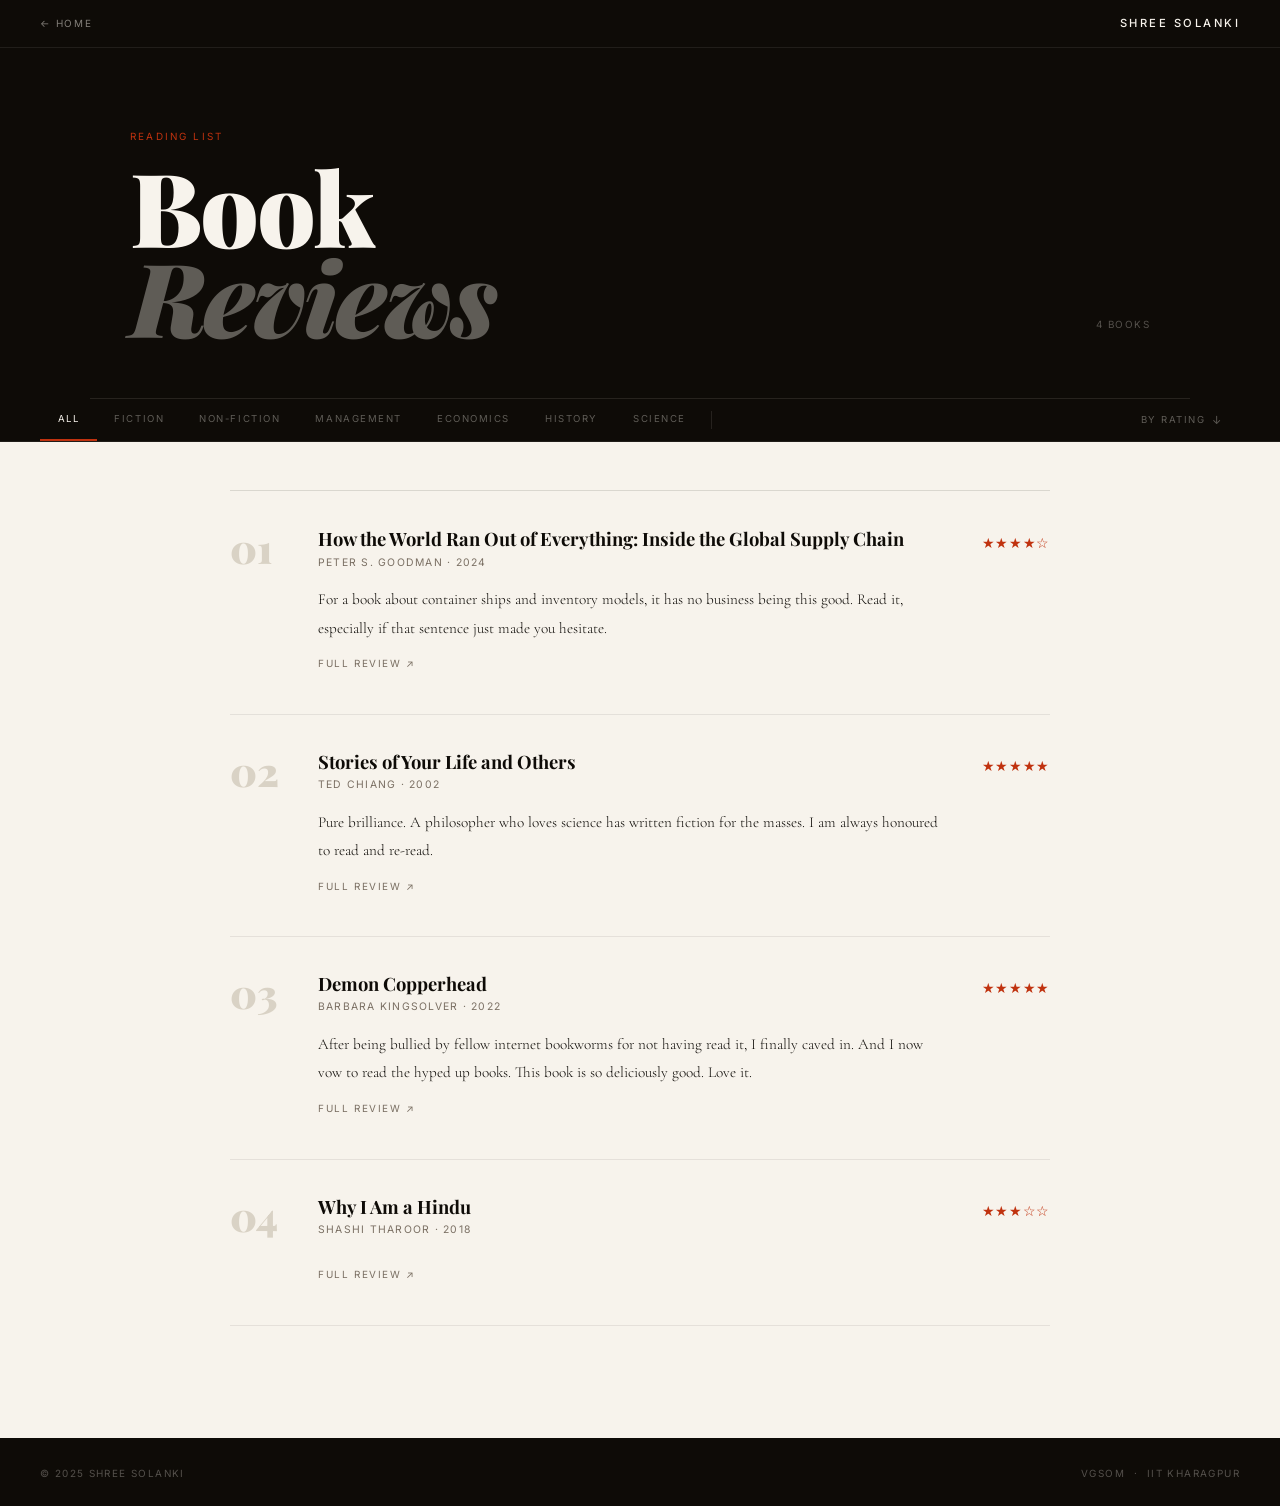
<file: books.html>
<!DOCTYPE html>
<html lang="en">
<head>
<meta charset="UTF-8">
<meta name="viewport" content="width=device-width, initial-scale=1.0">
<title>Book Reviews — Shree Solanki</title>
<link rel="stylesheet" href="style.css">
<style>
a { color: inherit; text-decoration: none; }
.arc-nav { position: fixed; top: 0; left: 0; right: 0; z-index: 500; height: 48px; display: flex; align-items: center; justify-content: space-between; padding: 0 2.5rem; background: var(--ink); border-bottom: 1px solid rgba(255,255,255,0.08); }
.arc-nav-back { font-family: var(--sans); font-size: 0.62rem; letter-spacing: 0.18em; text-transform: uppercase; color: rgba(247,243,236,0.5); text-decoration: none; transition: color 0.2s; }
.arc-nav-back:hover { color: var(--paper); }
.arc-nav-logo { font-family: var(--sans); font-size: 0.7rem; font-weight: 500; letter-spacing: 0.22em; text-transform: uppercase; color: var(--paper); text-decoration: none; }
.arc-header { padding-top: 48px; background: var(--ink); color: var(--paper); }
.arc-header-inner { max-width: 1100px; margin: 0 auto; padding: 5rem 2.5rem 3.5rem; border-bottom: 1px solid rgba(247,243,236,0.1); display: flex; align-items: flex-end; justify-content: space-between; gap: 2rem; }
.arc-kicker { font-family: var(--sans); font-size: 0.62rem; letter-spacing: 0.22em; text-transform: uppercase; color: var(--red); margin-bottom: 1rem; }
.arc-title { font-family: var(--disp); font-weight: 900; font-size: clamp(3.5rem, 8vw, 7rem); line-height: 0.88; letter-spacing: -0.02em; color: var(--paper); }
.arc-title em { font-style: italic; color: rgba(247,243,236,0.35); display: block; }
.arc-count { font-family: var(--sans); font-size: 0.62rem; letter-spacing: 0.14em; text-transform: uppercase; color: rgba(247,243,236,0.3); white-space: nowrap; padding-bottom: 0.5rem; }
.filter-bar { background: var(--ink); border-bottom: 1px solid rgba(247,243,236,0.08); padding: 0 2.5rem; display: flex; align-items: center; gap: 0; overflow-x: auto; -webkit-overflow-scrolling: touch; }
.filter-bar::-webkit-scrollbar { display: none; }
.filter-btn { font-family: var(--sans); font-size: 0.6rem; letter-spacing: 0.16em; text-transform: uppercase; color: rgba(247,243,236,0.35); background: transparent; border: none; border-bottom: 2px solid transparent; padding: 0.9rem 1.1rem; cursor: pointer; white-space: nowrap; transition: color 0.15s, border-color 0.15s; }
.filter-btn:hover { color: rgba(247,243,236,0.7); }
.filter-btn.active { color: var(--paper); border-bottom-color: var(--red); }
.filter-divider { width: 1px; height: 18px; background: rgba(247,243,236,0.1); margin: 0 0.5rem; flex-shrink: 0; }
.sort-btn { font-family: var(--sans); font-size: 0.6rem; letter-spacing: 0.16em; text-transform: uppercase; color: rgba(247,243,236,0.35); background: transparent; border: none; padding: 0.9rem 1.1rem; cursor: pointer; white-space: nowrap; transition: color 0.15s; display: flex; align-items: center; gap: 0.4rem; margin-left: auto; }
.sort-btn:hover, .sort-btn.active { color: var(--paper); }
.sort-arrow { font-size: 0.7rem; }
.arc-body { max-width: 900px; margin: 0 auto; padding: 3rem 2.5rem 7rem; }
.books-list { border-top: 1px solid rgba(14,11,7,0.12); }
.book-item { display: grid; grid-template-columns: 3.5rem 1fr auto; gap: 2rem; align-items: start; padding: 2.25rem 0; border-bottom: 1px solid rgba(14,11,7,0.08); }
.book-num { font-family: var(--disp); font-size: 2.5rem; line-height: 1; color: var(--faint); font-weight: 900; }
.book-title { font-family: var(--disp); font-size: 1.15rem; font-weight: 700; margin-bottom: 0.2rem; line-height: 1.2; color: var(--ink); }
.book-title a { transition: color 0.2s; }
.book-title a:hover { color: var(--red); }
.book-author { font-family: var(--sans); font-size: 0.65rem; letter-spacing: 0.12em; text-transform: uppercase; color: var(--muted); margin-bottom: 0.85rem; }
.book-review { font-family: var(--serif); font-size: 0.95rem; font-weight: 300; line-height: 1.85; color: var(--ink); }
.book-read-more { display: inline-block; margin-top: 0.85rem; font-family: var(--sans); font-size: 0.62rem; letter-spacing: 0.16em; text-transform: uppercase; color: var(--muted); text-decoration: none; transition: color 0.2s; }
.book-read-more:hover { color: var(--red); }
.book-rating { font-size: 0.85rem; color: var(--red); white-space: nowrap; padding-top: 0.25rem; letter-spacing: 0.05em; }
.book-genre { display: inline-block; margin-bottom: 0.6rem; font-family: var(--sans); font-size: 0.56rem; letter-spacing: 0.14em; text-transform: uppercase; color: var(--red); border: 1px solid var(--faint); padding: 0.15rem 0.5rem; }
.arc-empty { padding: 5rem 0; text-align: center; font-family: var(--serif); font-style: italic; color: var(--muted); font-size: 1.1rem; }
@media (max-width: 860px) { .arc-header-inner { flex-direction: column; align-items: flex-start; padding: 3rem 1.5rem 2rem; } .filter-bar { padding: 0 1.5rem; } .arc-body { padding: 2rem 1.5rem 5rem; } .book-item { grid-template-columns: 2.5rem 1fr; } .book-rating { grid-column: 2; } }
</style>
</head>
<body>
<nav class="arc-nav">
  <a href="index.html" class="arc-nav-back">← Home</a>
  <a href="index.html" class="arc-nav-logo">Shree Solanki</a>
</nav>
<header class="arc-header">
  <div class="arc-header-inner">
    <div>
      <p class="arc-kicker">Reading List</p>
      <h1 class="arc-title">Book<br><em>Reviews</em></h1>
    </div>
    <span class="arc-count" id="book-count">0 books</span>
  </div>
</header>
<div class="filter-bar">
  <button class="filter-btn active" data-filter="all">All</button>
  <button class="filter-btn" data-filter="Fiction">Fiction</button>
  <button class="filter-btn" data-filter="Non-Fiction">Non-Fiction</button>
  <button class="filter-btn" data-filter="Management">Management</button>
  <button class="filter-btn" data-filter="Economics">Economics</button>
  <button class="filter-btn" data-filter="History">History</button>
  <button class="filter-btn" data-filter="Science">Science</button>
  <div class="filter-divider"></div>
  <button class="sort-btn" id="sort-rating-btn">By rating <span class="sort-arrow">↓</span></button>
</div>
<div class="arc-body">
  <div class="books-list" id="book-list"><p class="arc-empty">Loading...</p></div>
</div>
<footer style="border-top:3px solid var(--ink);padding:1.5rem 2.5rem;display:flex;justify-content:space-between;align-items:center;background:var(--ink);">
  <p style="font-family:var(--sans);font-size:0.62rem;letter-spacing:0.14em;text-transform:uppercase;color:rgba(247,243,236,0.3);">&copy; 2025 Shree Solanki</p>
  <p style="font-family:var(--sans);font-size:0.62rem;letter-spacing:0.14em;text-transform:uppercase;color:rgba(247,243,236,0.3);">VGSOM &nbsp;&middot;&nbsp; IIT Kharagpur</p>
</footer>
<!-- BOOKS_DATA_START -->
<script>window.BOOKS = [{"title": "How the World Ran Out of Everything: Inside the Global Supply Chain", "author": "Peter S. Goodman \u00b7 2024", "rating": 4, "review": "For a book about container ships and inventory models, it has no business being this good. Read it, especially if that sentence just made you hesitate.", "slug": "How-the-World-Ran-Out-of-Everything", "genre": "", "hasReview": true}, {"title": "Stories of Your Life and Others", "author": "Ted Chiang \u00b7 2002", "rating": 5, "review": "Pure brilliance. A philosopher who loves science has written fiction for the masses. I am always honoured to read and re-read.", "slug": "stories-of-your-life-and-others", "genre": "", "hasReview": true}, {"title": "Demon Copperhead", "author": "Barbara Kingsolver \u00b7 2022", "rating": 5, "review": "After being bullied by fellow internet bookworms for not having read it, I finally caved in. And I now vow to read the hyped up books. This book is so deliciously good. Love it.", "slug": "demon-copperhead", "genre": "", "hasReview": true}, {"title": "Why I Am a Hindu", "author": "Shashi Tharoor \u00b7 2018", "rating": 3, "review": "", "slug": "why-i-am-a-hindu", "genre": "", "hasReview": true}];</script>
<!-- BOOKS_DATA_END -->
<script>
var books = window.BOOKS || [];
var activeFilter = 'all';
var sortByRating = false;
function stars(n) { return '★'.repeat(n||0) + '☆'.repeat(5-(n||0)); }
function render() {
  var list = document.getElementById('book-list');
  var filtered = books.filter(function(b) { return activeFilter === 'all' || b.genre === activeFilter; });
  if (sortByRating) { filtered = filtered.slice().sort(function(a,b) { return (b.rating||0)-(a.rating||0); }); }
  document.getElementById('book-count').textContent = filtered.length + ' book' + (filtered.length !== 1 ? 's' : '');
  if (!filtered.length) { list.innerHTML = '<p class="arc-empty">No books in this category yet.</p>'; return; }
  list.innerHTML = filtered.map(function(b, i) {
    var num = String(i+1).padStart(2,'0');
    var hasReview = b.hasReview && b.slug;
    var titleEl = hasReview ? '<a href="reviews/'+b.slug+'.html">'+b.title+'</a>' : (b.title||'Book Title');
    var readMore = hasReview ? '<a href="reviews/'+b.slug+'.html" class="book-read-more">Full review &#8599;</a>' : '';
    var genreTag = b.genre ? '<span class="book-genre">'+b.genre+'</span><br>' : '';
    return '<div class="book-item"><span class="book-num">'+num+'</span><div>'+genreTag+'<h3 class="book-title">'+titleEl+'</h3><p class="book-author">'+(b.author||'')+'</p><p class="book-review">'+(b.review||'')+'</p>'+readMore+'</div><div class="book-rating">'+stars(b.rating)+'</div></div>';
  }).join('');
}
document.querySelectorAll('.filter-btn').forEach(function(btn) {
  btn.addEventListener('click', function() {
    document.querySelectorAll('.filter-btn').forEach(function(b) { b.classList.remove('active'); });
    btn.classList.add('active');
    activeFilter = btn.dataset.filter;
    render();
  });
});
document.getElementById('sort-rating-btn').addEventListener('click', function() {
  sortByRating = !sortByRating;
  document.getElementById('sort-rating-btn').classList.toggle('active', sortByRating);
  render();
});
render();
</script>
</body>
</html>
</file>
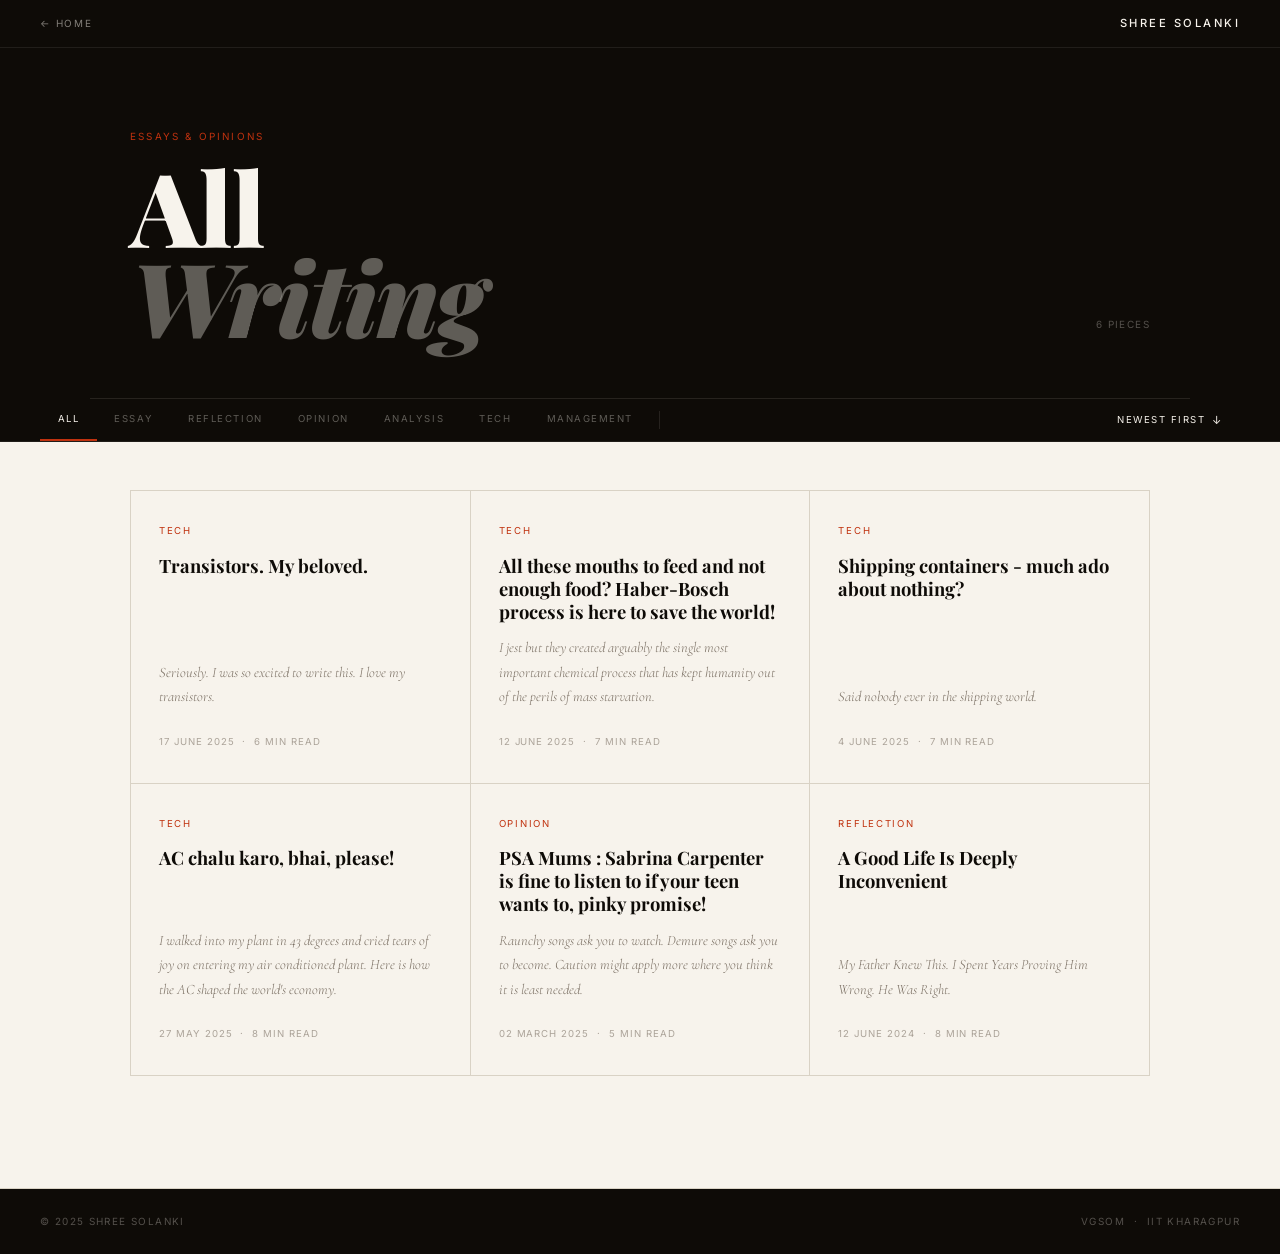
<file: writing.html>
<!DOCTYPE html>
<html lang="en">
<head>
<meta charset="UTF-8">
<meta name="viewport" content="width=device-width, initial-scale=1.0">
<title>Writing — Shree Solanki</title>
<link rel="stylesheet" href="style.css">
<style>
a { color: inherit; text-decoration: none; }
.arc-nav { position: fixed; top: 0; left: 0; right: 0; z-index: 500; height: 48px; display: flex; align-items: center; justify-content: space-between; padding: 0 2.5rem; background: var(--ink); border-bottom: 1px solid rgba(255,255,255,0.08); }
.arc-nav-back { font-family: var(--sans); font-size: 0.62rem; letter-spacing: 0.18em; text-transform: uppercase; color: rgba(247,243,236,0.5); text-decoration: none; transition: color 0.2s; }
.arc-nav-back:hover { color: var(--paper); }
.arc-nav-logo { font-family: var(--sans); font-size: 0.7rem; font-weight: 500; letter-spacing: 0.22em; text-transform: uppercase; color: var(--paper); text-decoration: none; }
.arc-header { padding-top: 48px; background: var(--ink); color: var(--paper); }
.arc-header-inner { max-width: 1100px; margin: 0 auto; padding: 5rem 2.5rem 3.5rem; border-bottom: 1px solid rgba(247,243,236,0.1); display: flex; align-items: flex-end; justify-content: space-between; gap: 2rem; }
.arc-kicker { font-family: var(--sans); font-size: 0.62rem; letter-spacing: 0.22em; text-transform: uppercase; color: var(--red); margin-bottom: 1rem; }
.arc-title { font-family: var(--disp); font-weight: 900; font-size: clamp(3.5rem, 8vw, 7rem); line-height: 0.88; letter-spacing: -0.02em; color: var(--paper); }
.arc-title em { font-style: italic; color: rgba(247,243,236,0.35); display: block; }
.arc-count { font-family: var(--sans); font-size: 0.62rem; letter-spacing: 0.14em; text-transform: uppercase; color: rgba(247,243,236,0.3); white-space: nowrap; padding-bottom: 0.5rem; }
.filter-bar { background: var(--ink); border-bottom: 1px solid rgba(247,243,236,0.08); padding: 0 2.5rem; display: flex; align-items: center; gap: 0; overflow-x: auto; -webkit-overflow-scrolling: touch; }
.filter-bar::-webkit-scrollbar { display: none; }
.filter-btn { font-family: var(--sans); font-size: 0.6rem; letter-spacing: 0.16em; text-transform: uppercase; color: rgba(247,243,236,0.35); background: transparent; border: none; border-bottom: 2px solid transparent; padding: 0.9rem 1.1rem; cursor: pointer; white-space: nowrap; transition: color 0.15s, border-color 0.15s; }
.filter-btn:hover { color: rgba(247,243,236,0.7); }
.filter-btn.active { color: var(--paper); border-bottom-color: var(--red); }
.filter-divider { width: 1px; height: 18px; background: rgba(247,243,236,0.1); margin: 0 0.5rem; flex-shrink: 0; }
.sort-btn { font-family: var(--sans); font-size: 0.6rem; letter-spacing: 0.16em; text-transform: uppercase; color: rgba(247,243,236,0.35); background: transparent; border: none; padding: 0.9rem 1.1rem; cursor: pointer; white-space: nowrap; transition: color 0.15s; display: flex; align-items: center; gap: 0.4rem; margin-left: auto; }
.sort-btn:hover, .sort-btn.active { color: var(--paper); }
.sort-arrow { font-size: 0.7rem; }
.arc-body { max-width: 1100px; margin: 0 auto; padding: 3rem 2.5rem 7rem; }
.writing-grid { display: grid; grid-template-columns: repeat(3, 1fr); border-left: 1px solid var(--faint); border-top: 1px solid var(--faint); }
.writing-card { padding: 2rem 1.75rem; border-right: 1px solid var(--faint); border-bottom: 1px solid var(--faint); text-decoration: none; color: var(--ink); display: flex; flex-direction: column; transition: background 0.2s; position: relative; }
.writing-card:hover { background: var(--cream); }
.writing-card:hover .writing-arrow { opacity: 1; }
.writing-arrow { position: absolute; top: 1.5rem; right: 1.5rem; font-size: 1rem; color: var(--red); opacity: 0; transition: opacity 0.2s; }
.writing-tag { font-family: var(--sans); font-size: 0.6rem; letter-spacing: 0.18em; text-transform: uppercase; color: var(--red); margin-bottom: 0.85rem; }
.writing-title { font-family: var(--disp); font-size: 1.15rem; font-weight: 700; line-height: 1.25; margin-bottom: 0.85rem; flex: 1; color: var(--ink); }
.writing-excerpt { font-family: var(--serif); font-style: italic; font-size: 0.9rem; font-weight: 300; color: var(--muted); line-height: 1.7; margin-bottom: 1.5rem; }
.writing-meta { font-family: var(--sans); font-size: 0.6rem; letter-spacing: 0.1em; color: var(--muted); text-transform: uppercase; margin-top: auto; opacity: 0.6; }
.arc-empty { grid-column: 1 / -1; padding: 5rem 2rem; text-align: center; font-family: var(--serif); font-style: italic; color: var(--muted); font-size: 1.1rem; }
@media (max-width: 860px) { .arc-header-inner { flex-direction: column; align-items: flex-start; padding: 3rem 1.5rem 2rem; } .filter-bar { padding: 0 1.5rem; } .arc-body { padding: 2rem 1.5rem 5rem; } .writing-grid { grid-template-columns: 1fr; } }
@media (max-width: 500px) { .arc-title { font-size: 3.5rem; } }
</style>
</head>
<body>
<nav class="arc-nav">
  <a href="index.html" class="arc-nav-back">← Home</a>
  <a href="index.html" class="arc-nav-logo">Shree Solanki</a>
</nav>
<header class="arc-header">
  <div class="arc-header-inner">
    <div>
      <p class="arc-kicker">Essays &amp; Opinions</p>
      <h1 class="arc-title">All<br><em>Writing</em></h1>
    </div>
    <span class="arc-count" id="essay-count">0 pieces</span>
  </div>
</header>
<div class="filter-bar">
  <button class="filter-btn active" data-filter="all">All</button>
  <button class="filter-btn" data-filter="Essay">Essay</button>
  <button class="filter-btn" data-filter="Reflection">Reflection</button>
  <button class="filter-btn" data-filter="Opinion">Opinion</button>
  <button class="filter-btn" data-filter="Analysis">Analysis</button>
  <button class="filter-btn" data-filter="Tech">Tech</button>
  <button class="filter-btn" data-filter="Management">Management</button>
  <div class="filter-divider"></div>
  <button class="sort-btn active" id="sort-btn">Newest first <span class="sort-arrow">↓</span></button>
</div>
<div class="arc-body">
  <div class="writing-grid" id="essay-grid"><p class="arc-empty">Loading...</p></div>
</div>
<footer style="border-top:1px solid var(--faint);padding:1.5rem 2.5rem;display:flex;justify-content:space-between;align-items:center;background:var(--ink);">
  <p style="font-family:var(--sans);font-size:0.62rem;letter-spacing:0.14em;text-transform:uppercase;color:rgba(247,243,236,0.3);">&copy; 2025 Shree Solanki</p>
  <p style="font-family:var(--sans);font-size:0.62rem;letter-spacing:0.14em;text-transform:uppercase;color:rgba(247,243,236,0.3);">VGSOM &nbsp;&middot;&nbsp; IIT Kharagpur</p>
</footer>
<!-- ESSAYS_DATA_START -->
<script>window.ESSAYS = [{"slug":"The-Unglamorous-Revolution-4","title":"Transistors. My beloved.","subtitle":"Seriously. I was so excited to write this. I love my transistors.","tag":"Tech","date":"17 June 2025","mins":6},{"slug":"The-Unglamorous-Revolution-3","title":"All these mouths to feed and not enough food? Haber-Bosch process is here to save the world!","subtitle":"I jest but they created arguably the single most important chemical process that has kept humanity out of the perils of  mass starvation.","tag":"Tech","date":"12 June 2025","mins":7},{"slug":"The-Unglamorous-Revolution-1","title":"AC chalu karo, bhai, please!","subtitle":"I walked into my plant in 43 degrees and cried tears of joy on entering my air conditioned plant. Here is how the AC shaped the world's economy.","tag":"Tech","date":"27 May 2025","mins":8},{"slug":"The-Unglamorous-Revolution-2","title":"Shipping containers - much ado about nothing?","subtitle":"Said nobody ever in the shipping world.","tag":"Tech","date":"4 June 2025","mins":7},{"slug":"sabrina-carpenter-is-fine","title":"PSA Mums : Sabrina Carpenter is fine to listen to if your teen wants to, pinky promise!","subtitle":"Raunchy songs ask you to watch. Demure songs ask you to become. Caution might apply more where you think it is least needed.","tag":"Opinion","date":"02 March 2025","mins":5},{"slug":"a-good-life-is-deeply-inconvenient","title":"A Good Life Is Deeply Inconvenient","subtitle":"My Father Knew This. I Spent Years Proving Him Wrong. He Was Right.","tag":"Reflection","date":"12 June 2024","mins":8}];</script>
<!-- ESSAYS_DATA_END -->
<script>
const essays = window.ESSAYS || [];
let activeFilter = 'all';
let sortOrder = 'desc';
function parseDate(d) {
  if (!d) return 0;
  const parsed = new Date(d); if (!isNaN(parsed)) return parsed.getTime();
  const months = {january:0,february:1,march:2,april:3,may:4,june:5,july:6,august:7,september:8,october:9,november:10,december:11};
  const parts = d.toLowerCase().split(/[\s,]+/);
  const monthIdx = parts.findIndex(p => months[p] !== undefined);
  if (monthIdx !== -1) { const year = parts.find(p => /^\d{4}$/.test(p)); const day = parts.find(p => /^\d{1,2}$/.test(p)); return new Date(+year||2025, months[parts[monthIdx]], +day||1).getTime(); }
  return 0;
}
function render() {
  const grid = document.getElementById('essay-grid');
  let filtered = essays.filter(e => activeFilter === 'all' || e.tag === activeFilter);
  filtered.sort((a,b) => { const da=parseDate(a.date),db=parseDate(b.date); return sortOrder==='desc'?db-da:da-db; });
  document.getElementById('essay-count').textContent = filtered.length + ' piece' + (filtered.length!==1?'s':'');
  if (!filtered.length) { grid.innerHTML = '<p class="arc-empty">No essays in this category yet.</p>'; return; }
  grid.innerHTML = filtered.map(e => `<a href="essays/${e.slug}.html" class="writing-card"><span class="writing-arrow">&#8599;</span><p class="writing-tag">${e.tag}</p><h3 class="writing-title">${e.title}</h3><p class="writing-excerpt">${e.subtitle||''}</p><p class="writing-meta">${e.date} &nbsp;&middot;&nbsp; ${e.mins} min read</p></a>`).join('');
}
document.querySelectorAll('.filter-btn').forEach(btn => btn.addEventListener('click', () => { document.querySelectorAll('.filter-btn').forEach(b=>b.classList.remove('active')); btn.classList.add('active'); activeFilter=btn.dataset.filter; render(); }));
document.getElementById('sort-btn').addEventListener('click', () => { sortOrder=sortOrder==='desc'?'asc':'desc'; const btn=document.getElementById('sort-btn'); btn.querySelector('.sort-arrow').textContent=sortOrder==='desc'?'↓':'↑'; btn.childNodes[0].textContent=sortOrder==='desc'?'Newest first ':'Oldest first '; render(); });
render();
</script>
</body>
</html>
</file>
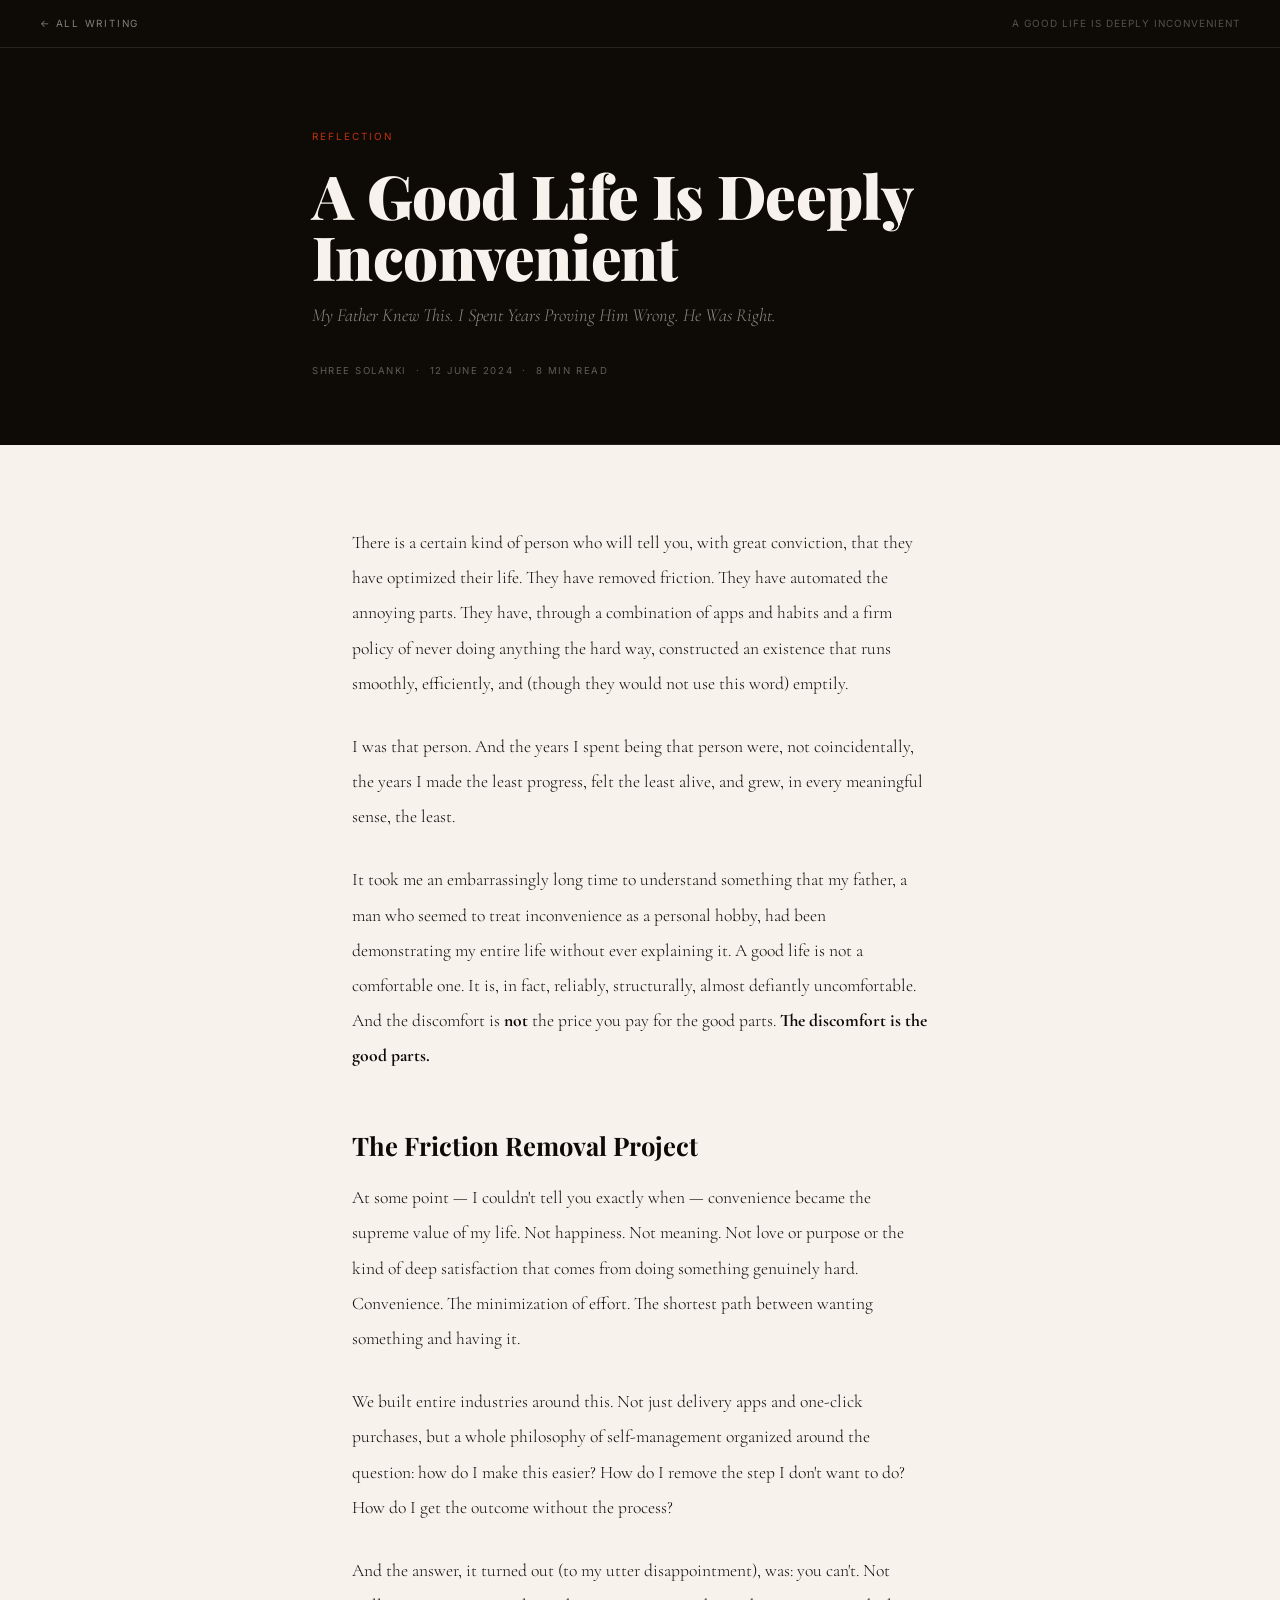
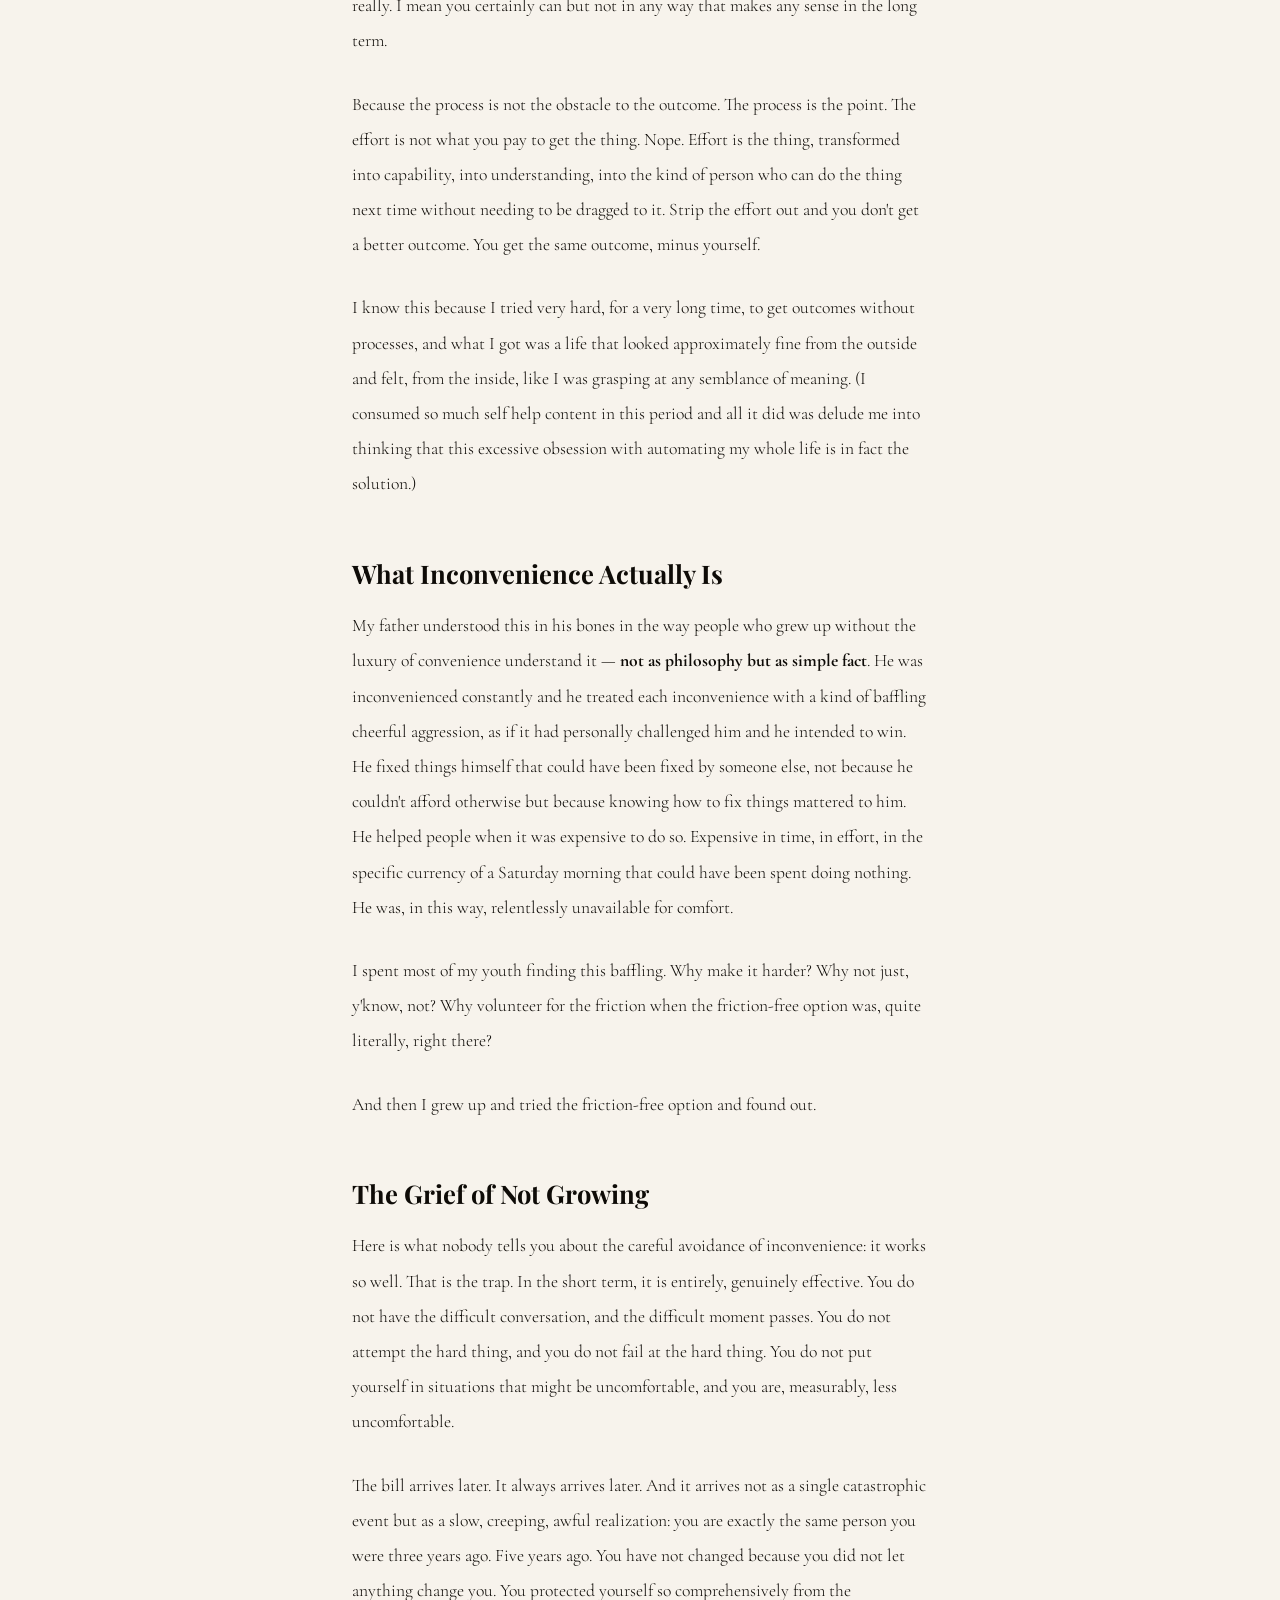
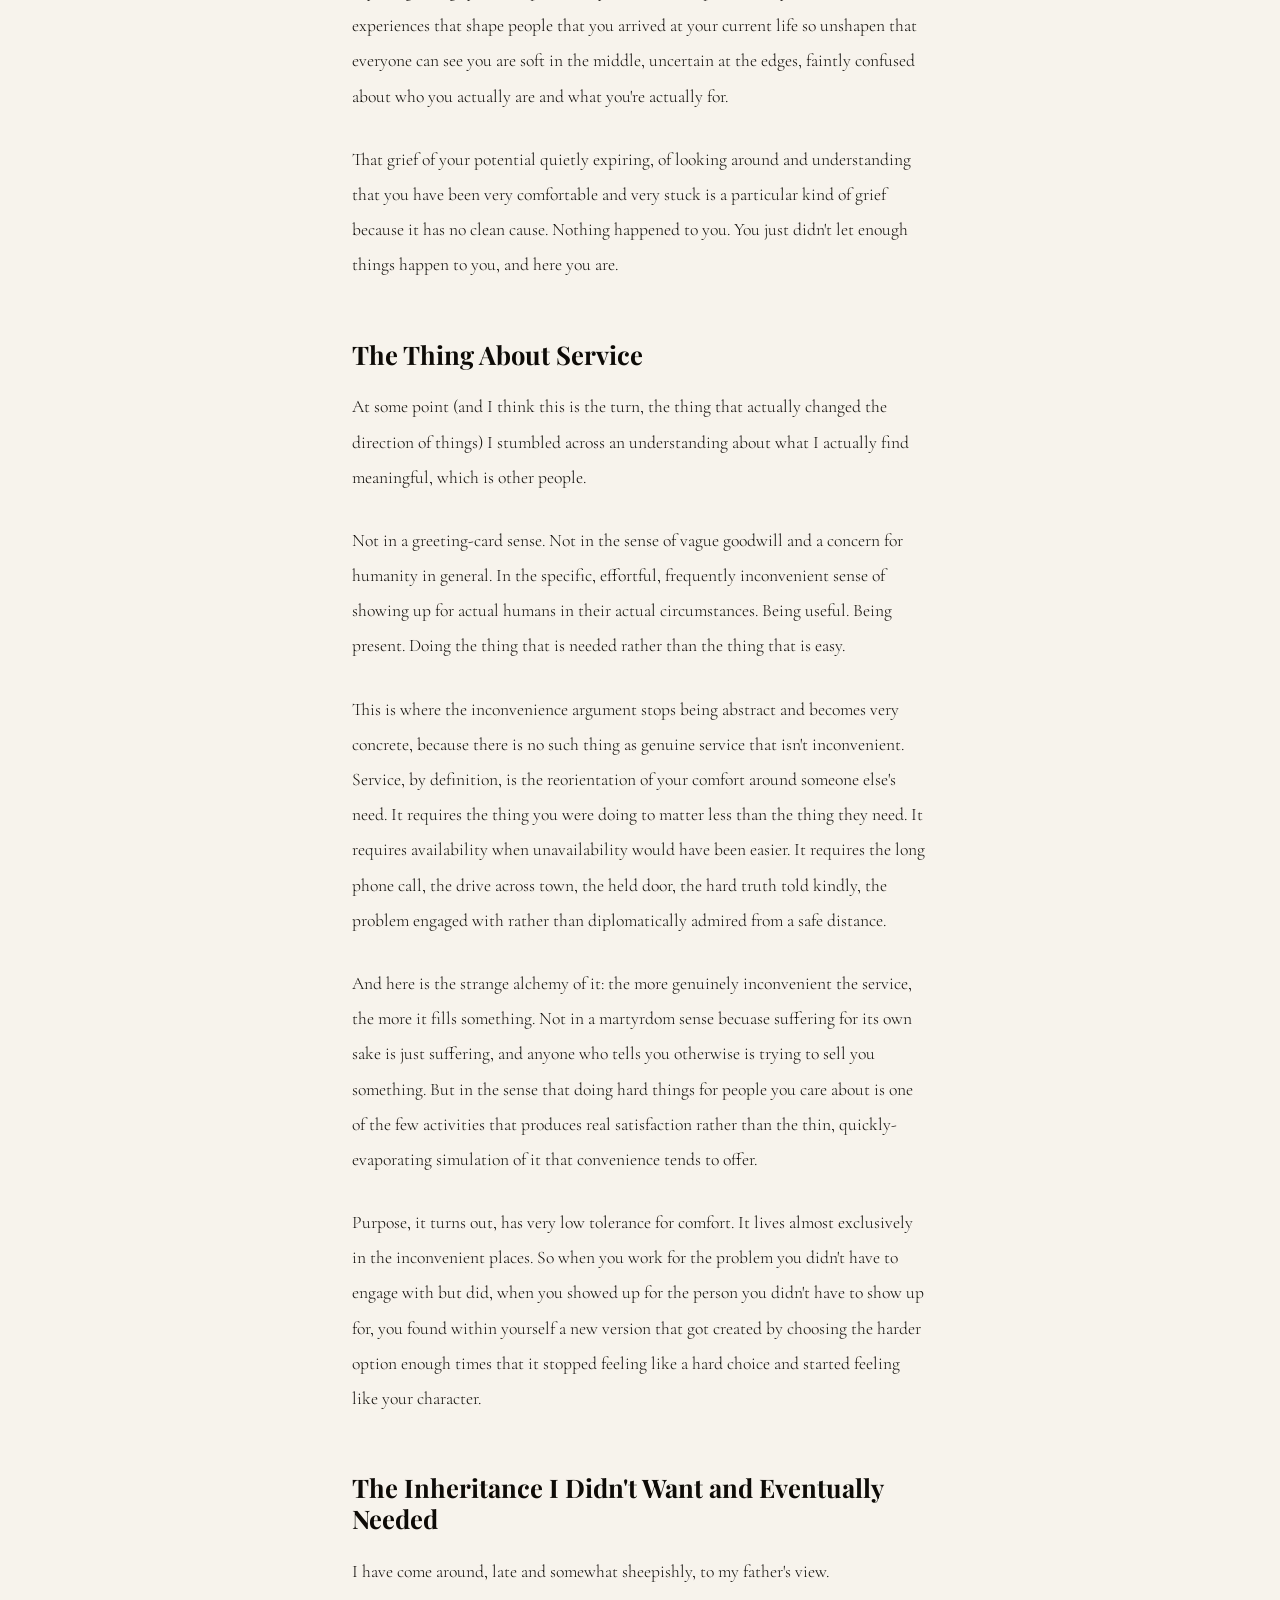
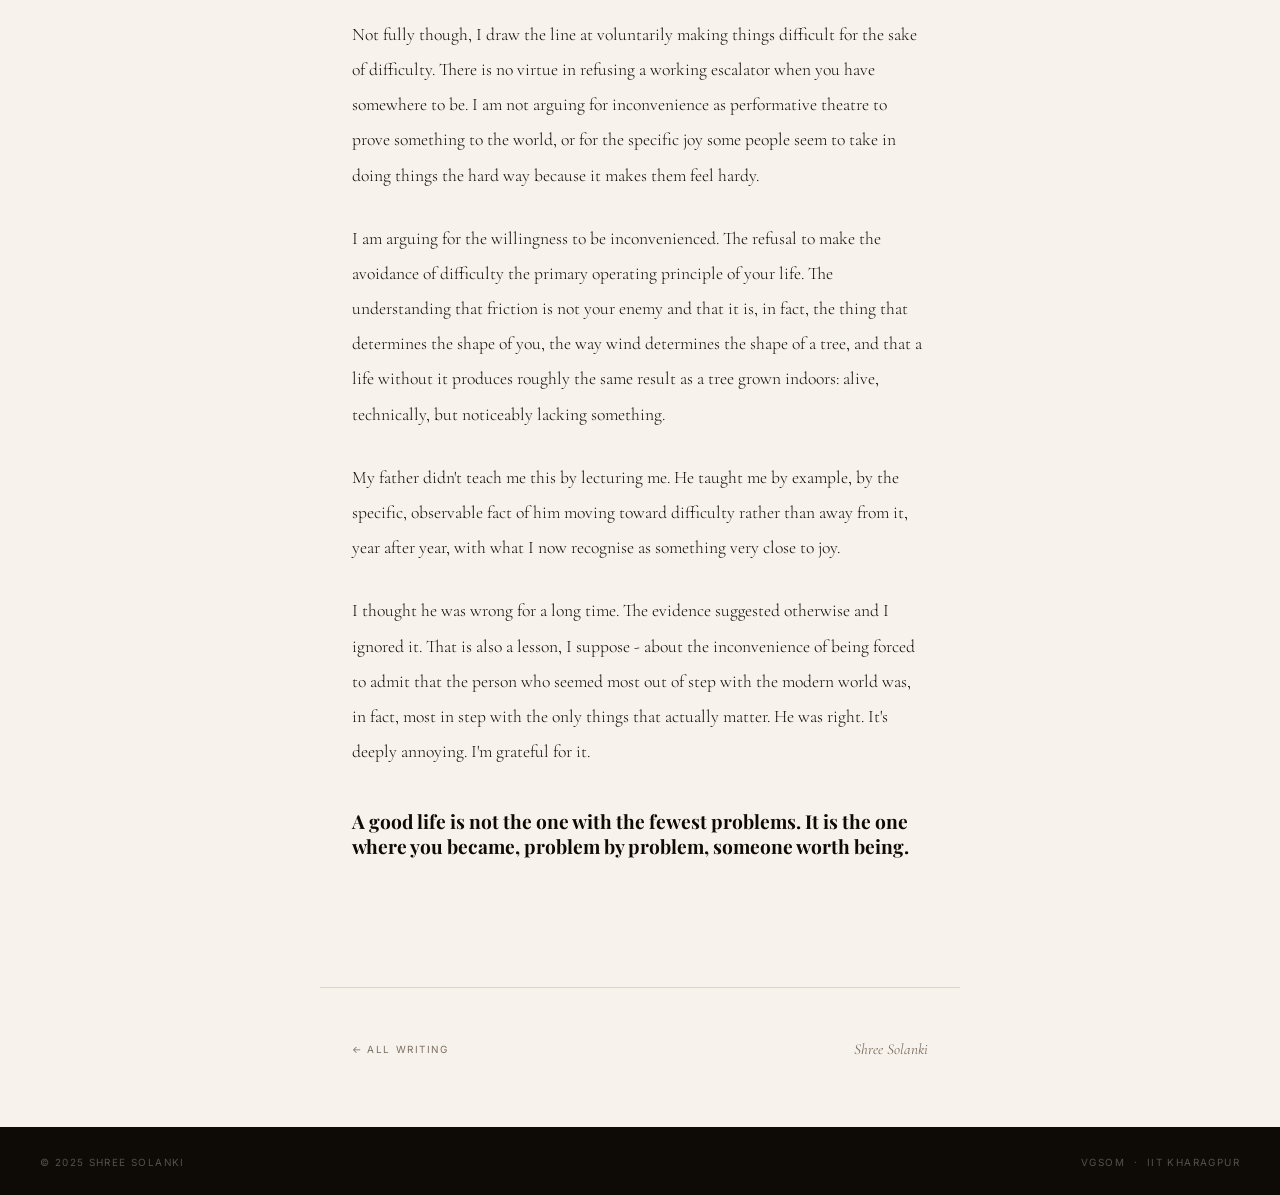
<file: essays/a-good-life-is-deeply-inconvenient.html>
<!DOCTYPE html>
<html lang="en">
<head>
<meta charset="UTF-8"><meta name="viewport" content="width=device-width, initial-scale=1.0">
<title>A Good Life Is Deeply Inconvenient — Shree Solanki</title>
<link rel="stylesheet" href="../style.css">
<style>
a{color:inherit;}
.essay-nav{position:fixed;top:0;left:0;right:0;z-index:500;display:flex;justify-content:space-between;align-items:center;padding:0 2.5rem;height:48px;background:var(--ink);border-bottom:1px solid rgba(247,243,236,0.1);}
.essay-nav-back{font-family:var(--sans);font-size:.62rem;letter-spacing:.18em;text-transform:uppercase;color:rgba(247,243,236,0.5);text-decoration:none;transition:color .2s;}
.essay-nav-back:hover{color:var(--paper);}
.essay-nav-title{font-family:var(--sans);font-size:.62rem;letter-spacing:.1em;text-transform:uppercase;color:rgba(247,243,236,0.3);max-width:40ch;overflow:hidden;text-overflow:ellipsis;white-space:nowrap;}
.essay-header{padding-top:48px;background:var(--ink);color:var(--paper);}
.essay-header-inner{max-width:720px;margin:0 auto;padding:5rem 2rem 4rem;border-bottom:1px solid rgba(247,243,236,0.1);}
.essay-tag{font-family:var(--sans);font-size:.62rem;letter-spacing:.2em;text-transform:uppercase;color:var(--red);margin-bottom:1.25rem;}
.essay-title{font-family:var(--disp);font-weight:900;font-size:clamp(2rem,5vw,3.8rem);line-height:1;letter-spacing:-.01em;margin-bottom:.75rem;}
.essay-subtitle{font-family:var(--serif);font-style:italic;font-weight:300;font-size:1.15rem;color:rgba(247,243,236,0.55);margin-bottom:2rem;}
.essay-meta{font-family:var(--sans);font-size:.6rem;letter-spacing:.16em;text-transform:uppercase;color:rgba(247,243,236,0.35);}
.essay-body{max-width:640px;margin:0 auto;padding:5rem 2rem 7rem;}
.essay-body p{font-family:var(--serif);font-size:1.1rem;font-weight:300;line-height:2;color:var(--ink);margin-bottom:1.75rem;}
.essay-body h2{font-family:var(--disp);font-size:1.6rem;font-weight:700;line-height:1.2;margin:3.5rem 0 1.25rem;}
.essay-body h3{font-family:var(--disp);font-size:1.2rem;font-weight:700;line-height:1.3;margin:2.5rem 0 1rem;}
.essay-body blockquote{margin:3rem 0;padding:0 0 0 2rem;border-left:3px solid var(--red);}
.essay-body blockquote p{font-style:italic;font-size:1.2rem;line-height:1.6;margin:0;}
.essay-body hr{border:none;text-align:center;margin:3.5rem auto;font-size:1.5rem;letter-spacing:.5em;}
.essay-body hr::after{content:'· · ·';}
.essay-footer-nav{max-width:640px;margin:0 auto 4rem;padding:3rem 2rem 0;border-top:1px solid var(--faint);display:flex;justify-content:space-between;align-items:center;}
.efn-back{font-family:var(--sans);font-size:.62rem;letter-spacing:.16em;text-transform:uppercase;color:var(--muted);text-decoration:none;transition:color .2s;}
.efn-back:hover{color:var(--red);}
.efn-label{font-family:var(--serif);font-style:italic;font-size:.95rem;color:var(--muted);}
</style>
</head>
<body>
<nav class="essay-nav">
  <a href="../writing.html" class="essay-nav-back">← All Writing</a>
  <span class="essay-nav-title">A Good Life Is Deeply Inconvenient</span>
</nav>
<header class="essay-header">
  <div class="essay-header-inner">
    <p class="essay-tag">Reflection</p>
    <h1 class="essay-title">A Good Life Is Deeply Inconvenient</h1>
    <p class="essay-subtitle">My Father Knew This. I Spent Years Proving Him Wrong. He Was Right.</p>
    <p class="essay-meta">Shree Solanki &nbsp;·&nbsp; 12 June 2024 &nbsp;·&nbsp; 8 min read</p>
  </div>
</header>
<article class="essay-body"><p>There is a certain kind of person who will tell you, with great conviction, that they have optimized their life. They have removed friction. They have automated the annoying parts. They have, through a combination of apps and habits and a firm policy of never doing anything the hard way, constructed an existence that runs smoothly, efficiently, and (though they would not use this word) emptily.</p>
<p>I was that person. And the years I spent being that person were, not coincidentally, the years I made the least progress, felt the least alive, and grew, in every meaningful sense, the least.</p>
<p>It took me an embarrassingly long time to understand something that my father, a man who seemed to treat inconvenience as a personal hobby, had been demonstrating my entire life without ever explaining it. A good life is not a comfortable one. It is, in fact, reliably, structurally, almost defiantly uncomfortable. And the discomfort is <strong>not </strong> the price you pay for the good parts. <strong>The discomfort is the good parts.</strong></p>
<h2>The Friction Removal Project</h2>
<p>At some point — I couldn't tell you exactly when — convenience became the supreme value of my life. Not happiness. Not meaning. Not love or purpose or the kind of deep satisfaction that comes from doing something genuinely hard. Convenience. The minimization of effort. The shortest path between wanting something and having it.</p>
<p>We built entire industries around this. Not just delivery apps and one-click purchases, but a whole philosophy of self-management organized around the question: how do I make this easier? How do I remove the step I don't want to do? How do I get the outcome without the process?</p>
<p>And the answer, it turned out (to my utter disappointment), was: you can't. Not really. I mean you certainly can but not in any way that makes any sense in the long term.</p>
<p>Because the process is not the obstacle to the outcome. The process is the point. The effort is not what you pay to get the thing. Nope. Effort is the thing, transformed into capability, into understanding, into the kind of person who can do the thing next time without needing to be dragged to it. Strip the effort out and you don't get a better outcome. You get the same outcome, minus yourself.</p>
<p>I know this because I tried very hard, for a very long time, to get outcomes without processes, and what I got was a life that looked approximately fine from the outside and felt, from the inside, like I was grasping at any semblance of meaning. (I consumed so much self help content in this period and all it did was delude me into thinking that this excessive obsession with automating my whole life is in fact the solution.)</p>
<h2>What Inconvenience Actually Is</h2>
<p>My father understood this in his bones in the way people who grew up without the luxury of convenience understand it — <strong>not as philosophy but as simple fact</strong>. He was inconvenienced constantly and he treated each inconvenience with a kind of baffling cheerful aggression, as if it had personally challenged him and he intended to win. He fixed things himself that could have been fixed by someone else, not because he couldn't afford otherwise but because knowing how to fix things mattered to him. He helped people when it was expensive to do so. Expensive in time, in effort, in the specific currency of a Saturday morning that could have been spent doing nothing. He was, in this way, relentlessly unavailable for comfort.</p>
<p>I spent most of my youth finding this baffling. Why make it harder? Why not just, y'know, not? Why volunteer for the friction when the friction-free option was, quite literally, right there?</p>
<p>And then I grew up and tried the friction-free option and found out.</p>
<h2>The Grief of Not Growing</h2>
<p>Here is what nobody tells you about the careful avoidance of inconvenience: it works so well. That is the trap. In the short term, it is entirely, genuinely effective. You do not have the difficult conversation, and the difficult moment passes. You do not attempt the hard thing, and you do not fail at the hard thing. You do not put yourself in situations that might be uncomfortable, and you are, measurably, less uncomfortable.</p>
<p>The bill arrives later. It always arrives later. And it arrives not as a single catastrophic event but as a slow, creeping, awful realization: you are exactly the same person you were three years ago. Five years ago. You have not changed because you did not let anything change you. You protected yourself so comprehensively from the experiences that shape people that you arrived at your current life so unshapen that everyone can see you are soft in the middle, uncertain at the edges, faintly confused about who you actually are and what you're actually for.</p>
<p>That grief of your potential quietly expiring, of looking around and understanding that you have been very comfortable and very stuck is a particular kind of grief because it has no clean cause. Nothing happened to you. You just didn't let enough things happen to you, and here you are.</p>
<h2>The Thing About Service</h2>
<p>At some point (and I think this is the turn, the thing that actually changed the direction of things) I stumbled across an understanding about what I actually find meaningful, which is other people.</p>
<p>Not in a greeting-card sense. Not in the sense of vague goodwill and a concern for humanity in general. In the specific, effortful, frequently inconvenient sense of showing up for actual humans in their actual circumstances. Being useful. Being present. Doing the thing that is needed rather than the thing that is easy.</p>
<p>This is where the inconvenience argument stops being abstract and becomes very concrete, because there is no such thing as genuine service that isn't inconvenient. Service, by definition, is the reorientation of your comfort around someone else's need. It requires the thing you were doing to matter less than the thing they need. It requires availability when unavailability would have been easier. It requires the long phone call, the drive across town, the held door, the hard truth told kindly, the problem engaged with rather than diplomatically admired from a safe distance.</p>
<p>And here is the strange alchemy of it: the more genuinely inconvenient the service, the more it fills something. Not in a martyrdom sense becuase suffering for its own sake is just suffering, and anyone who tells you otherwise is trying to sell you something. But in the sense that doing hard things for people you care about is one of the few activities that produces real satisfaction rather than the thin, quickly-evaporating simulation of it that convenience tends to offer.</p>
<p>Purpose, it turns out, has very low tolerance for comfort. It lives almost exclusively in the inconvenient places. So when you work for the problem you didn't have to engage with but did, when you showed up for the person you didn't have to show up for, you found within yourself a new version that got created by choosing the harder option enough times that it stopped feeling like a hard choice and started feeling like your character.</p>
<h2>The Inheritance I Didn't Want and Eventually Needed</h2>
<p>I have come around, late and somewhat sheepishly, to my father's view.</p>
<p>Not fully though, I draw the line at voluntarily making things difficult for the sake of difficulty. There is no virtue in refusing a working escalator when you have somewhere to be. I am not arguing for inconvenience as performative theatre to prove something to the world, or for the specific joy some people seem to take in doing things the hard way because it makes them feel hardy.</p>
<p>I am arguing for the willingness to be inconvenienced. The refusal to make the avoidance of difficulty the primary operating principle of your life. The understanding that friction is not your enemy and that it is, in fact, the thing that determines the shape of you, the way wind determines the shape of a tree, and that a life without it produces roughly the same result as a tree grown indoors: alive, technically, but noticeably lacking something.</p>
<p>My father didn't teach me this by lecturing me. He taught me by example, by the specific, observable fact of him moving toward difficulty rather than away from it, year after year, with what I now recognise as something very close to joy.</p>
<p>I thought he was wrong for a long time. The evidence suggested otherwise and I ignored it. That is also a lesson, I suppose - about the inconvenience of being forced to admit that the person who seemed most out of step with the modern world was, in fact, most in step with the only things that actually matter. He was right. It's deeply annoying. I'm grateful for it.</p>
<h3>A good life is not the one with the fewest problems. It is the one where you became, problem by problem, someone worth being.</h3>
</article>
<div class="essay-footer-nav">
  <a href="../writing.html" class="efn-back">← All writing</a>
  <span class="efn-label">Shree Solanki</span>
</div>
<footer><p>&copy; 2025 Shree Solanki</p><p>VGSOM &nbsp;·&nbsp; IIT Kharagpur</p></footer>
</body></html>
</file>
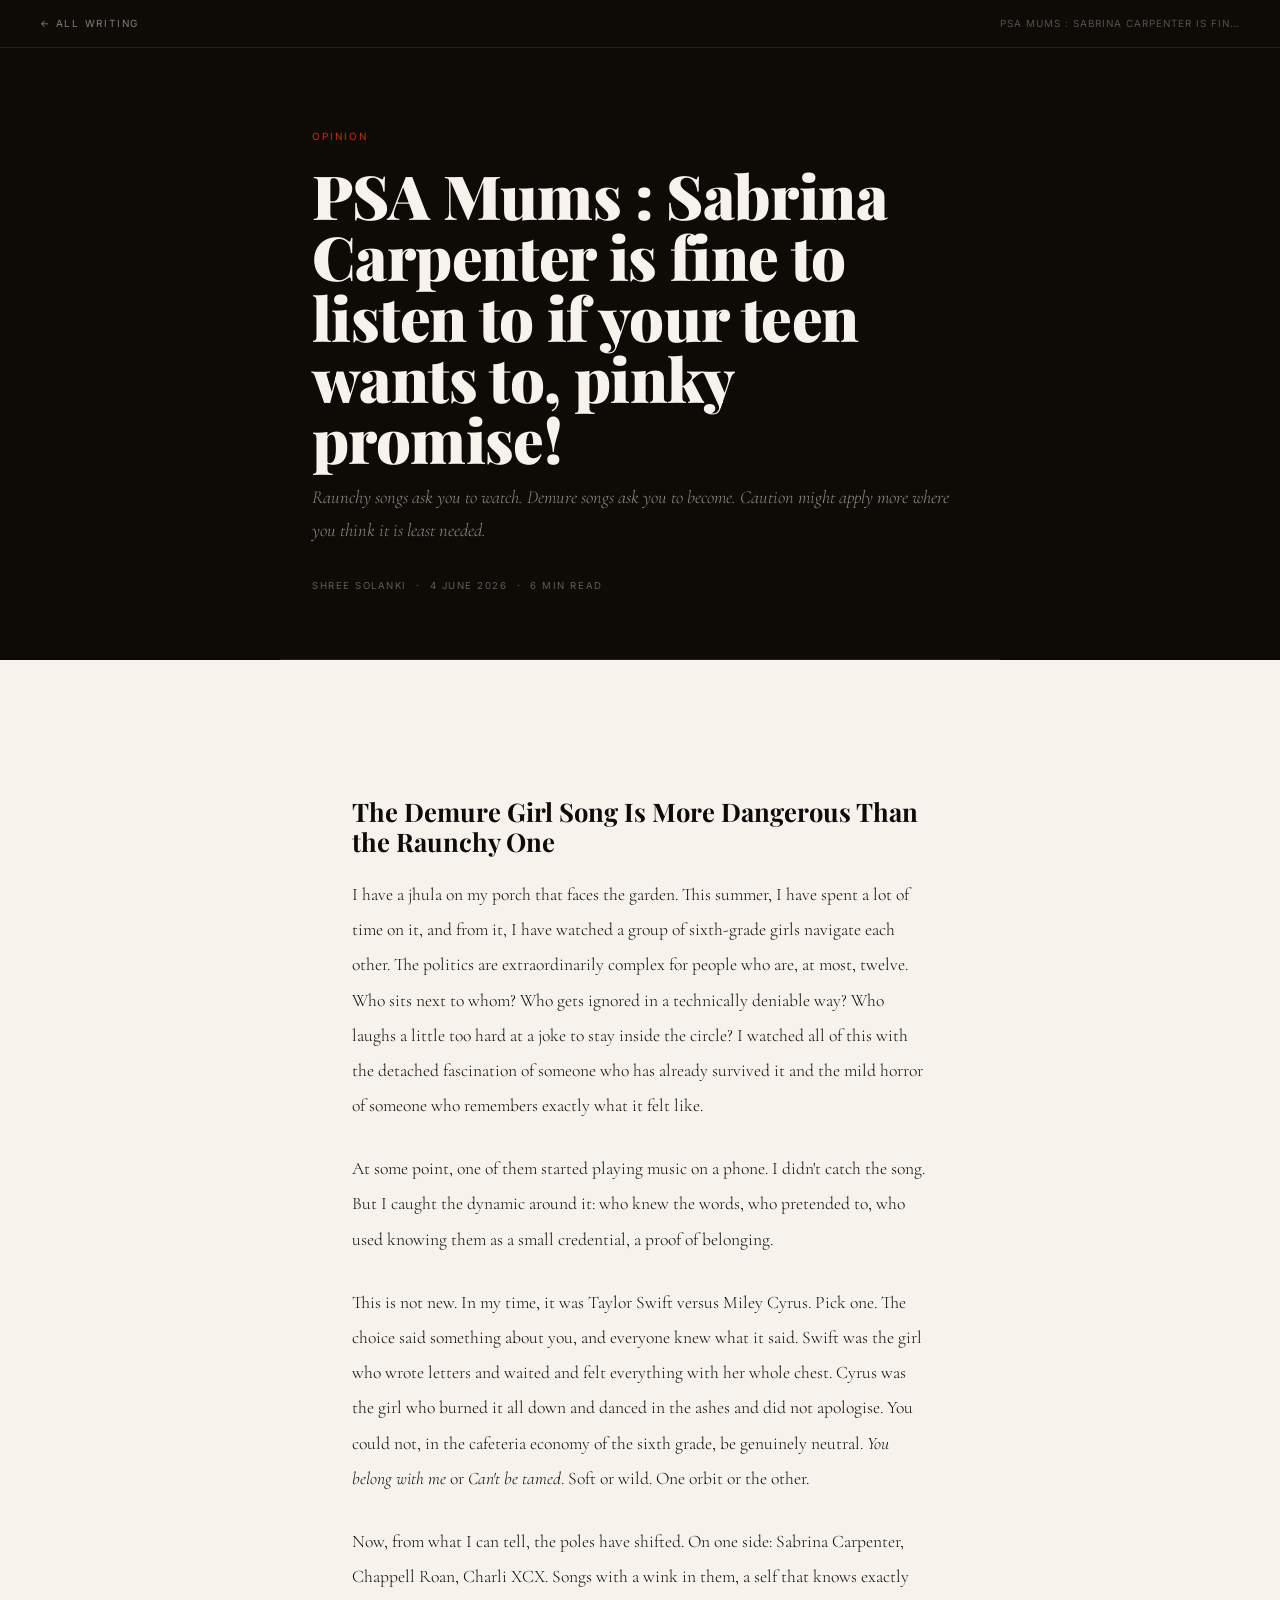
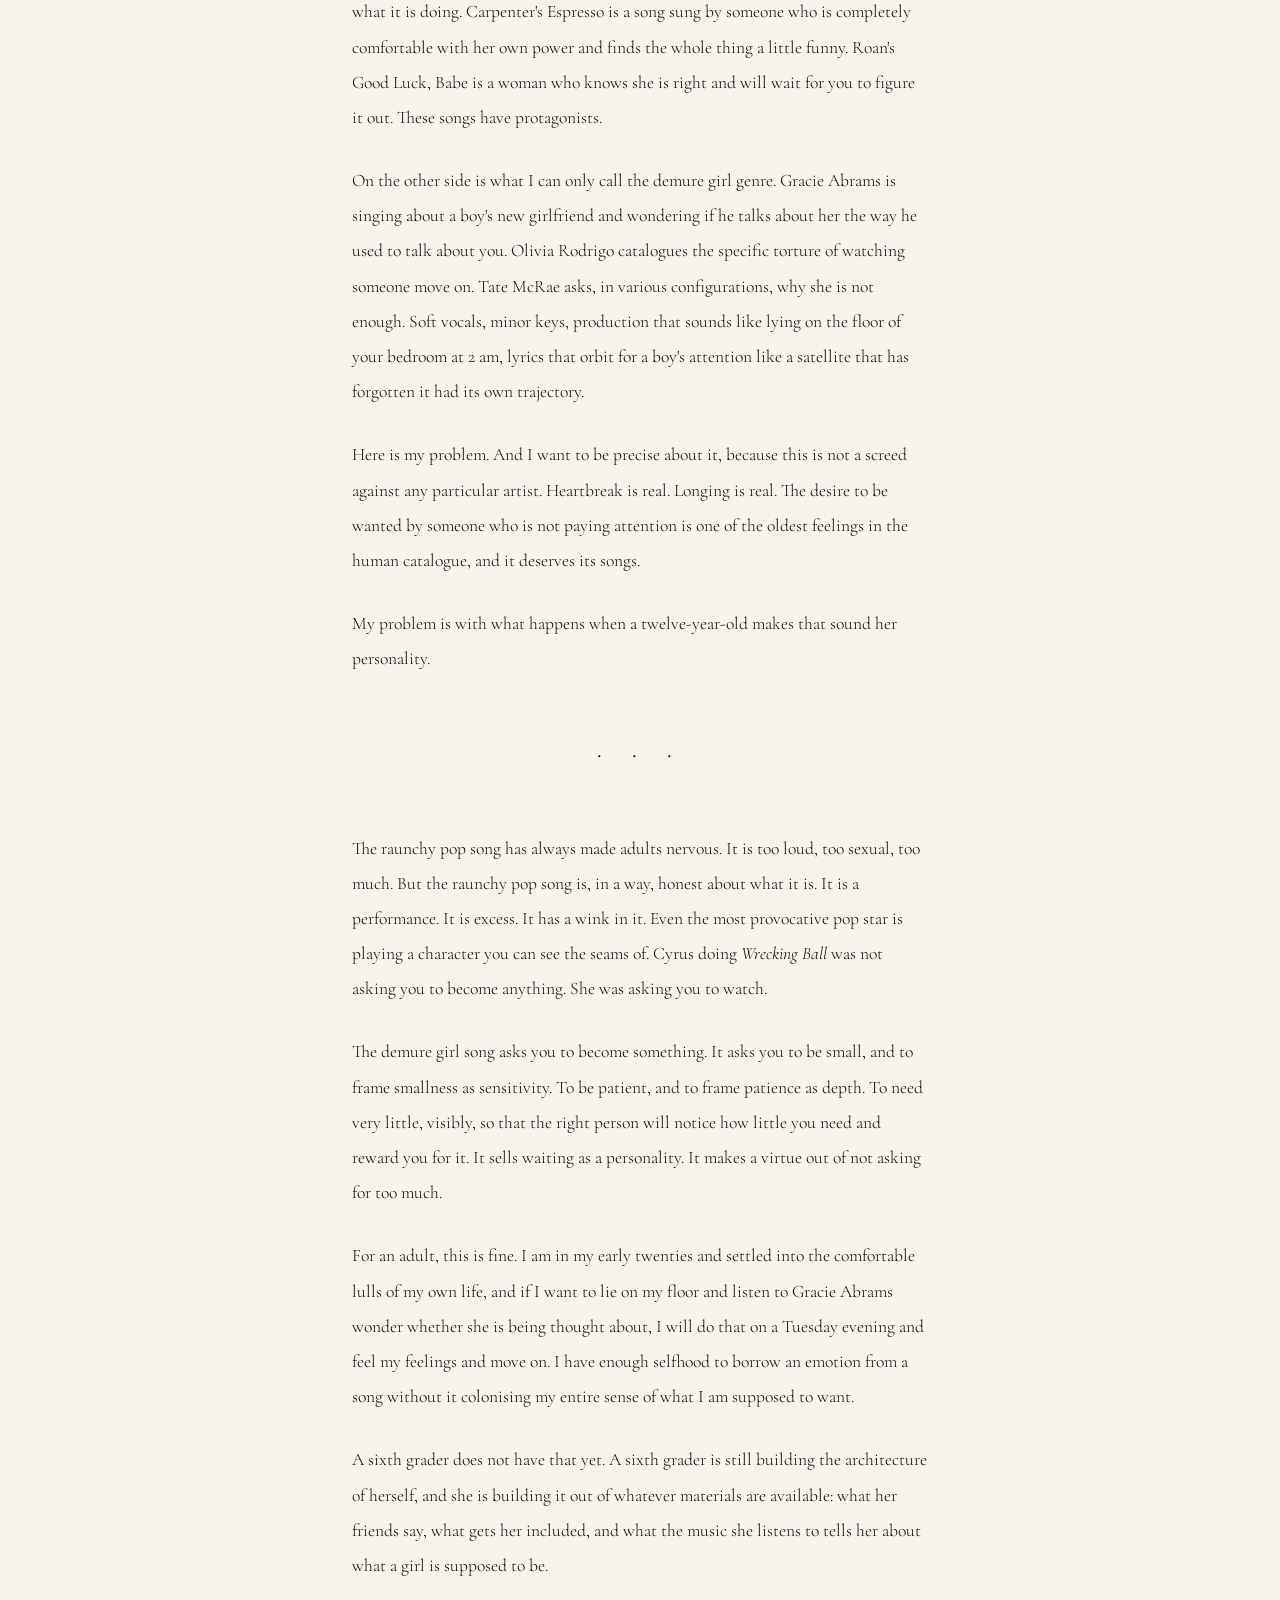
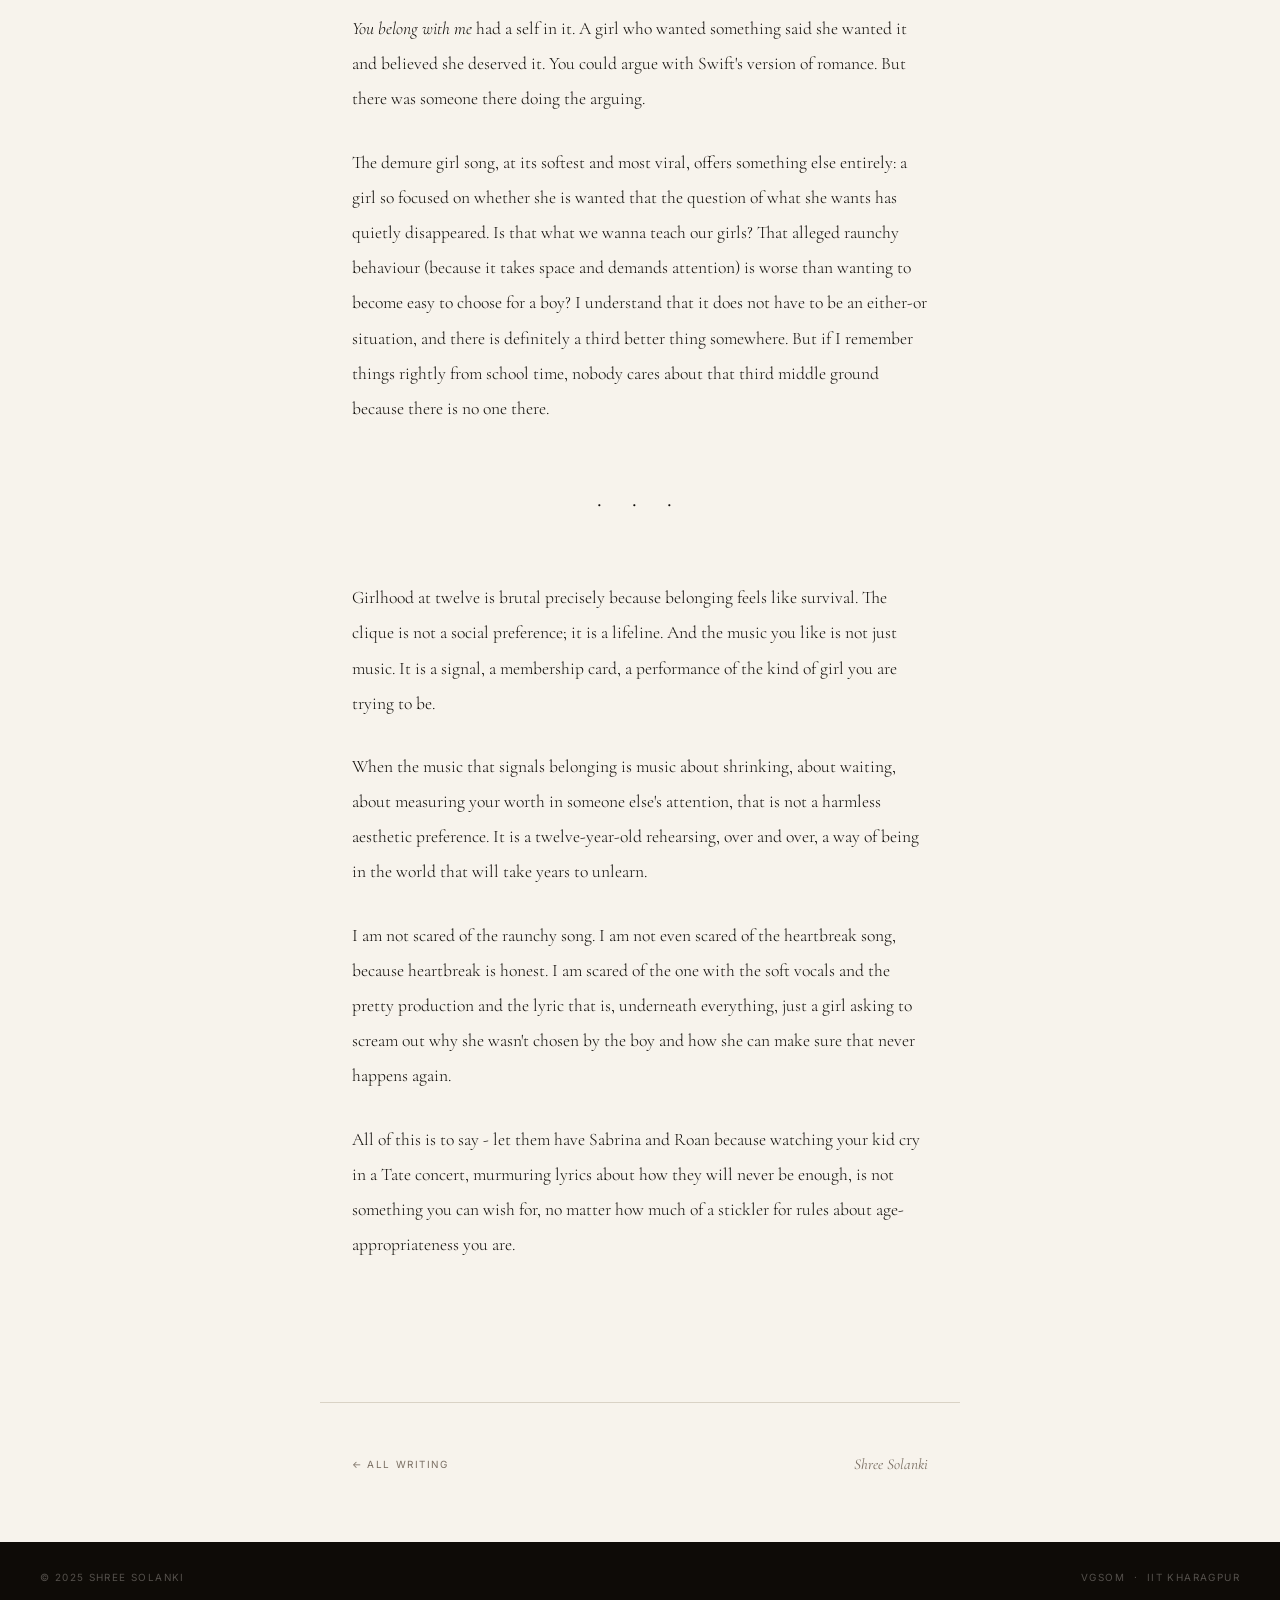
<file: essays/sabrina-carpenter-is-fine.html>
<!DOCTYPE html>
<html lang="en">
<head>
<meta charset="UTF-8"><meta name="viewport" content="width=device-width, initial-scale=1.0">
<title>PSA Mums : Sabrina Carpenter is fine to listen to if your teen wants to, pinky promise!  — Shree Solanki</title>
<link rel="stylesheet" href="../style.css">
<style>
a{color:inherit;}
.essay-nav{position:fixed;top:0;left:0;right:0;z-index:500;display:flex;justify-content:space-between;align-items:center;padding:0 2.5rem;height:48px;background:var(--ink);border-bottom:1px solid rgba(247,243,236,0.1);}
.essay-nav-back{font-family:var(--sans);font-size:.62rem;letter-spacing:.18em;text-transform:uppercase;color:rgba(247,243,236,0.5);text-decoration:none;transition:color .2s;}
.essay-nav-back:hover{color:var(--paper);}
.essay-nav-title{font-family:var(--sans);font-size:.62rem;letter-spacing:.1em;text-transform:uppercase;color:rgba(247,243,236,0.3);max-width:40ch;overflow:hidden;text-overflow:ellipsis;white-space:nowrap;}
.essay-header{padding-top:48px;background:var(--ink);color:var(--paper);}
.essay-header-inner{max-width:720px;margin:0 auto;padding:5rem 2rem 4rem;border-bottom:1px solid rgba(247,243,236,0.1);}
.essay-tag{font-family:var(--sans);font-size:.62rem;letter-spacing:.2em;text-transform:uppercase;color:var(--red);margin-bottom:1.25rem;}
.essay-title{font-family:var(--disp);font-weight:900;font-size:clamp(2rem,5vw,3.8rem);line-height:1;letter-spacing:-.01em;margin-bottom:.75rem;}
.essay-subtitle{font-family:var(--serif);font-style:italic;font-weight:300;font-size:1.15rem;color:rgba(247,243,236,0.55);margin-bottom:2rem;}
.essay-meta{font-family:var(--sans);font-size:.6rem;letter-spacing:.16em;text-transform:uppercase;color:rgba(247,243,236,0.35);}
.essay-body{max-width:640px;margin:0 auto;padding:5rem 2rem 7rem;}
.essay-body p{font-family:var(--serif);font-size:1.1rem;font-weight:300;line-height:2;color:var(--ink);margin-bottom:1.75rem;}
.essay-body h2{font-family:var(--disp);font-size:1.6rem;font-weight:700;line-height:1.2;margin:3.5rem 0 1.25rem;}
.essay-body h3{font-family:var(--disp);font-size:1.2rem;font-weight:700;line-height:1.3;margin:2.5rem 0 1rem;}
.essay-body blockquote{margin:3rem 0;padding:0 0 0 2rem;border-left:3px solid var(--red);}
.essay-body blockquote p{font-style:italic;font-size:1.2rem;line-height:1.6;margin:0;}
.essay-body hr{border:none;text-align:center;margin:3.5rem auto;font-size:1.5rem;letter-spacing:.5em;}
.essay-body hr::after{content:'· · ·';}
.essay-footer-nav{max-width:640px;margin:0 auto 4rem;padding:3rem 2rem 0;border-top:1px solid var(--faint);display:flex;justify-content:space-between;align-items:center;}
.efn-back{font-family:var(--sans);font-size:.62rem;letter-spacing:.16em;text-transform:uppercase;color:var(--muted);text-decoration:none;transition:color .2s;}
.efn-back:hover{color:var(--red);}
.efn-label{font-family:var(--serif);font-style:italic;font-size:.95rem;color:var(--muted);}
</style>
</head>
<body>
<nav class="essay-nav">
  <a href="../writing.html" class="essay-nav-back">← All Writing</a>
  <span class="essay-nav-title">PSA Mums : Sabrina Carpenter is fine to listen to if your teen wants to, pinky promise! </span>
</nav>
<header class="essay-header">
  <div class="essay-header-inner">
    <p class="essay-tag">Opinion</p>
    <h1 class="essay-title">PSA Mums : Sabrina Carpenter is fine to listen to if your teen wants to, pinky promise! </h1>
    <p class="essay-subtitle">Raunchy songs ask you to watch. Demure songs ask you to become. Caution might apply more where you think it is least needed. </p>
    <p class="essay-meta">Shree Solanki &nbsp;·&nbsp; 4 June 2026 &nbsp;·&nbsp; 6 min read</p>
  </div>
</header>
<article class="essay-body"><h2>The Demure Girl Song Is More Dangerous Than the Raunchy One</h2>
<p>I have a jhula on my porch that faces the garden. This summer, I have spent a lot of time on it, and from it, I have watched a group of sixth-grade girls navigate each other. The politics are extraordinarily complex for people who are, at most, twelve. Who sits next to whom? Who gets ignored in a technically deniable way? Who laughs a little too hard at a joke to stay inside the circle? I watched all of this with the detached fascination of someone who has already survived it and the mild horror of someone who remembers exactly what it felt like.</p>
<p>At some point, one of them started playing music on a phone. I didn't catch the song. But I caught the dynamic around it: who knew the words, who pretended to, who used knowing them as a small credential, a proof of belonging.</p>
<p>This is not new. In my time, it was Taylor Swift versus Miley Cyrus. Pick one. The choice said something about you, and everyone knew what it said. Swift was the girl who wrote letters and waited and felt everything with her whole chest. Cyrus was the girl who burned it all down and danced in the ashes and did not apologise. You could not, in the cafeteria economy of the sixth grade, be genuinely neutral. <em>You belong with me</em> or <em>Can't be tamed</em>. Soft or wild. One orbit or the other.</p>
<p>Now, from what I can tell, the poles have shifted. On one side: Sabrina Carpenter, Chappell Roan, Charli XCX. Songs with a wink in them, a self that knows exactly what it is doing. Carpenter's Espresso is a song sung by someone who is completely comfortable with her own power and finds the whole thing a little funny. Roan's Good Luck, Babe is a woman who knows she is right and will wait for you to figure it out. These songs have protagonists.</p>
<p>On the other side is what I can only call the demure girl genre. Gracie Abrams is singing about a boy's new girlfriend and wondering if he talks about her the way he used to talk about you. Olivia Rodrigo catalogues the specific torture of watching someone move on. Tate McRae asks, in various configurations, why she is not enough. Soft vocals, minor keys, production that sounds like lying on the floor of your bedroom at 2 am, lyrics that orbit for a boy's attention like a satellite that has forgotten it had its own trajectory.</p>
<p>Here is my problem. And I want to be precise about it, because this is not a screed against any particular artist. Heartbreak is real. Longing is real. The desire to be wanted by someone who is not paying attention is one of the oldest feelings in the human catalogue, and it deserves its songs.</p>
<p>My problem is with what happens when a twelve-year-old makes that sound her personality.</p>
<hr>
<p>The raunchy pop song has always made adults nervous. It is too loud, too sexual, too much. But the raunchy pop song is, in a way, honest about what it is. It is a performance. It is excess. It has a wink in it. Even the most provocative pop star is playing a character you can see the seams of. Cyrus doing <em>Wrecking Ball</em> was not asking you to become anything. She was asking you to watch.</p>
<p>The demure girl song asks you to become something. It asks you to be small, and to frame smallness as sensitivity. To be patient, and to frame patience as depth. To need very little, visibly, so that the right person will notice how little you need and reward you for it. It sells waiting as a personality. It makes a virtue out of not asking for too much.</p>
<p>For an adult, this is fine. I am in my early twenties and settled into the comfortable lulls of my own life, and if I want to lie on my floor and listen to Gracie Abrams wonder whether she is being thought about, I will do that on a Tuesday evening and feel my feelings and move on. I have enough selfhood to borrow an emotion from a song without it colonising my entire sense of what I am supposed to want.</p>
<p>A sixth grader does not have that yet. A sixth grader is still building the architecture of herself, and she is building it out of whatever materials are available: what her friends say, what gets her included, and what the music she listens to tells her about what a girl is supposed to be.</p>
<p><em>You belong with me</em> had a self in it. A girl who wanted something said she wanted it and believed she deserved it. You could argue with Swift's version of romance. But there was someone there doing the arguing.</p>
<p>The demure girl song, at its softest and most viral, offers something else entirely: a girl so focused on whether she is wanted that the question of what she wants has quietly disappeared. Is that what we wanna teach our girls? That alleged raunchy behaviour (because it takes space and demands attention) is worse than wanting to become easy to choose for a boy? I understand that it does not have to be an either-or situation, and there is definitely a third better thing somewhere. But if I remember things rightly from school time, nobody cares about that third middle ground because there is no one there.</p>
<hr>
<p>Girlhood at twelve is brutal precisely because belonging feels like survival. The clique is not a social preference; it is a lifeline. And the music you like is not just music. It is a signal, a membership card, a performance of the kind of girl you are trying to be.</p>
<p>When the music that signals belonging is music about shrinking, about waiting, about measuring your worth in someone else's attention, that is not a harmless aesthetic preference. It is a twelve-year-old rehearsing, over and over, a way of being in the world that will take years to unlearn.</p>
<p>I am not scared of the raunchy song. I am not even scared of the heartbreak song, because heartbreak is honest. I am scared of the one with the soft vocals and the pretty production and the lyric that is, underneath everything, just a girl asking to scream out why she wasn't chosen by the boy and how she can make sure that never happens again.</p>
<p>All of this is to say - let them have Sabrina and Roan because watching your kid cry in a Tate concert, murmuring lyrics about how they will never be enough, is not something you can wish for, no matter how much of a stickler for rules about age-appropriateness you are.</p></article>
<div class="essay-footer-nav">
  <a href="../writing.html" class="efn-back">← All writing</a>
  <span class="efn-label">Shree Solanki</span>
</div>
<footer><p>&copy; 2025 Shree Solanki</p><p>VGSOM &nbsp;·&nbsp; IIT Kharagpur</p></footer>
</body></html>
</file>
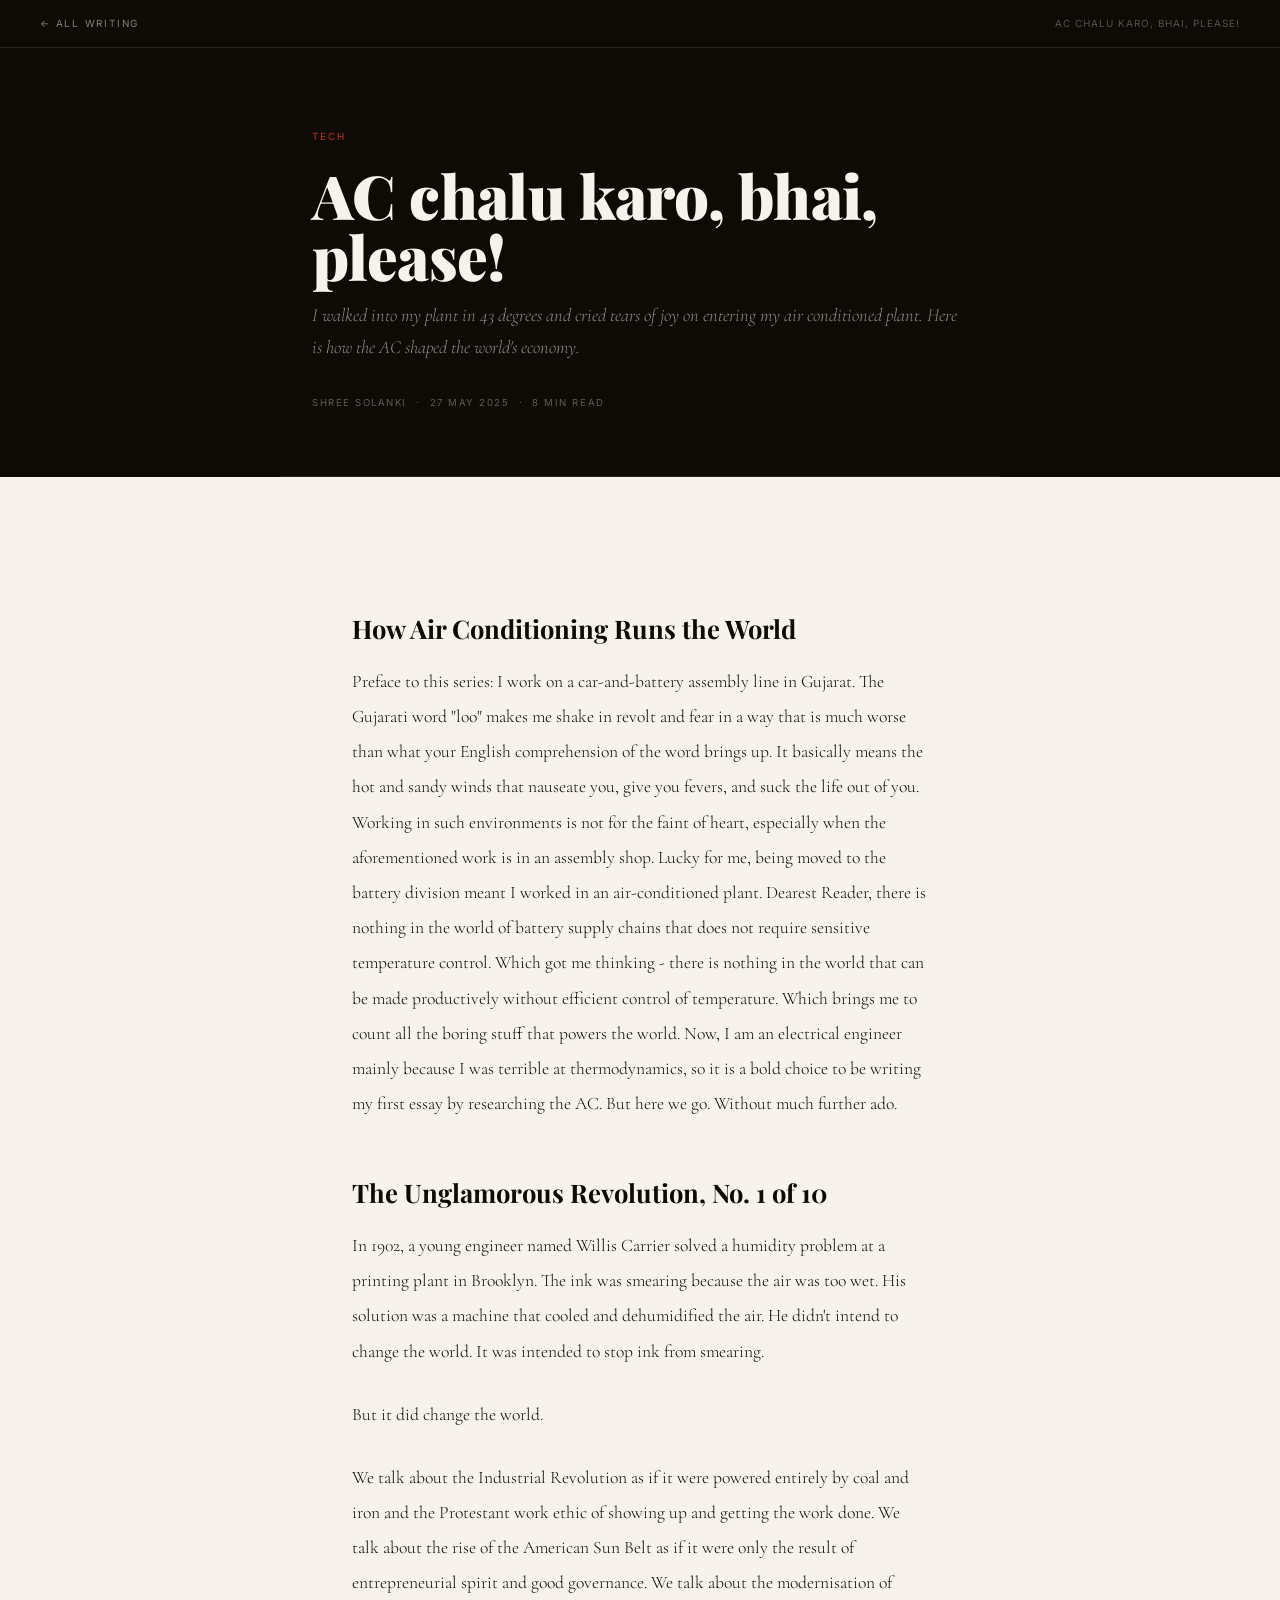
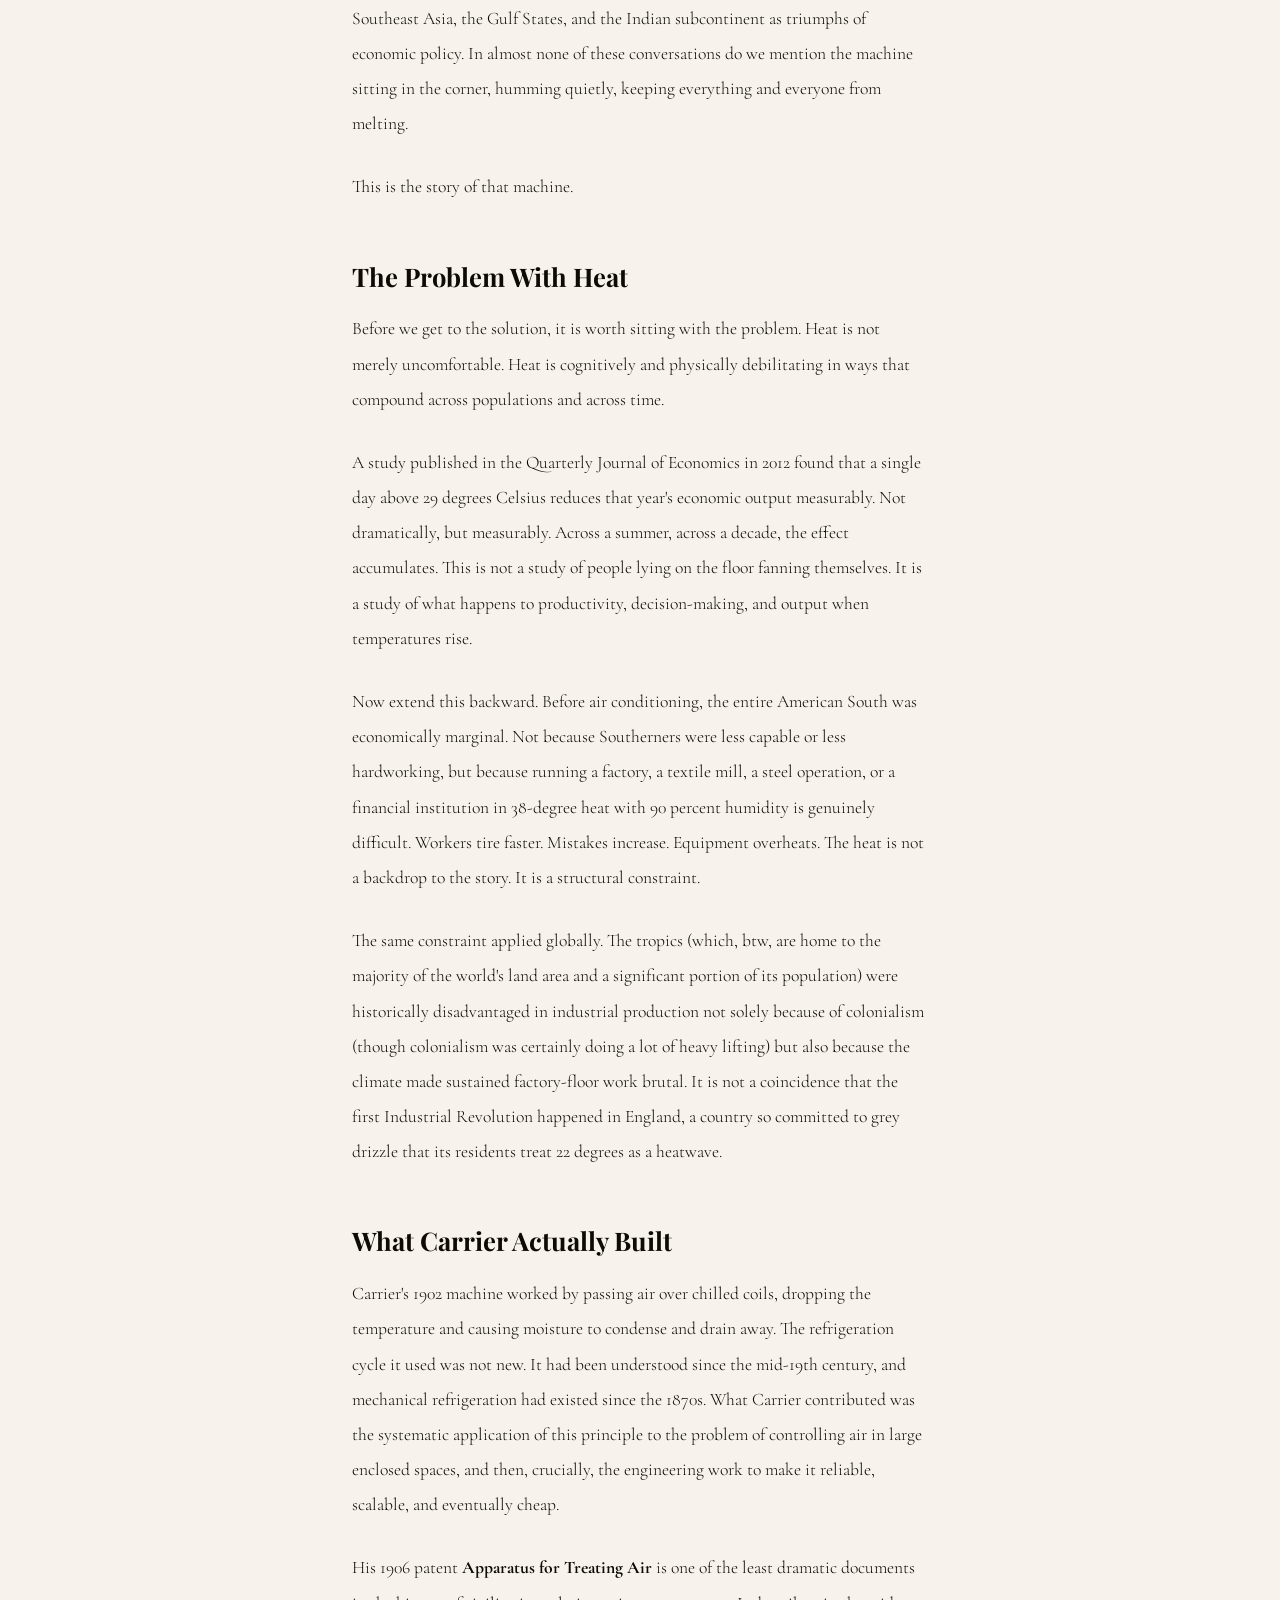
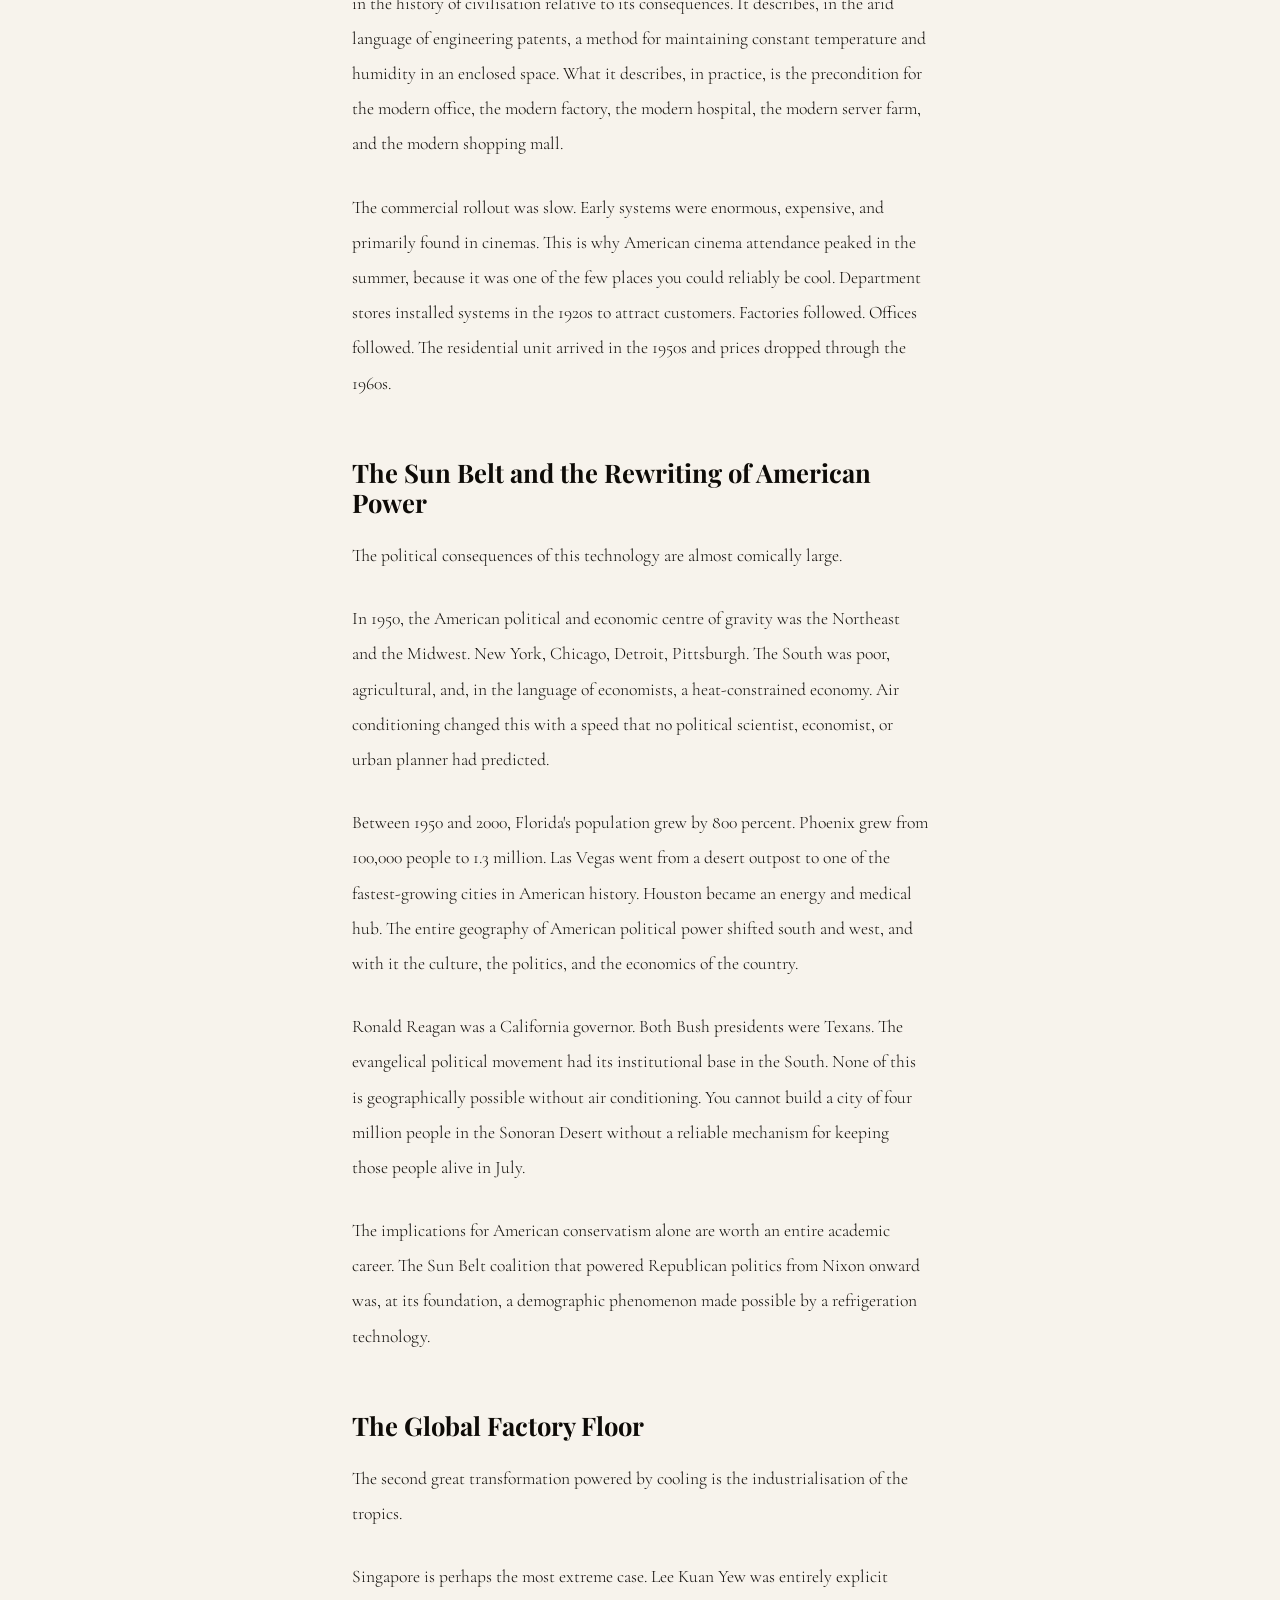
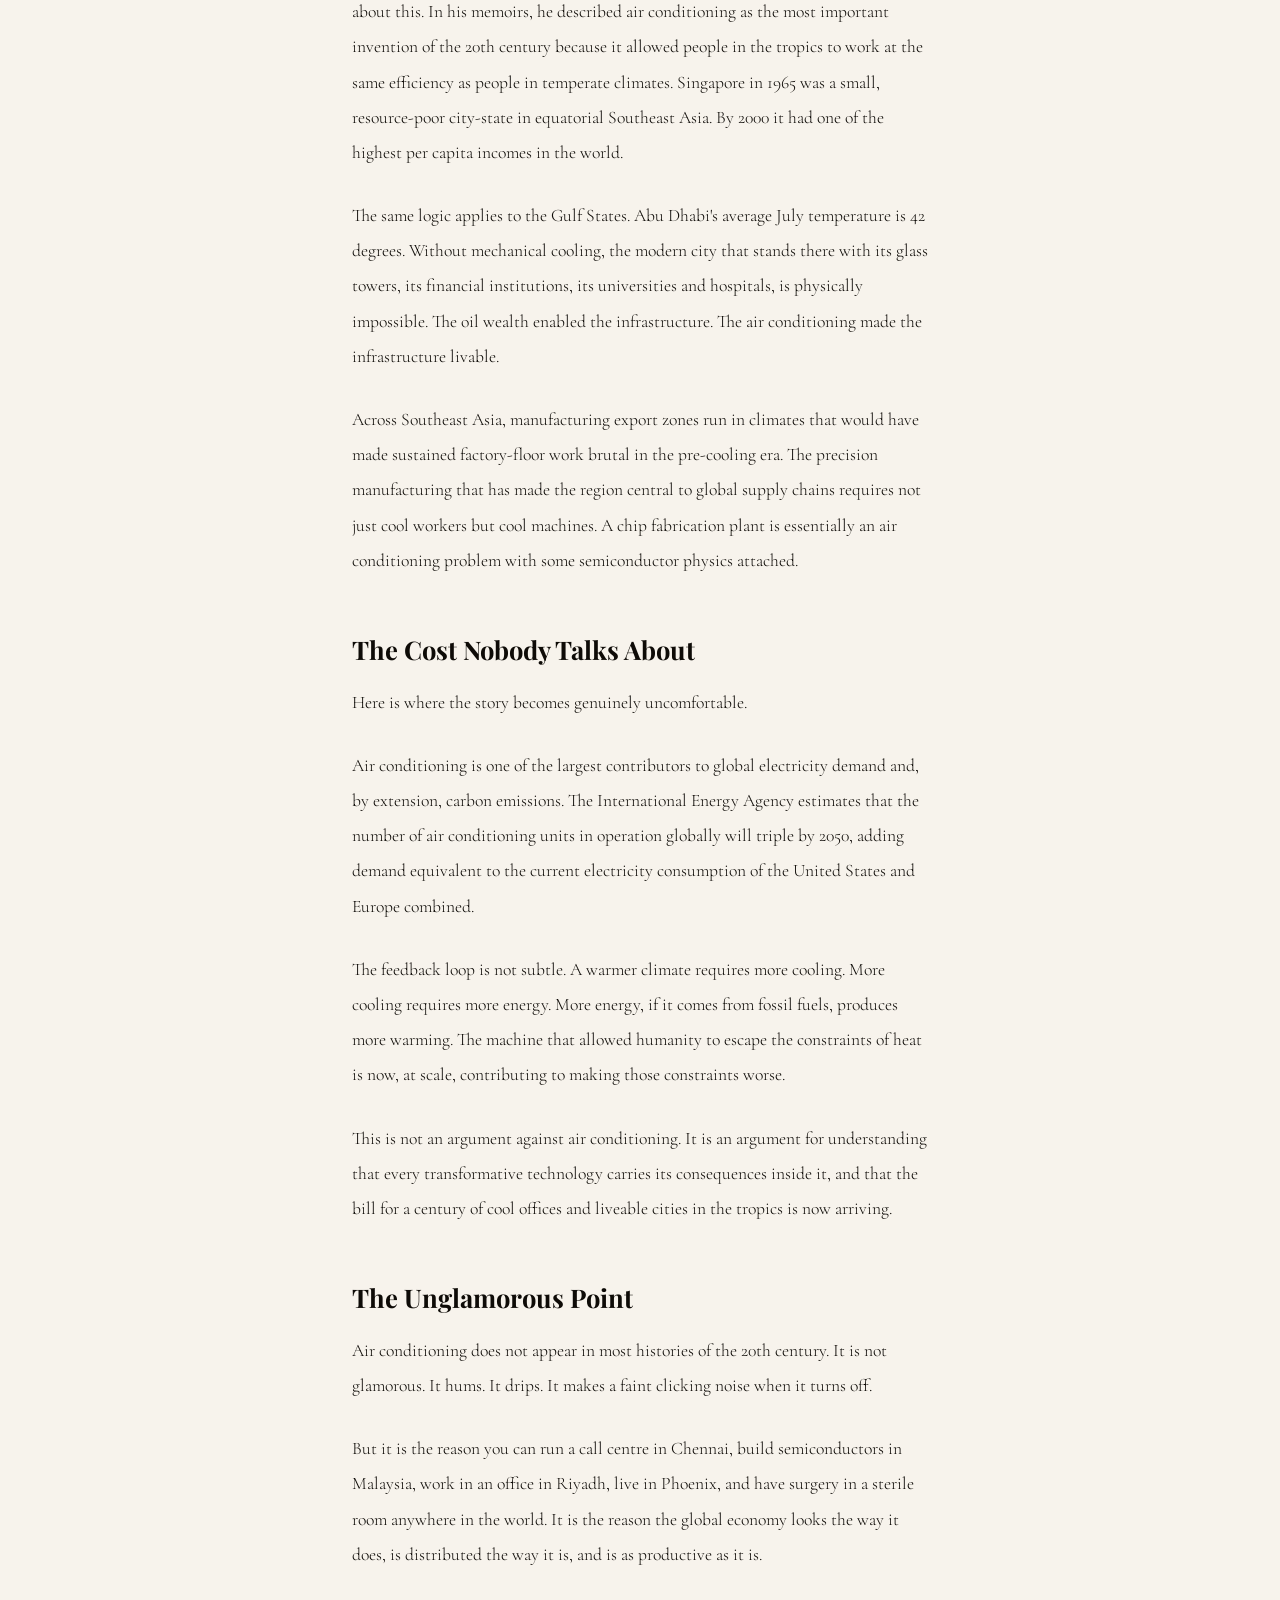
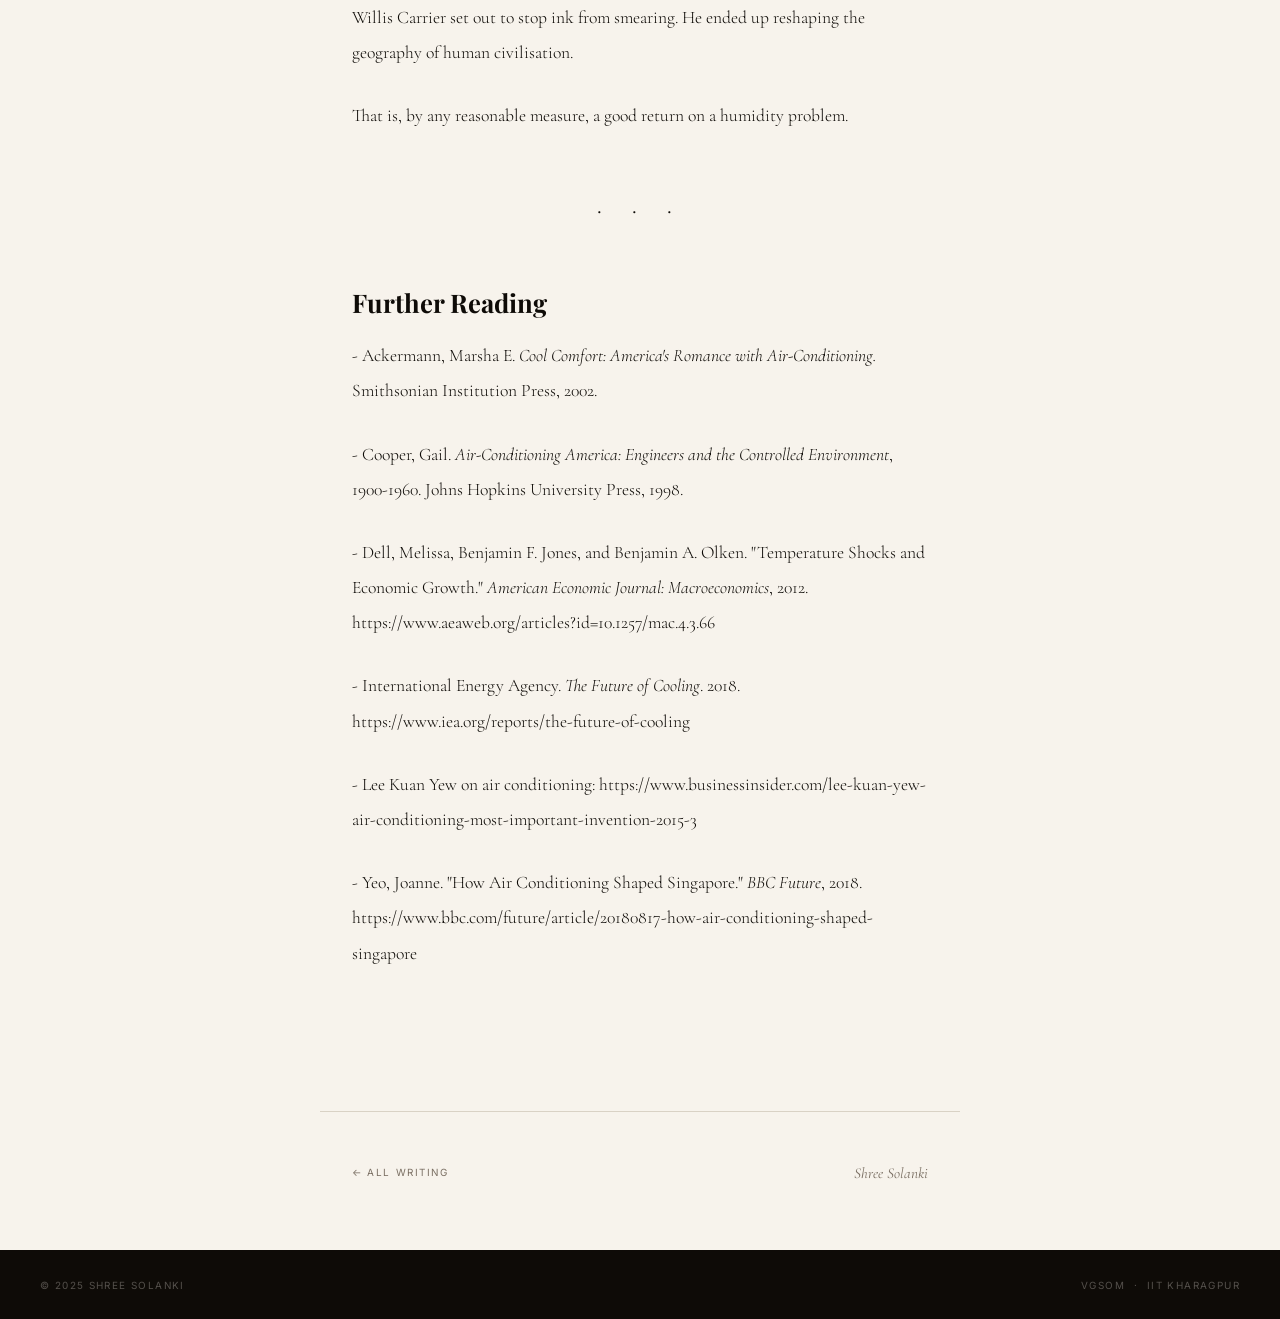
<file: essays/The-Unglamorous-Revolution-1.html>
<!DOCTYPE html>
<html lang="en">
<head>
<meta charset="UTF-8"><meta name="viewport" content="width=device-width, initial-scale=1.0">
<title>AC chalu karo, bhai, please! — Shree Solanki</title>
<link rel="stylesheet" href="../style.css">
<style>
a{color:inherit;}
.essay-nav{position:fixed;top:0;left:0;right:0;z-index:500;display:flex;justify-content:space-between;align-items:center;padding:0 2.5rem;height:48px;background:var(--ink);border-bottom:1px solid rgba(247,243,236,0.1);}
.essay-nav-back{font-family:var(--sans);font-size:.62rem;letter-spacing:.18em;text-transform:uppercase;color:rgba(247,243,236,0.5);text-decoration:none;transition:color .2s;}
.essay-nav-back:hover{color:var(--paper);}
.essay-nav-title{font-family:var(--sans);font-size:.62rem;letter-spacing:.1em;text-transform:uppercase;color:rgba(247,243,236,0.3);max-width:40ch;overflow:hidden;text-overflow:ellipsis;white-space:nowrap;}
.essay-header{padding-top:48px;background:var(--ink);color:var(--paper);}
.essay-header-inner{max-width:720px;margin:0 auto;padding:5rem 2rem 4rem;border-bottom:1px solid rgba(247,243,236,0.1);}
.essay-tag{font-family:var(--sans);font-size:.62rem;letter-spacing:.2em;text-transform:uppercase;color:var(--red);margin-bottom:1.25rem;}
.essay-title{font-family:var(--disp);font-weight:900;font-size:clamp(2rem,5vw,3.8rem);line-height:1;letter-spacing:-.01em;margin-bottom:.75rem;}
.essay-subtitle{font-family:var(--serif);font-style:italic;font-weight:300;font-size:1.15rem;color:rgba(247,243,236,0.55);margin-bottom:2rem;}
.essay-meta{font-family:var(--sans);font-size:.6rem;letter-spacing:.16em;text-transform:uppercase;color:rgba(247,243,236,0.35);}
.essay-body{max-width:640px;margin:0 auto;padding:5rem 2rem 7rem;}
.essay-body p{font-family:var(--serif);font-size:1.1rem;font-weight:300;line-height:2;color:var(--ink);margin-bottom:1.75rem;}
.essay-body h2{font-family:var(--disp);font-size:1.6rem;font-weight:700;line-height:1.2;margin:3.5rem 0 1.25rem;}
.essay-body h3{font-family:var(--disp);font-size:1.2rem;font-weight:700;line-height:1.3;margin:2.5rem 0 1rem;}
.essay-body blockquote{margin:3rem 0;padding:0 0 0 2rem;border-left:3px solid var(--red);}
.essay-body blockquote p{font-style:italic;font-size:1.2rem;line-height:1.6;margin:0;}
.essay-body hr{border:none;text-align:center;margin:3.5rem auto;font-size:1.5rem;letter-spacing:.5em;}
.essay-body hr::after{content:'· · ·';}
.essay-footer-nav{max-width:640px;margin:0 auto 4rem;padding:3rem 2rem 0;border-top:1px solid var(--faint);display:flex;justify-content:space-between;align-items:center;}
.efn-back{font-family:var(--sans);font-size:.62rem;letter-spacing:.16em;text-transform:uppercase;color:var(--muted);text-decoration:none;transition:color .2s;}
.efn-back:hover{color:var(--red);}
.efn-label{font-family:var(--serif);font-style:italic;font-size:.95rem;color:var(--muted);}
</style>
</head>
<body>
<nav class="essay-nav">
  <a href="../writing.html" class="essay-nav-back">← All Writing</a>
  <span class="essay-nav-title">AC chalu karo, bhai, please!</span>
</nav>
<header class="essay-header">
  <div class="essay-header-inner">
    <p class="essay-tag">Tech</p>
    <h1 class="essay-title">AC chalu karo, bhai, please!</h1>
    <p class="essay-subtitle">I walked into my plant in 43 degrees and cried tears of joy on entering my air conditioned plant. Here is how the AC shaped the world's economy. </p>
    <p class="essay-meta">Shree Solanki &nbsp;·&nbsp; 27 May 2025 &nbsp;·&nbsp; 8 min read</p>
  </div>
</header>
<article class="essay-body"><h2>How Air Conditioning Runs the World</h2>
<p>Preface to this series: I work on a car-and-battery assembly line in Gujarat. The Gujarati word "loo" makes me shake in revolt and fear in a way that is much worse than what your English comprehension of the word brings up. It basically means the hot and sandy winds that nauseate you, give you fevers, and suck the life out of you. Working in such environments is not for the faint of heart, especially when the aforementioned work is in an assembly shop. Lucky for me, being moved to the battery division meant I worked in an air-conditioned plant. Dearest Reader, there is nothing in the world of battery supply chains that does not require sensitive temperature control. Which got me thinking - there is nothing in the world that can be made productively without efficient control of temperature. Which brings me to count all the boring stuff that powers the world. Now, I am an electrical engineer mainly because I was terrible at thermodynamics, so it is a bold choice to be writing my first essay by researching the AC. But here we go. Without much further ado.</p>
<h2><strong>The Unglamorous Revolution, No. 1 of 10</strong></h2>
<p>In 1902, a young engineer named Willis Carrier solved a humidity problem at a printing plant in Brooklyn. The ink was smearing because the air was too wet. His solution was a machine that cooled and dehumidified the air. He didn't intend to change the world. It was intended to stop ink from smearing.</p>
<p>But it did change the world.</p>
<p>We talk about the Industrial Revolution as if it were powered entirely by coal and iron and the Protestant work ethic of showing up and getting the work done. We talk about the rise of the American Sun Belt as if it were only the result of entrepreneurial spirit and good governance. We talk about the modernisation of Southeast Asia, the Gulf States, and the Indian subcontinent as triumphs of economic policy. In almost none of these conversations do we mention the machine sitting in the corner, humming quietly, keeping everything and everyone from melting.</p>
<p>This is the story of that machine.</p>
<h2>The Problem With Heat</h2>
<p>Before we get to the solution, it is worth sitting with the problem. Heat is not merely uncomfortable. Heat is cognitively and physically debilitating in ways that compound across populations and across time.</p>
<p>A study published in the Quarterly Journal of Economics in 2012 found that a single day above 29 degrees Celsius reduces that year's economic output measurably. Not dramatically, but measurably. Across a summer, across a decade, the effect accumulates. This is not a study of people lying on the floor fanning themselves. It is a study of what happens to productivity, decision-making, and output when temperatures rise.</p>
<p>Now extend this backward. Before air conditioning, the entire American South was economically marginal. Not because Southerners were less capable or less hardworking, but because running a factory, a textile mill, a steel operation, or a financial institution in 38-degree heat with 90 percent humidity is genuinely difficult. Workers tire faster. Mistakes increase. Equipment overheats. The heat is not a backdrop to the story. It is a structural constraint.</p>
<p>The same constraint applied globally. The tropics (which, btw, are home to the majority of the world's land area and a significant portion of its population) were historically disadvantaged in industrial production not solely because of colonialism (though colonialism was certainly doing a lot of heavy lifting) but also because the climate made sustained factory-floor work brutal. It is not a coincidence that the first Industrial Revolution happened in England, a country so committed to grey drizzle that its residents treat 22 degrees as a heatwave.</p>
<h2>What Carrier Actually Built</h2>
<p>Carrier's 1902 machine worked by passing air over chilled coils, dropping the temperature and causing moisture to condense and drain away. The refrigeration cycle it used was not new. It had been understood since the mid-19th century, and mechanical refrigeration had existed since the 1870s. What Carrier contributed was the systematic application of this principle to the problem of controlling air in large enclosed spaces, and then, crucially, the engineering work to make it reliable, scalable, and eventually cheap.</p>
<p>His 1906 patent <strong>Apparatus for Treating Air</strong> is one of the least dramatic documents in the history of civilisation relative to its consequences. It describes, in the arid language of engineering patents, a method for maintaining constant temperature and humidity in an enclosed space. What it describes, in practice, is the precondition for the modern office, the modern factory, the modern hospital, the modern server farm, and the modern shopping mall.</p>
<p>The commercial rollout was slow. Early systems were enormous, expensive, and primarily found in cinemas. This is why American cinema attendance peaked in the summer, because it was one of the few places you could reliably be cool. Department stores installed systems in the 1920s to attract customers. Factories followed. Offices followed. The residential unit arrived in the 1950s and prices dropped through the 1960s.</p>
<h2>The Sun Belt and the Rewriting of American Power</h2>
<p>The political consequences of this technology are almost comically large.</p>
<p>In 1950, the American political and economic centre of gravity was the Northeast and the Midwest. New York, Chicago, Detroit, Pittsburgh. The South was poor, agricultural, and, in the language of economists, a heat-constrained economy. Air conditioning changed this with a speed that no political scientist, economist, or urban planner had predicted.</p>
<p>Between 1950 and 2000, Florida's population grew by 800 percent. Phoenix grew from 100,000 people to 1.3 million. Las Vegas went from a desert outpost to one of the fastest-growing cities in American history. Houston became an energy and medical hub. The entire geography of American political power shifted south and west, and with it the culture, the politics, and the economics of the country.</p>
<p>Ronald Reagan was a California governor. Both Bush presidents were Texans. The evangelical political movement had its institutional base in the South. None of this is geographically possible without air conditioning. You cannot build a city of four million people in the Sonoran Desert without a reliable mechanism for keeping those people alive in July.</p>
<p>The implications for American conservatism alone are worth an entire academic career. The Sun Belt coalition that powered Republican politics from Nixon onward was, at its foundation, a demographic phenomenon made possible by a refrigeration technology.</p>
<h2>The Global Factory Floor</h2>
<p>The second great transformation powered by cooling is the industrialisation of the tropics.</p>
<p>Singapore is perhaps the most extreme case. Lee Kuan Yew was entirely explicit about this. In his memoirs, he described air conditioning as the most important invention of the 20th century because it allowed people in the tropics to work at the same efficiency as people in temperate climates. Singapore in 1965 was a small, resource-poor city-state in equatorial Southeast Asia. By 2000 it had one of the highest per capita incomes in the world.</p>
<p>The same logic applies to the Gulf States. Abu Dhabi's average July temperature is 42 degrees. Without mechanical cooling, the modern city that stands there with its glass towers, its financial institutions, its universities and hospitals, is physically impossible. The oil wealth enabled the infrastructure. The air conditioning made the infrastructure livable.</p>
<p>Across Southeast Asia, manufacturing export zones run in climates that would have made sustained factory-floor work brutal in the pre-cooling era. The precision manufacturing that has made the region central to global supply chains requires not just cool workers but cool machines. A chip fabrication plant is essentially an air conditioning problem with some semiconductor physics attached.</p>
<h2>The Cost Nobody Talks About</h2>
<p>Here is where the story becomes genuinely uncomfortable.</p>
<p>Air conditioning is one of the largest contributors to global electricity demand and, by extension, carbon emissions. The International Energy Agency estimates that the number of air conditioning units in operation globally will triple by 2050, adding demand equivalent to the current electricity consumption of the United States and Europe combined.</p>
<p>The feedback loop is not subtle. A warmer climate requires more cooling. More cooling requires more energy. More energy, if it comes from fossil fuels, produces more warming. The machine that allowed humanity to escape the constraints of heat is now, at scale, contributing to making those constraints worse.</p>
<p>This is not an argument against air conditioning. It is an argument for understanding that every transformative technology carries its consequences inside it, and that the bill for a century of cool offices and liveable cities in the tropics is now arriving.</p>
<h2>The Unglamorous Point</h2>
<p>Air conditioning does not appear in most histories of the 20th century. It is not glamorous. It hums. It drips. It makes a faint clicking noise when it turns off.</p>
<p>But it is the reason you can run a call centre in Chennai, build semiconductors in Malaysia, work in an office in Riyadh, live in Phoenix, and have surgery in a sterile room anywhere in the world. It is the reason the global economy looks the way it does, is distributed the way it is, and is as productive as it is.</p>
<p>Willis Carrier set out to stop ink from smearing. He ended up reshaping the geography of human civilisation.</p>
<p>That is, by any reasonable measure, a good return on a humidity problem.</p>
<hr>
<h2>Further Reading</h2>
<p>- Ackermann, Marsha E. <em>Cool Comfort: America's Romance with Air-Conditioning.</em> Smithsonian Institution Press, 2002.</p>
<p>- Cooper, Gail. <em>Air-Conditioning America: Engineers and the Controlled Environment</em>, 1900-1960. Johns Hopkins University Press, 1998.</p>
<p>- Dell, Melissa, Benjamin F. Jones, and Benjamin A. Olken. "Temperature Shocks and Economic Growth." <em>American Economic Journal: Macroeconomics</em>, 2012. https://www.aeaweb.org/articles?id=10.1257/mac.4.3.66</p>
<p>- International Energy Agency. <em>The Future of Cooling</em>. 2018. https://www.iea.org/reports/the-future-of-cooling</p>
<p>- Lee Kuan Yew on air conditioning: https://www.businessinsider.com/lee-kuan-yew-air-conditioning-most-important-invention-2015-3</p>
<p>- Yeo, Joanne. "How Air Conditioning Shaped Singapore." <em>BBC Future</em>, 2018. https://www.bbc.com/future/article/20180817-how-air-conditioning-shaped-singapore</p></article>
<div class="essay-footer-nav">
  <a href="../writing.html" class="efn-back">← All writing</a>
  <span class="efn-label">Shree Solanki</span>
</div>
<footer><p>&copy; 2025 Shree Solanki</p><p>VGSOM &nbsp;·&nbsp; IIT Kharagpur</p></footer>
</body></html>
</file>
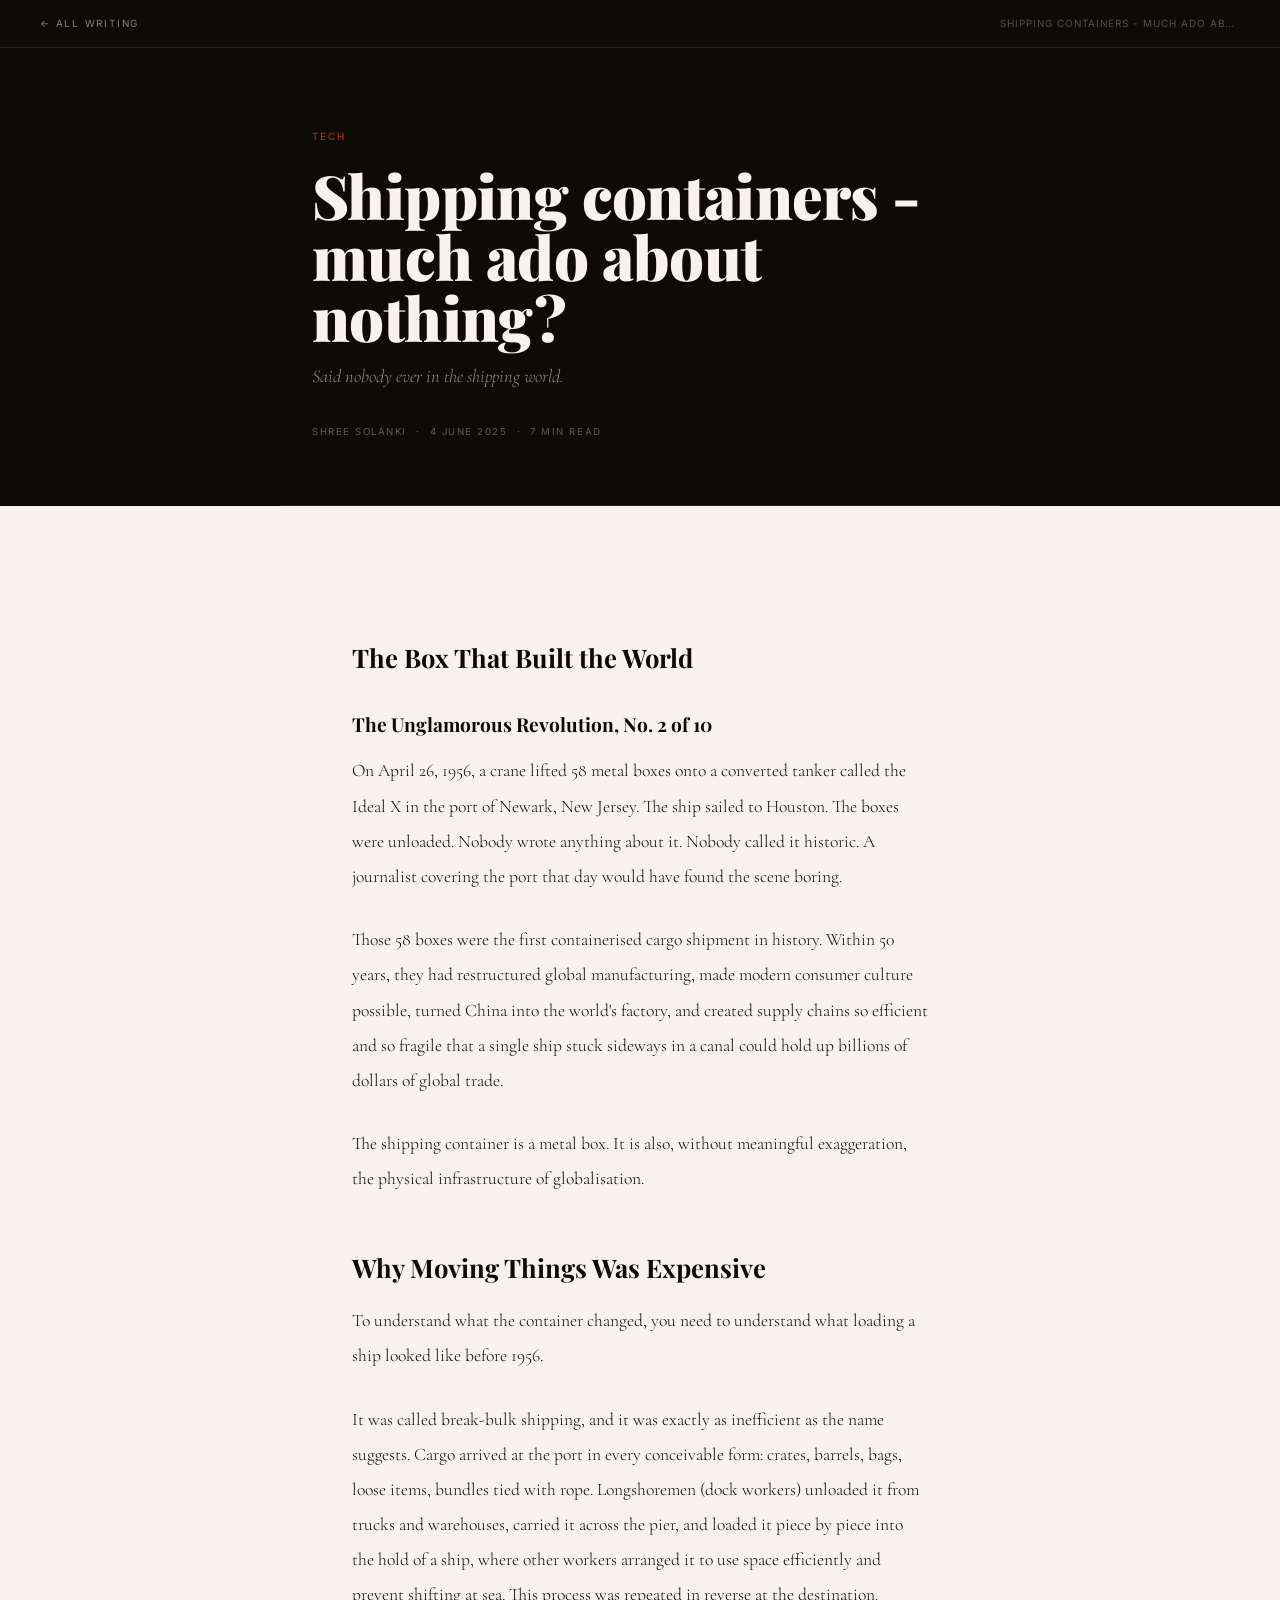
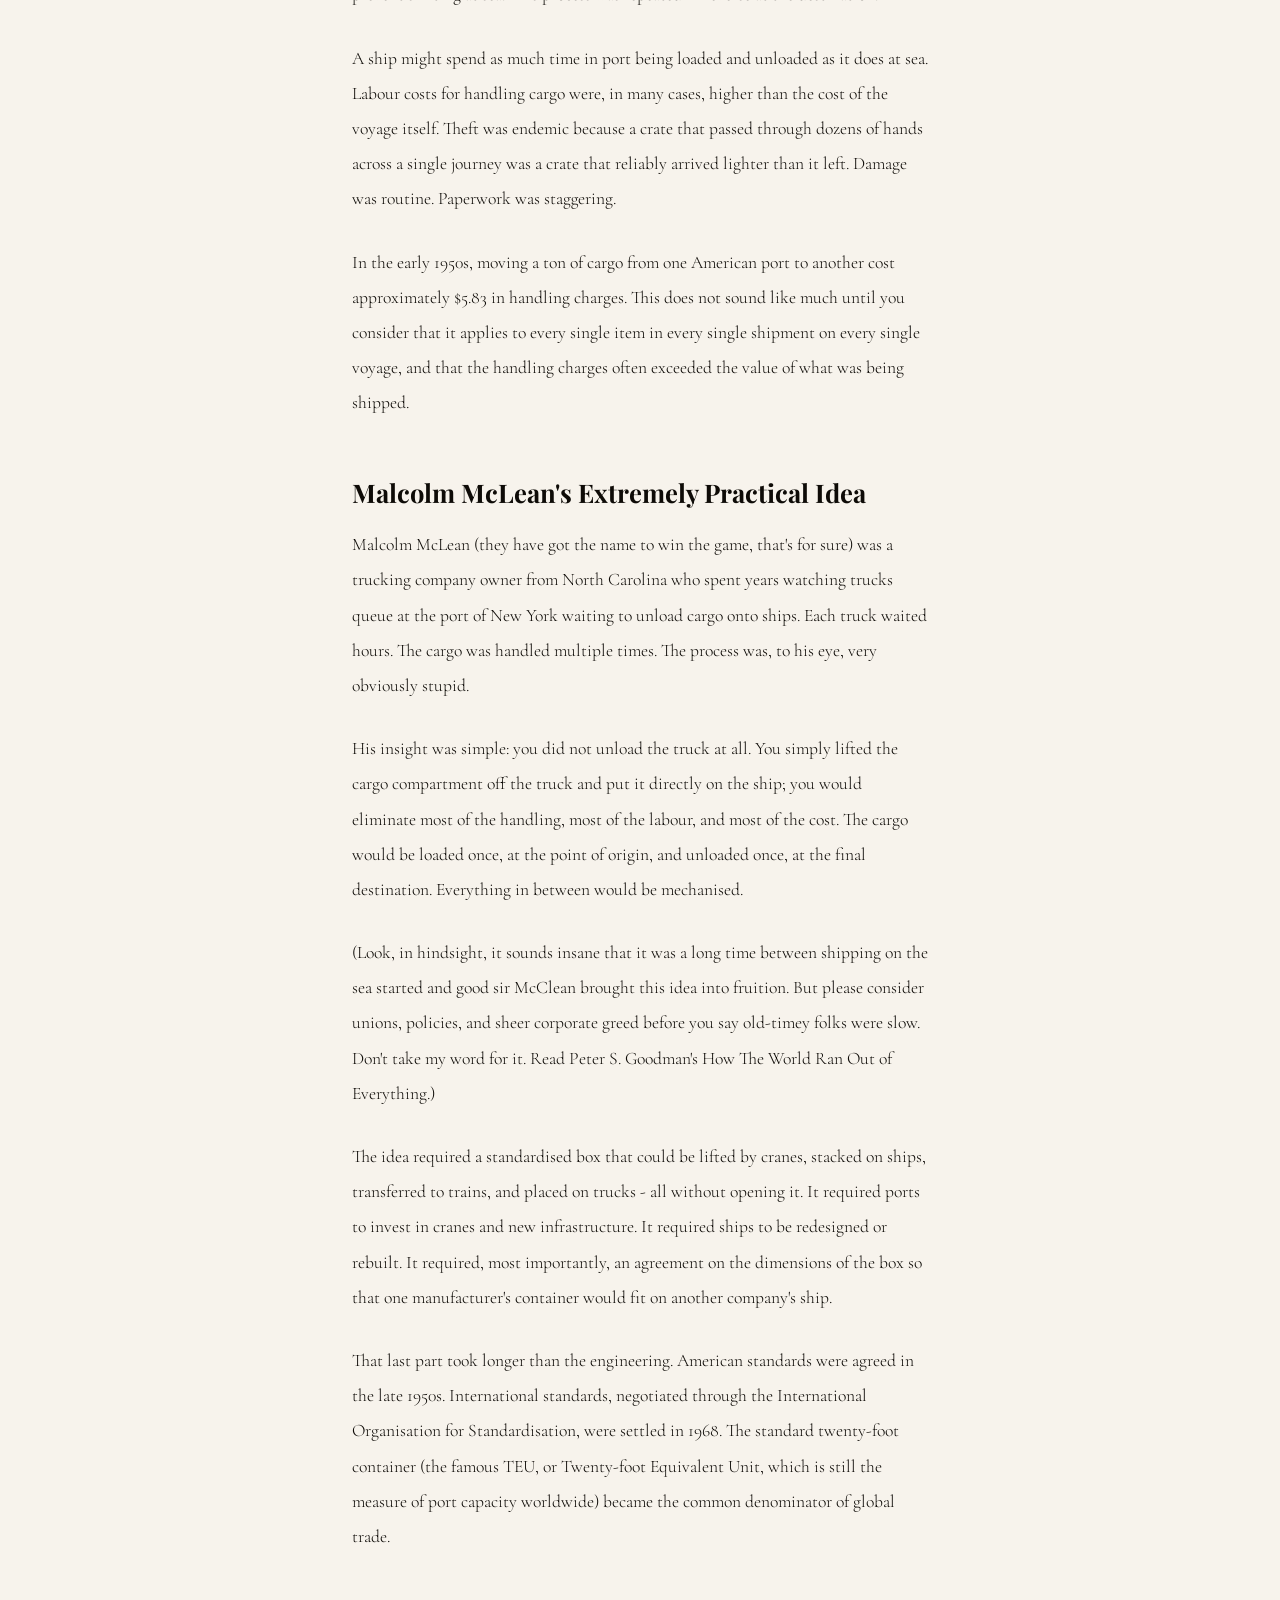
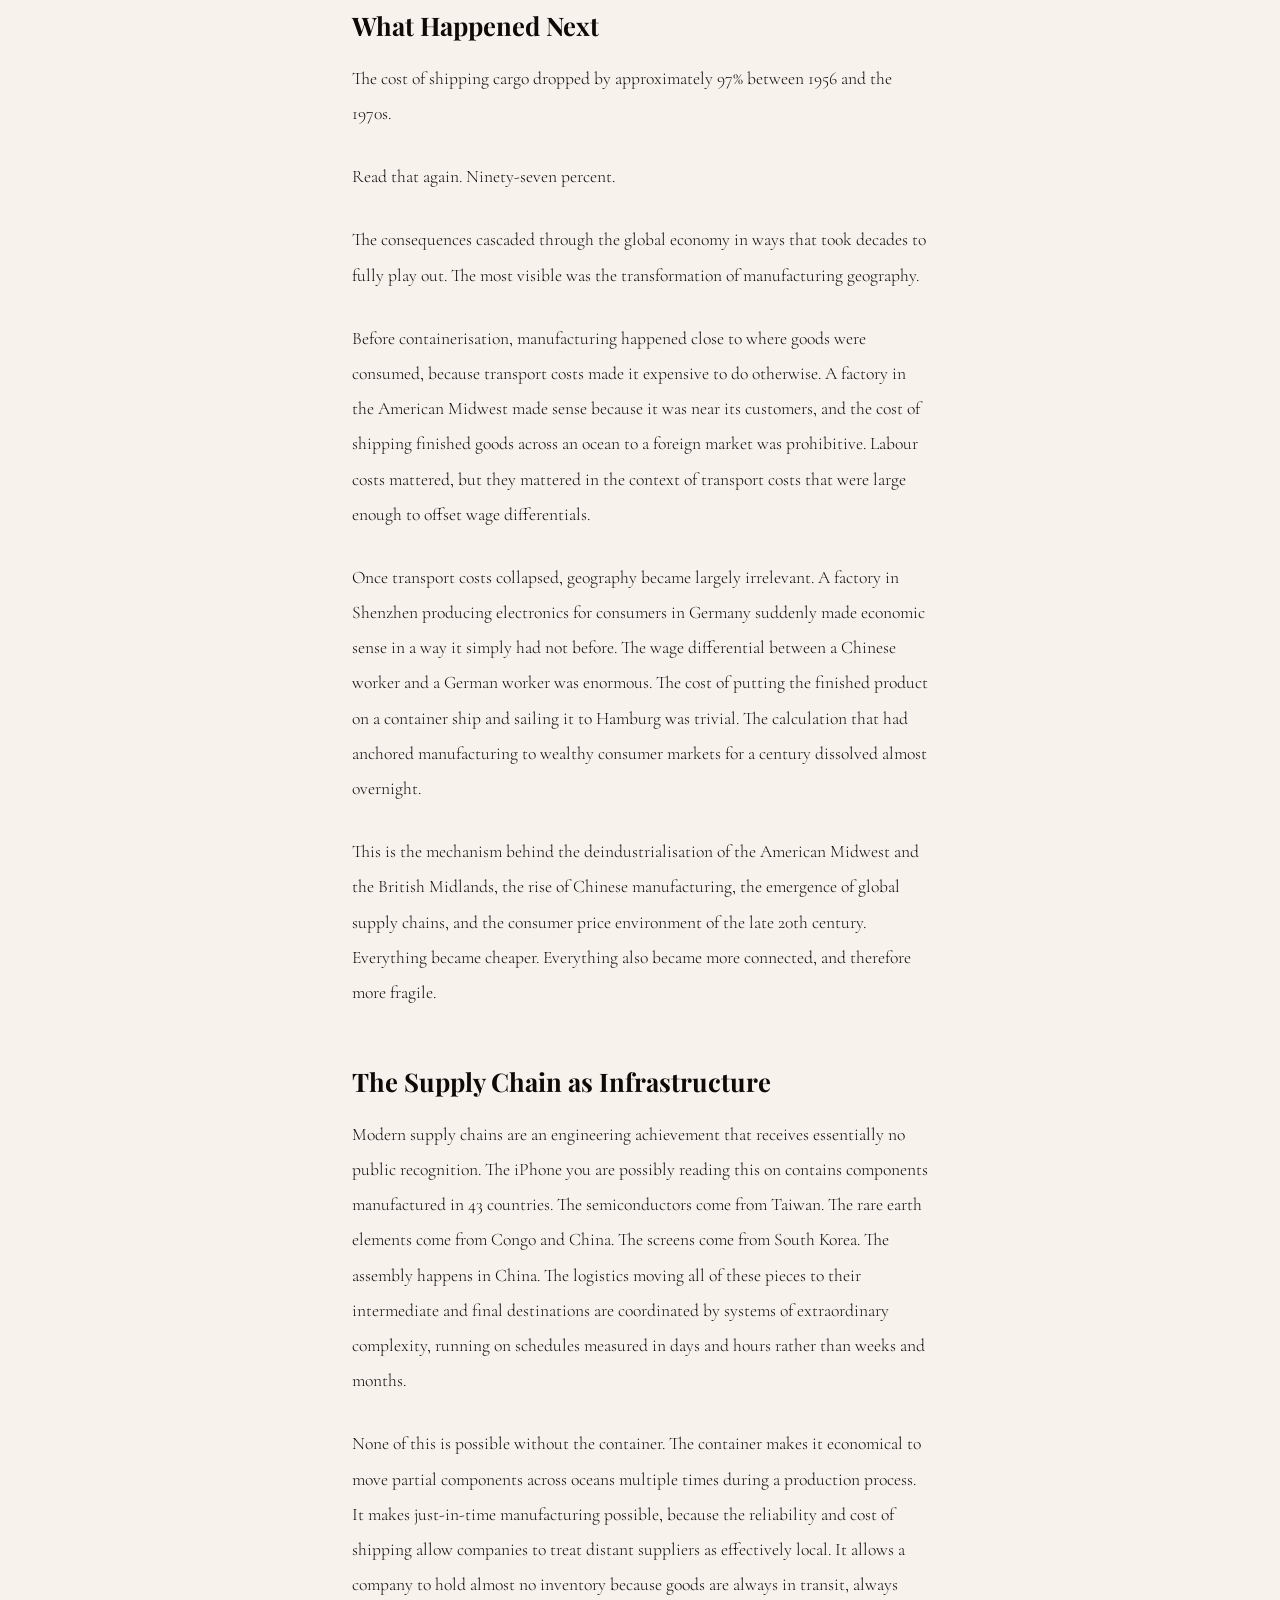
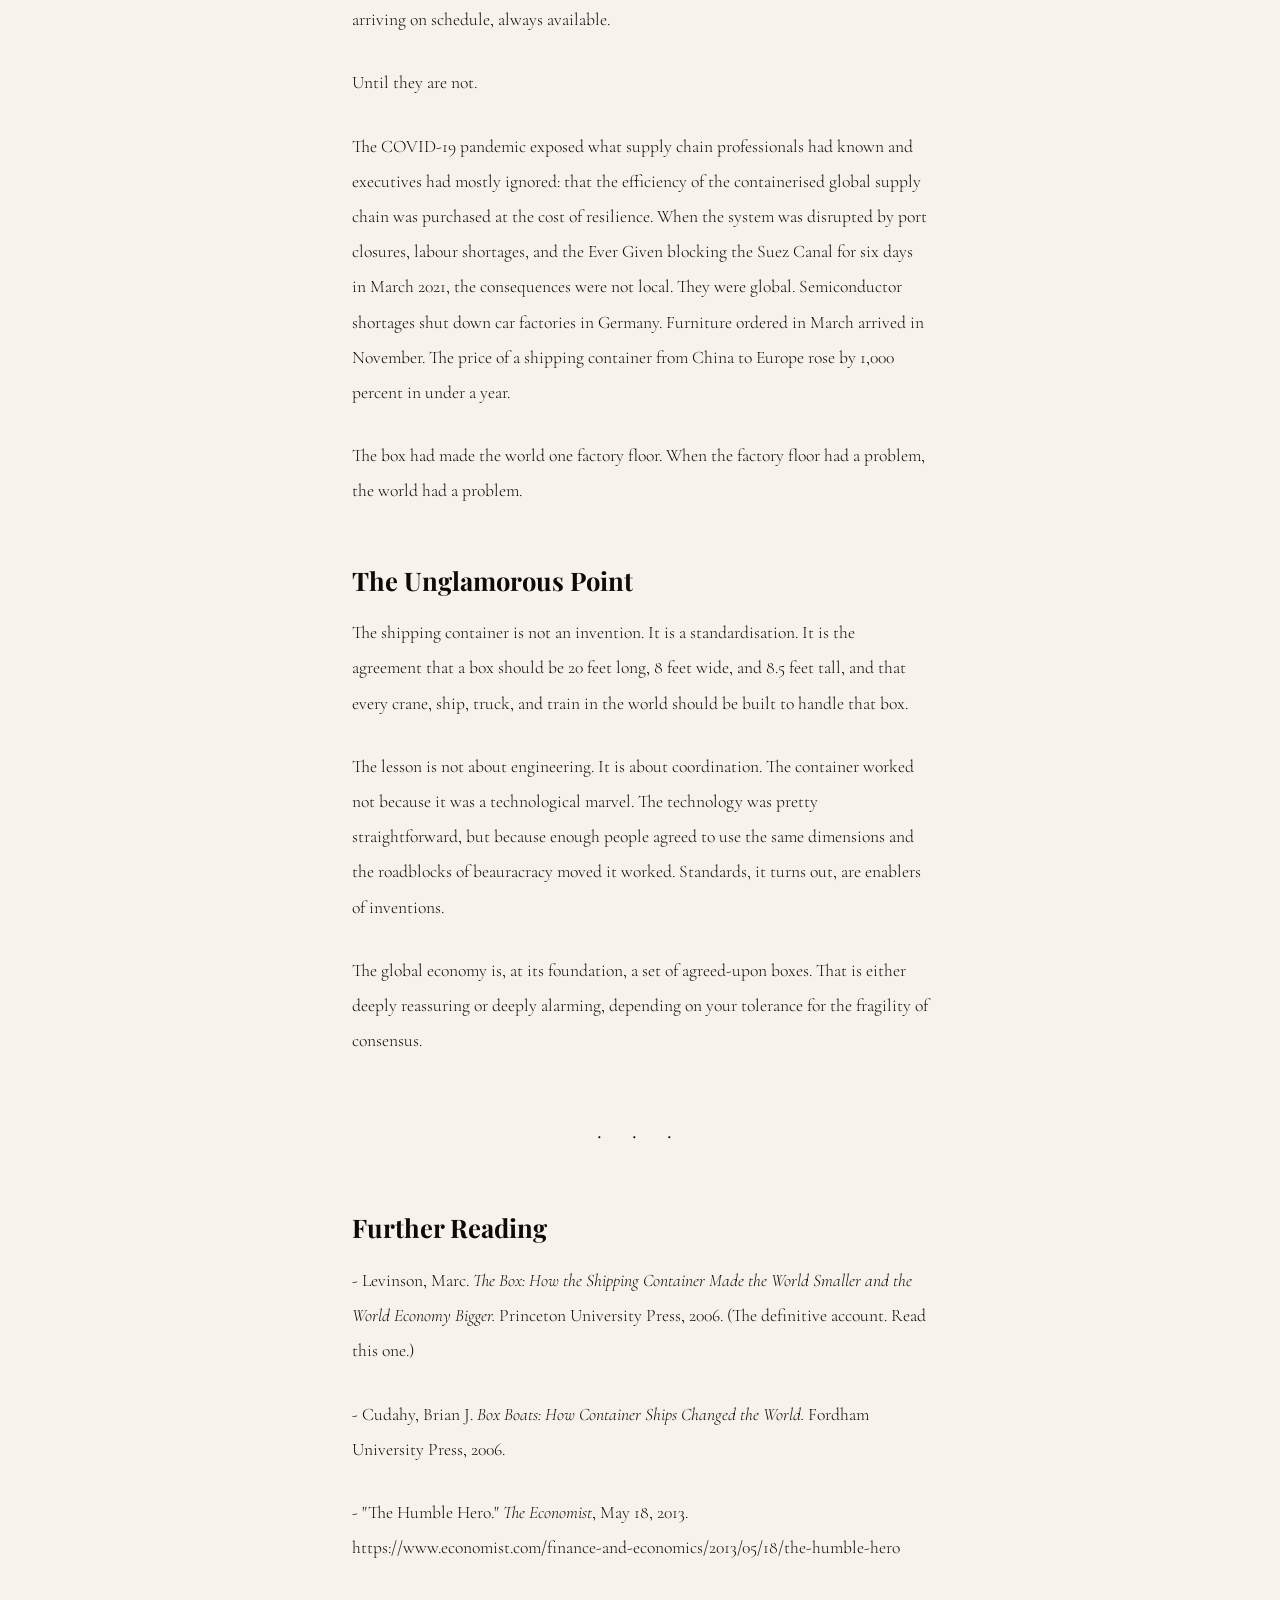
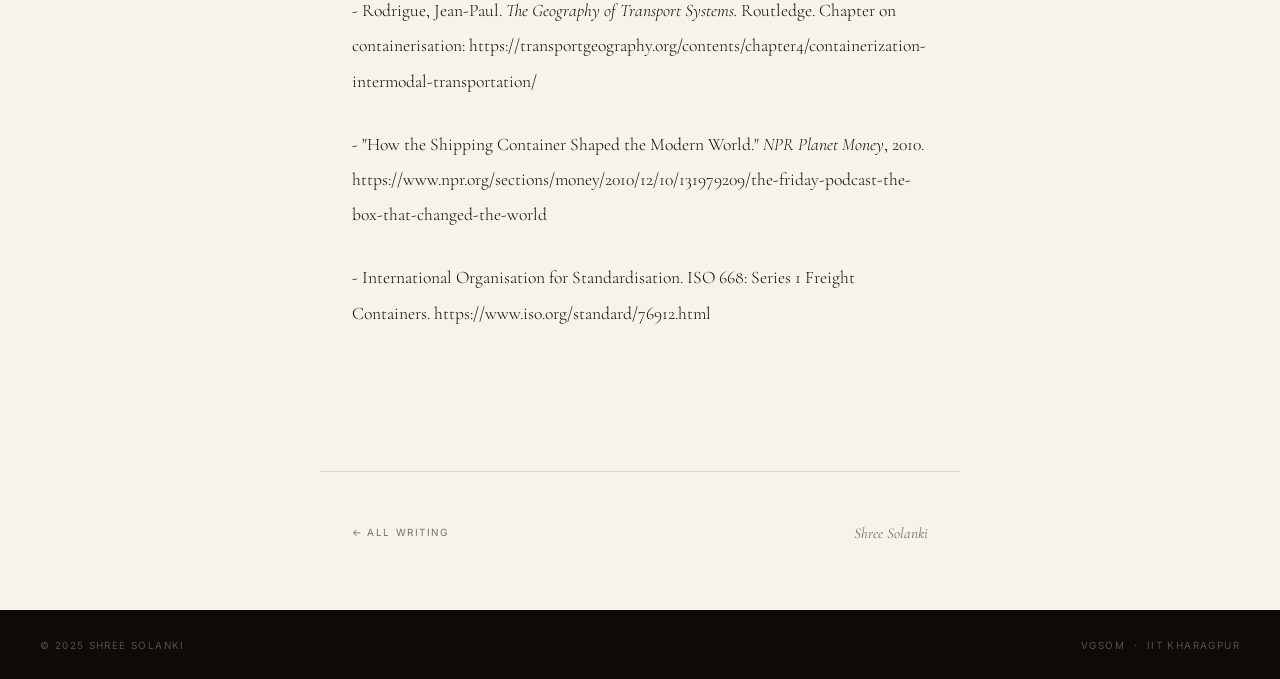
<file: essays/The-Unglamorous-Revolution-2.html>
<!DOCTYPE html>
<html lang="en">
<head>
<meta charset="UTF-8"><meta name="viewport" content="width=device-width, initial-scale=1.0">
<title>Shipping containers - much ado about nothing? — Shree Solanki</title>
<link rel="stylesheet" href="../style.css">
<style>
a{color:inherit;}
.essay-nav{position:fixed;top:0;left:0;right:0;z-index:500;display:flex;justify-content:space-between;align-items:center;padding:0 2.5rem;height:48px;background:var(--ink);border-bottom:1px solid rgba(247,243,236,0.1);}
.essay-nav-back{font-family:var(--sans);font-size:.62rem;letter-spacing:.18em;text-transform:uppercase;color:rgba(247,243,236,0.5);text-decoration:none;transition:color .2s;}
.essay-nav-back:hover{color:var(--paper);}
.essay-nav-title{font-family:var(--sans);font-size:.62rem;letter-spacing:.1em;text-transform:uppercase;color:rgba(247,243,236,0.3);max-width:40ch;overflow:hidden;text-overflow:ellipsis;white-space:nowrap;}
.essay-header{padding-top:48px;background:var(--ink);color:var(--paper);}
.essay-header-inner{max-width:720px;margin:0 auto;padding:5rem 2rem 4rem;border-bottom:1px solid rgba(247,243,236,0.1);}
.essay-tag{font-family:var(--sans);font-size:.62rem;letter-spacing:.2em;text-transform:uppercase;color:var(--red);margin-bottom:1.25rem;}
.essay-title{font-family:var(--disp);font-weight:900;font-size:clamp(2rem,5vw,3.8rem);line-height:1;letter-spacing:-.01em;margin-bottom:.75rem;}
.essay-subtitle{font-family:var(--serif);font-style:italic;font-weight:300;font-size:1.15rem;color:rgba(247,243,236,0.55);margin-bottom:2rem;}
.essay-meta{font-family:var(--sans);font-size:.6rem;letter-spacing:.16em;text-transform:uppercase;color:rgba(247,243,236,0.35);}
.essay-body{max-width:640px;margin:0 auto;padding:5rem 2rem 7rem;}
.essay-body p{font-family:var(--serif);font-size:1.1rem;font-weight:300;line-height:2;color:var(--ink);margin-bottom:1.75rem;}
.essay-body h2{font-family:var(--disp);font-size:1.6rem;font-weight:700;line-height:1.2;margin:3.5rem 0 1.25rem;}
.essay-body h3{font-family:var(--disp);font-size:1.2rem;font-weight:700;line-height:1.3;margin:2.5rem 0 1rem;}
.essay-body blockquote{margin:3rem 0;padding:0 0 0 2rem;border-left:3px solid var(--red);}
.essay-body blockquote p{font-style:italic;font-size:1.2rem;line-height:1.6;margin:0;}
.essay-body hr{border:none;text-align:center;margin:3.5rem auto;font-size:1.5rem;letter-spacing:.5em;}
.essay-body hr::after{content:'· · ·';}
.essay-footer-nav{max-width:640px;margin:0 auto 4rem;padding:3rem 2rem 0;border-top:1px solid var(--faint);display:flex;justify-content:space-between;align-items:center;}
.efn-back{font-family:var(--sans);font-size:.62rem;letter-spacing:.16em;text-transform:uppercase;color:var(--muted);text-decoration:none;transition:color .2s;}
.efn-back:hover{color:var(--red);}
.efn-label{font-family:var(--serif);font-style:italic;font-size:.95rem;color:var(--muted);}
</style>
</head>
<body>
<nav class="essay-nav">
  <a href="../writing.html" class="essay-nav-back">← All Writing</a>
  <span class="essay-nav-title">Shipping containers - much ado about nothing?</span>
</nav>
<header class="essay-header">
  <div class="essay-header-inner">
    <p class="essay-tag">Tech</p>
    <h1 class="essay-title">Shipping containers - much ado about nothing?</h1>
    <p class="essay-subtitle">Said nobody ever in the shipping world. </p>
    <p class="essay-meta">Shree Solanki &nbsp;·&nbsp; 4 June 2025 &nbsp;·&nbsp; 7 min read</p>
  </div>
</header>
<article class="essay-body"><h2>The Box That Built the World</h2>
<h3>The Unglamorous Revolution, No. 2 of 10</h3>
<p>On April 26, 1956, a crane lifted 58 metal boxes onto a converted tanker called the Ideal X in the port of Newark, New Jersey. The ship sailed to Houston. The boxes were unloaded. Nobody wrote anything about it. Nobody called it historic. A journalist covering the port that day would have found the scene boring.</p>
<p>Those 58 boxes were the first containerised cargo shipment in history. Within 50 years, they had restructured global manufacturing, made modern consumer culture possible, turned China into the world's factory, and created supply chains so efficient and so fragile that a single ship stuck sideways in a canal could hold up billions of dollars of global trade.</p>
<p>The shipping container is a metal box. It is also, without meaningful exaggeration, the physical infrastructure of globalisation.</p>
<h2>Why Moving Things Was Expensive</h2>
<p>To understand what the container changed, you need to understand what loading a ship looked like before 1956.</p>
<p>It was called break-bulk shipping, and it was exactly as inefficient as the name suggests. Cargo arrived at the port in every conceivable form: crates, barrels, bags, loose items, bundles tied with rope. Longshoremen (dock workers) unloaded it from trucks and warehouses, carried it across the pier, and loaded it piece by piece into the hold of a ship, where other workers arranged it to use space efficiently and prevent shifting at sea. This process was repeated in reverse at the destination.</p>
<p>A ship might spend as much time in port being loaded and unloaded as it does at sea. Labour costs for handling cargo were, in many cases, higher than the cost of the voyage itself. Theft was endemic because a crate that passed through dozens of hands across a single journey was a crate that reliably arrived lighter than it left. Damage was routine. Paperwork was staggering.</p>
<p>In the early 1950s, moving a ton of cargo from one American port to another cost approximately $5.83 in handling charges. This does not sound like much until you consider that it applies to every single item in every single shipment on every single voyage, and that the handling charges often exceeded the value of what was being shipped.</p>
<h2>Malcolm McLean's Extremely Practical Idea</h2>
<p>Malcolm McLean (they have got the name to win the game, that's for sure) was a trucking company owner from North Carolina who spent years watching trucks queue at the port of New York waiting to unload cargo onto ships. Each truck waited hours. The cargo was handled multiple times. The process was, to his eye, very obviously stupid.</p>
<p>His insight was simple: you did not unload the truck at all. You simply lifted the cargo compartment off the truck and put it directly on the ship; you would eliminate most of the handling, most of the labour, and most of the cost. The cargo would be loaded once, at the point of origin, and unloaded once, at the final destination. Everything in between would be mechanised.</p>
<p>(Look, in hindsight, it sounds insane that it was a long time between shipping on the sea started and good sir McClean brought this idea into fruition. But please consider unions, policies, and sheer corporate greed before you say old-timey folks were slow. Don't take my word for it. Read Peter S. Goodman's How The World Ran Out of Everything.)</p>
<p>The idea required a standardised box that could be lifted by cranes, stacked on ships, transferred to trains, and placed on trucks - all without opening it. It required ports to invest in cranes and new infrastructure. It required ships to be redesigned or rebuilt. It required, most importantly, an agreement on the dimensions of the box so that one manufacturer's container would fit on another company's ship.</p>
<p>That last part took longer than the engineering. American standards were agreed in the late 1950s. International standards, negotiated through the International Organisation for Standardisation, were settled in 1968. The standard twenty-foot container (the famous TEU, or Twenty-foot Equivalent Unit, which is still the measure of port capacity worldwide) became the common denominator of global trade.</p>
<h2>What Happened Next</h2>
<p>The cost of shipping cargo dropped by approximately 97% between 1956 and the 1970s.</p>
<p>Read that again. Ninety-seven percent.</p>
<p>The consequences cascaded through the global economy in ways that took decades to fully play out. The most visible was the transformation of manufacturing geography.</p>
<p>Before containerisation, manufacturing happened close to where goods were consumed, because transport costs made it expensive to do otherwise. A factory in the American Midwest made sense because it was near its customers, and the cost of shipping finished goods across an ocean to a foreign market was prohibitive. Labour costs mattered, but they mattered in the context of transport costs that were large enough to offset wage differentials.</p>
<p>Once transport costs collapsed, geography became largely irrelevant. A factory in Shenzhen producing electronics for consumers in Germany suddenly made economic sense in a way it simply had not before. The wage differential between a Chinese worker and a German worker was enormous. The cost of putting the finished product on a container ship and sailing it to Hamburg was trivial. The calculation that had anchored manufacturing to wealthy consumer markets for a century dissolved almost overnight.</p>
<p>This is the mechanism behind the deindustrialisation of the American Midwest and the British Midlands, the rise of Chinese manufacturing, the emergence of global supply chains, and the consumer price environment of the late 20th century. Everything became cheaper. Everything also became more connected, and therefore more fragile.</p>
<h2>The Supply Chain as Infrastructure</h2>
<p>Modern supply chains are an engineering achievement that receives essentially no public recognition. The iPhone you are possibly reading this on contains components manufactured in 43 countries. The semiconductors come from Taiwan. The rare earth elements come from Congo and China. The screens come from South Korea. The assembly happens in China. The logistics moving all of these pieces to their intermediate and final destinations are coordinated by systems of extraordinary complexity, running on schedules measured in days and hours rather than weeks and months.</p>
<p>None of this is possible without the container. The container makes it economical to move partial components across oceans multiple times during a production process. It makes just-in-time manufacturing possible, because the reliability and cost of shipping allow companies to treat distant suppliers as effectively local. It allows a company to hold almost no inventory because goods are always in transit, always arriving on schedule, always available.</p>
<p>Until they are not.</p>
<p>The COVID-19 pandemic exposed what supply chain professionals had known and executives had mostly ignored: that the efficiency of the containerised global supply chain was purchased at the cost of resilience. When the system was disrupted by port closures, labour shortages, and the Ever Given blocking the Suez Canal for six days in March 2021, the consequences were not local. They were global. Semiconductor shortages shut down car factories in Germany. Furniture ordered in March arrived in November. The price of a shipping container from China to Europe rose by 1,000 percent in under a year.</p>
<p>The box had made the world one factory floor. When the factory floor had a problem, the world had a problem.</p>
<h2>The Unglamorous Point</h2>
<p>The shipping container is not an invention. It is a standardisation. It is the agreement that a box should be 20 feet long, 8 feet wide, and 8.5 feet tall, and that every crane, ship, truck, and train in the world should be built to handle that box.</p>
<p>The lesson is not about engineering. It is about coordination. The container worked not because it was a technological marvel. The technology was pretty straightforward, but because enough people agreed to use the same dimensions and the roadblocks of beauracracy moved it worked. Standards, it turns out, are enablers of inventions.</p>
<p>The global economy is, at its foundation, a set of agreed-upon boxes. That is either deeply reassuring or deeply alarming, depending on your tolerance for the fragility of consensus.</p>
<hr>
<h2>Further Reading</h2>
<p>- Levinson, Marc. <em>The Box: How the Shipping Container Made the World Smaller and the World Economy Bigger.</em> Princeton University Press, 2006. (The definitive account. Read this one.)</p>
<p>- Cudahy, Brian J. <em>Box Boats: How Container Ships Changed the World.</em> Fordham University Press, 2006.</p>
<p>- "The Humble Hero." <em>The Economist</em>, May 18, 2013. https://www.economist.com/finance-and-economics/2013/05/18/the-humble-hero</p>
<p>- Rodrigue, Jean-Paul. <em>The Geography of Transport Systems.</em> Routledge. Chapter on containerisation: https://transportgeography.org/contents/chapter4/containerization-intermodal-transportation/</p>
<p>- "How the Shipping Container Shaped the Modern World." <em>NPR Planet Money</em>, 2010. https://www.npr.org/sections/money/2010/12/10/131979209/the-friday-podcast-the-box-that-changed-the-world</p>
<p>- International Organisation for Standardisation. ISO 668: Series 1 Freight Containers. https://www.iso.org/standard/76912.html</p></article>
<div class="essay-footer-nav">
  <a href="../writing.html" class="efn-back">← All writing</a>
  <span class="efn-label">Shree Solanki</span>
</div>
<footer><p>&copy; 2025 Shree Solanki</p><p>VGSOM &nbsp;·&nbsp; IIT Kharagpur</p></footer>
</body></html>
</file>
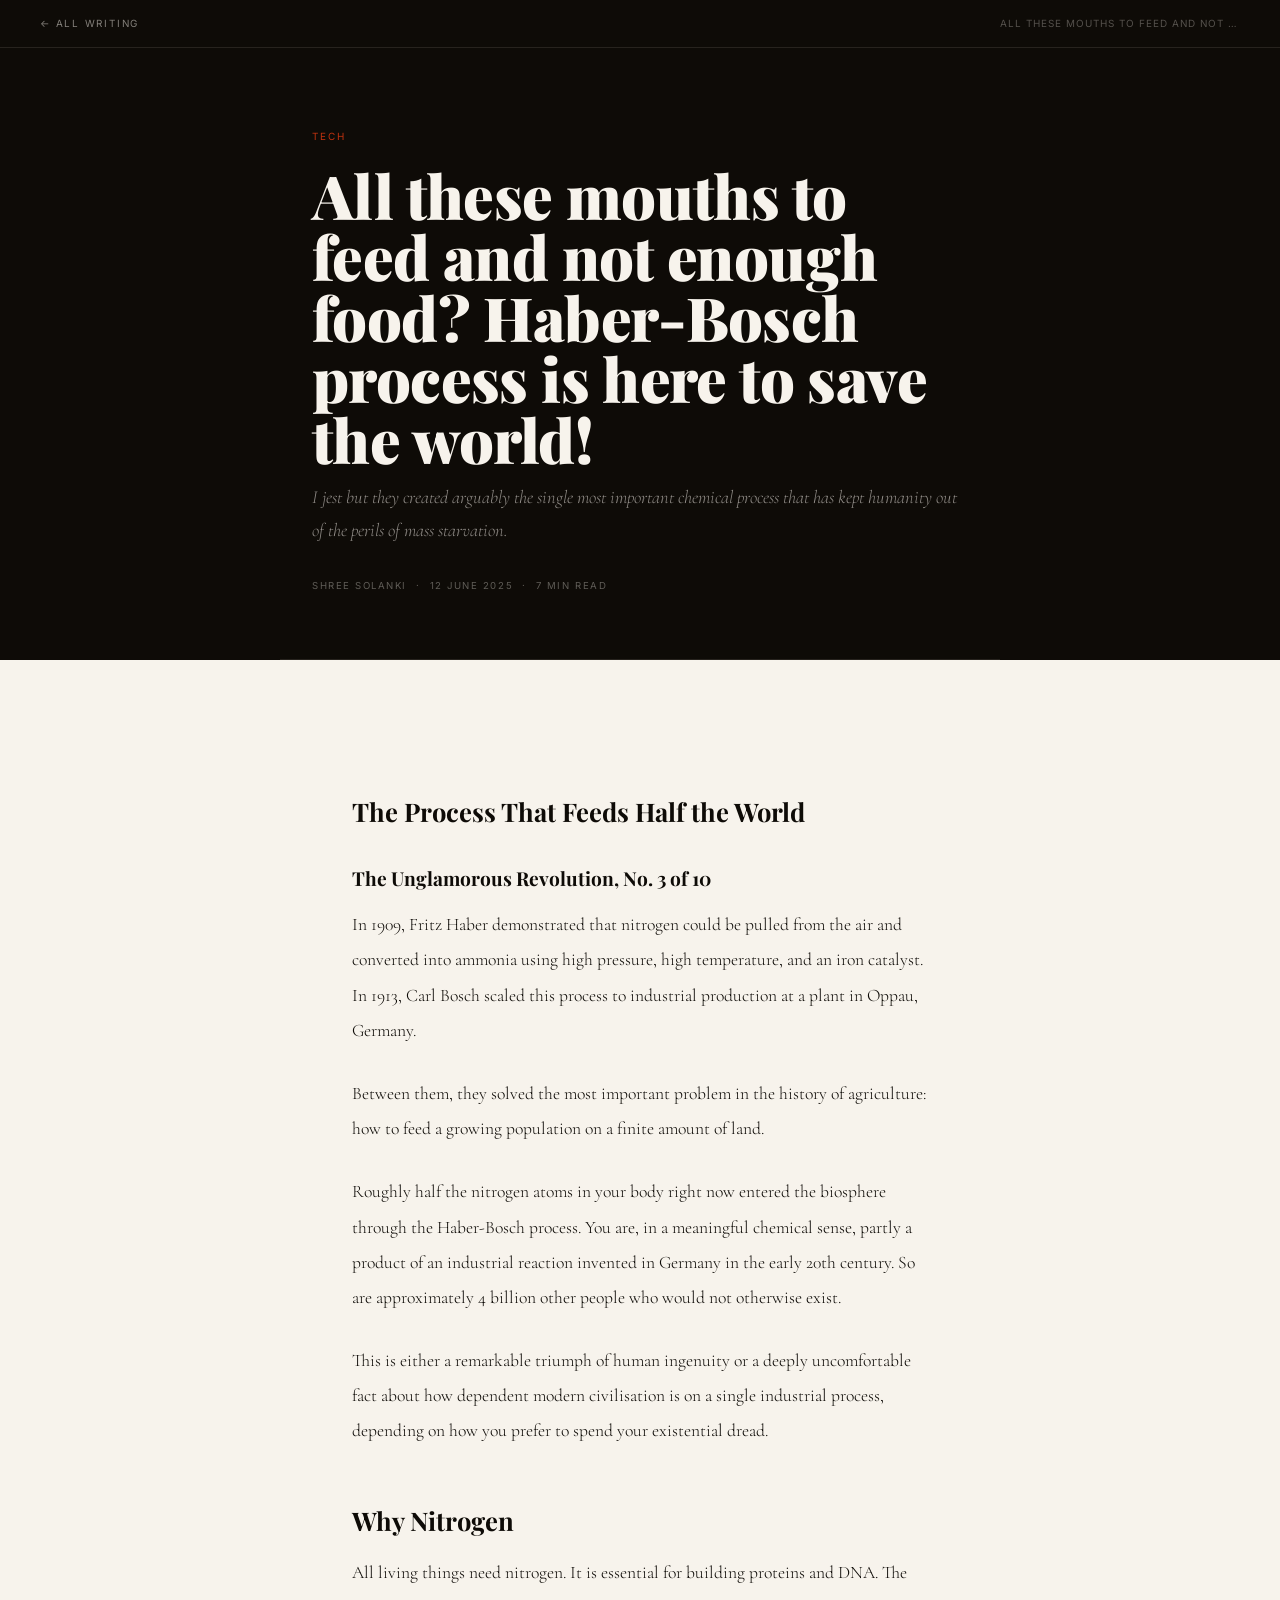
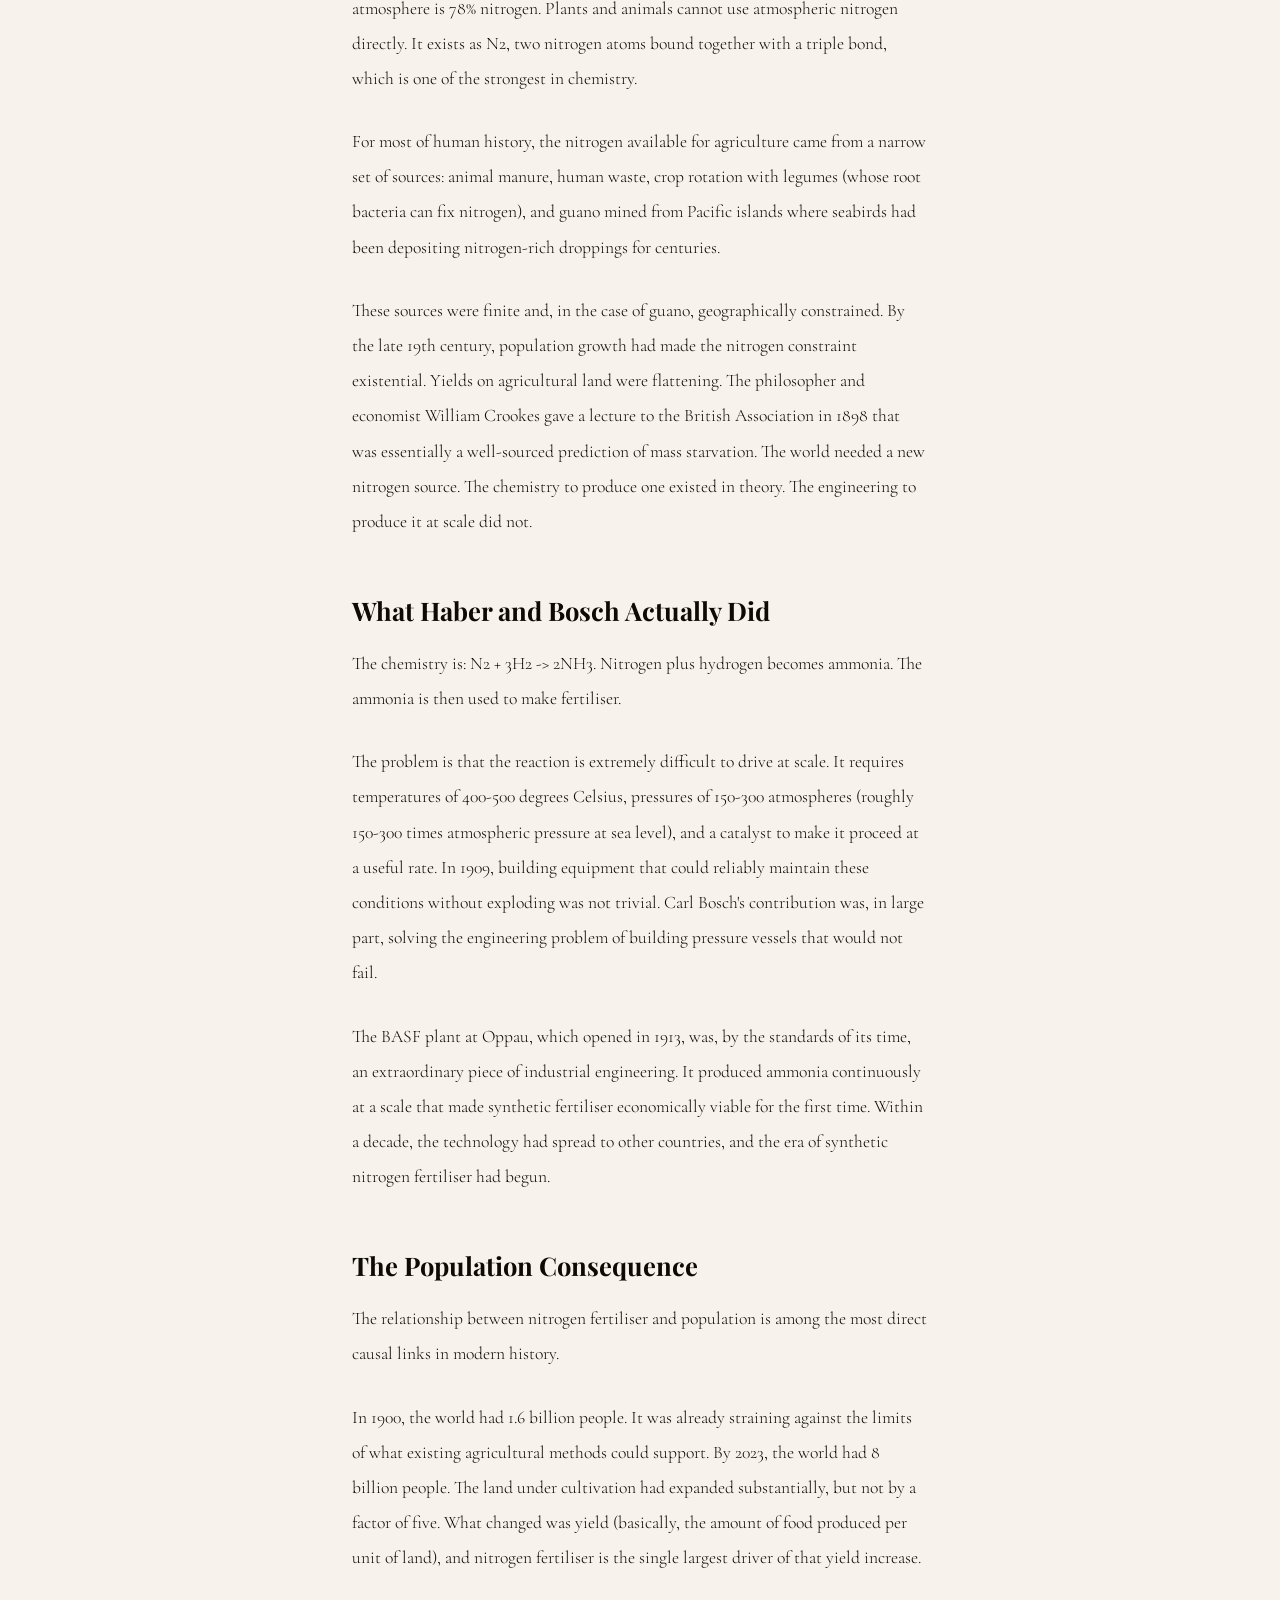
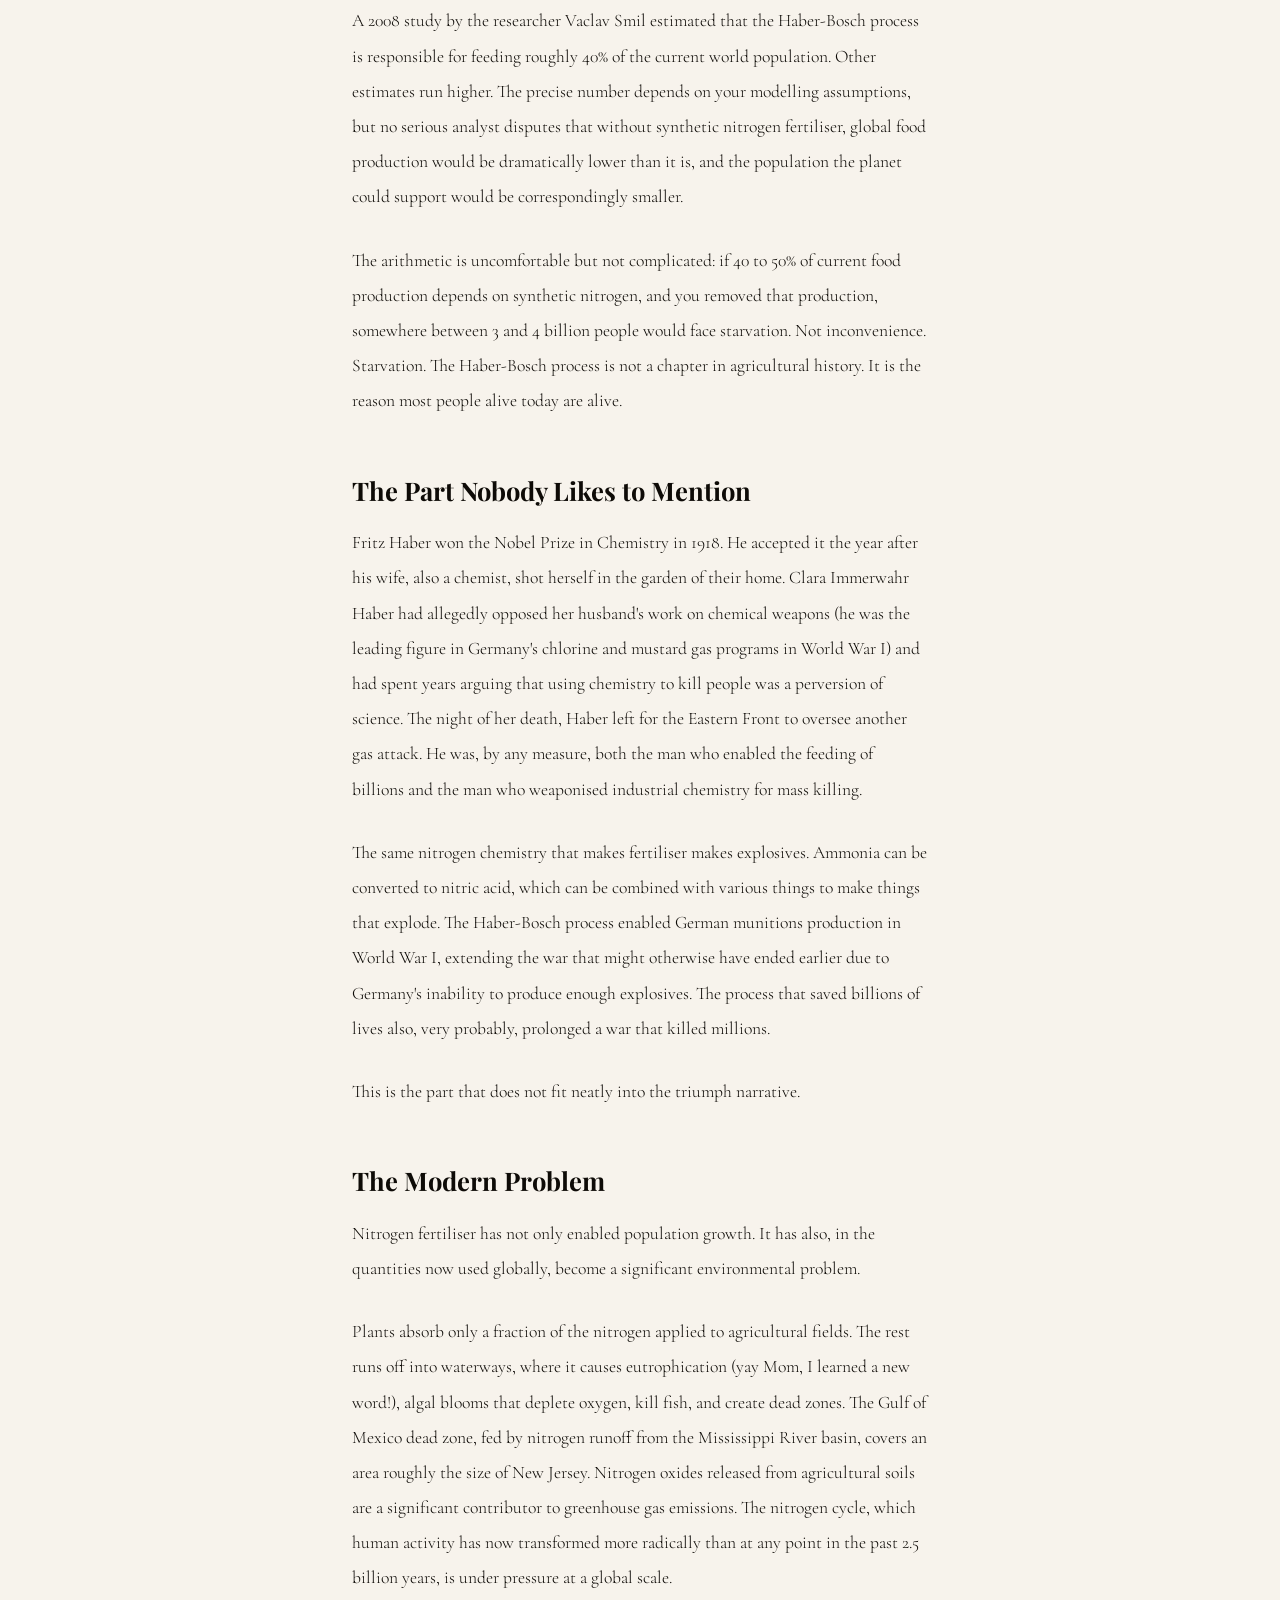
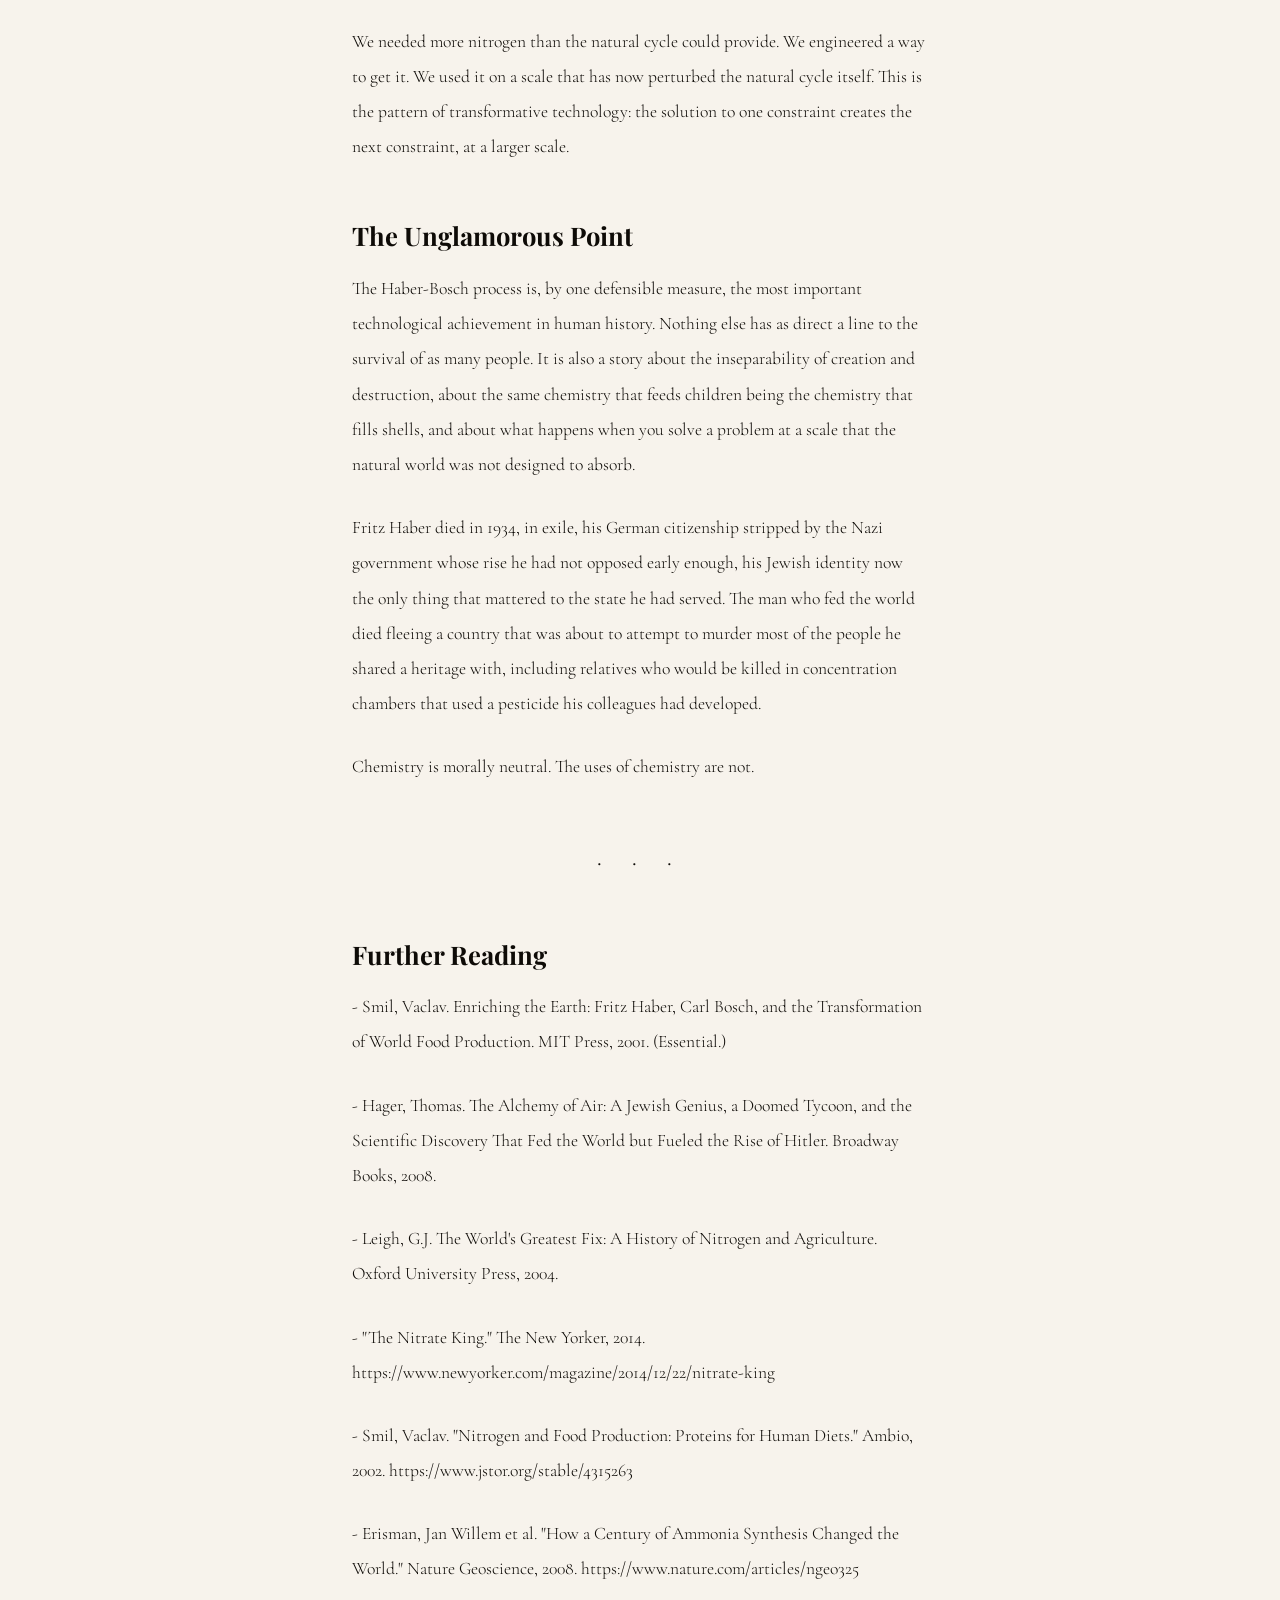
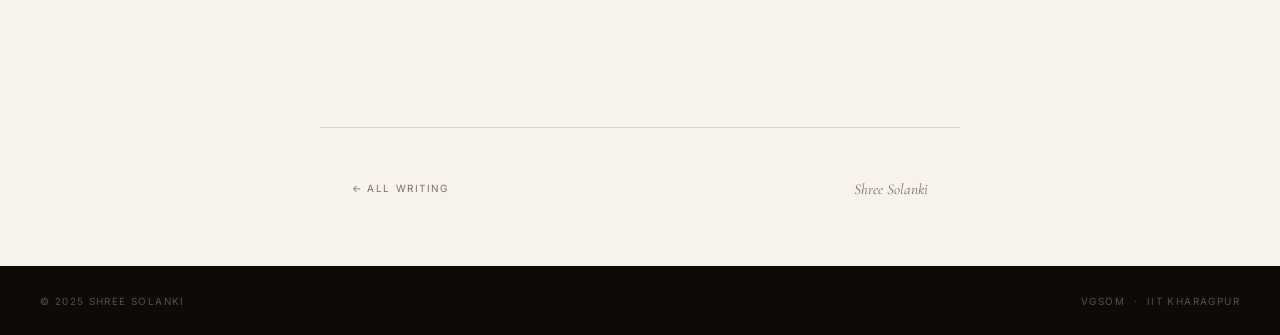
<file: essays/The-Unglamorous-Revolution-3.html>
<!DOCTYPE html>
<html lang="en">
<head>
<meta charset="UTF-8"><meta name="viewport" content="width=device-width, initial-scale=1.0">
<title>All these mouths to feed and not enough food? Haber-Bosch process is here to save the world! — Shree Solanki</title>
<link rel="stylesheet" href="../style.css">
<style>
a{color:inherit;}
.essay-nav{position:fixed;top:0;left:0;right:0;z-index:500;display:flex;justify-content:space-between;align-items:center;padding:0 2.5rem;height:48px;background:var(--ink);border-bottom:1px solid rgba(247,243,236,0.1);}
.essay-nav-back{font-family:var(--sans);font-size:.62rem;letter-spacing:.18em;text-transform:uppercase;color:rgba(247,243,236,0.5);text-decoration:none;transition:color .2s;}
.essay-nav-back:hover{color:var(--paper);}
.essay-nav-title{font-family:var(--sans);font-size:.62rem;letter-spacing:.1em;text-transform:uppercase;color:rgba(247,243,236,0.3);max-width:40ch;overflow:hidden;text-overflow:ellipsis;white-space:nowrap;}
.essay-header{padding-top:48px;background:var(--ink);color:var(--paper);}
.essay-header-inner{max-width:720px;margin:0 auto;padding:5rem 2rem 4rem;border-bottom:1px solid rgba(247,243,236,0.1);}
.essay-tag{font-family:var(--sans);font-size:.62rem;letter-spacing:.2em;text-transform:uppercase;color:var(--red);margin-bottom:1.25rem;}
.essay-title{font-family:var(--disp);font-weight:900;font-size:clamp(2rem,5vw,3.8rem);line-height:1;letter-spacing:-.01em;margin-bottom:.75rem;}
.essay-subtitle{font-family:var(--serif);font-style:italic;font-weight:300;font-size:1.15rem;color:rgba(247,243,236,0.55);margin-bottom:2rem;}
.essay-meta{font-family:var(--sans);font-size:.6rem;letter-spacing:.16em;text-transform:uppercase;color:rgba(247,243,236,0.35);}
.essay-body{max-width:640px;margin:0 auto;padding:5rem 2rem 7rem;}
.essay-body p{font-family:var(--serif);font-size:1.1rem;font-weight:300;line-height:2;color:var(--ink);margin-bottom:1.75rem;}
.essay-body h2{font-family:var(--disp);font-size:1.6rem;font-weight:700;line-height:1.2;margin:3.5rem 0 1.25rem;}
.essay-body h3{font-family:var(--disp);font-size:1.2rem;font-weight:700;line-height:1.3;margin:2.5rem 0 1rem;}
.essay-body blockquote{margin:3rem 0;padding:0 0 0 2rem;border-left:3px solid var(--red);}
.essay-body blockquote p{font-style:italic;font-size:1.2rem;line-height:1.6;margin:0;}
.essay-body hr{border:none;text-align:center;margin:3.5rem auto;font-size:1.5rem;letter-spacing:.5em;}
.essay-body hr::after{content:'· · ·';}
.essay-footer-nav{max-width:640px;margin:0 auto 4rem;padding:3rem 2rem 0;border-top:1px solid var(--faint);display:flex;justify-content:space-between;align-items:center;}
.efn-back{font-family:var(--sans);font-size:.62rem;letter-spacing:.16em;text-transform:uppercase;color:var(--muted);text-decoration:none;transition:color .2s;}
.efn-back:hover{color:var(--red);}
.efn-label{font-family:var(--serif);font-style:italic;font-size:.95rem;color:var(--muted);}
</style>
</head>
<body>
<nav class="essay-nav">
  <a href="../writing.html" class="essay-nav-back">← All Writing</a>
  <span class="essay-nav-title">All these mouths to feed and not enough food? Haber-Bosch process is here to save the world!</span>
</nav>
<header class="essay-header">
  <div class="essay-header-inner">
    <p class="essay-tag">Tech</p>
    <h1 class="essay-title">All these mouths to feed and not enough food? Haber-Bosch process is here to save the world!</h1>
    <p class="essay-subtitle">I jest but they created arguably the single most important chemical process that has kept humanity out of the perils of  mass starvation.</p>
    <p class="essay-meta">Shree Solanki &nbsp;·&nbsp; 12 June 2025 &nbsp;·&nbsp; 7 min read</p>
  </div>
</header>
<article class="essay-body"><h2>The Process That Feeds Half the World</h2>
<h3>The Unglamorous Revolution, No. 3 of 10</h3>
<p>In 1909, Fritz Haber demonstrated that nitrogen could be pulled from the air and converted into ammonia using high pressure, high temperature, and an iron catalyst. In 1913, Carl Bosch scaled this process to industrial production at a plant in Oppau, Germany.</p>
<p>Between them, they solved the most important problem in the history of agriculture: how to feed a growing population on a finite amount of land.</p>
<p>Roughly half the nitrogen atoms in your body right now entered the biosphere through the Haber-Bosch process. You are, in a meaningful chemical sense, partly a product of an industrial reaction invented in Germany in the early 20th century. So are approximately 4 billion other people who would not otherwise exist.</p>
<p>This is either a remarkable triumph of human ingenuity or a deeply uncomfortable fact about how dependent modern civilisation is on a single industrial process, depending on how you prefer to spend your existential dread.</p>
<h2>Why Nitrogen</h2>
<p>All living things need nitrogen. It is essential for building proteins and DNA. The atmosphere is 78% nitrogen. Plants and animals cannot use atmospheric nitrogen directly. It exists as N2, two nitrogen atoms bound together with a triple bond, which is one of the strongest in chemistry.</p>
<p>For most of human history, the nitrogen available for agriculture came from a narrow set of sources: animal manure, human waste, crop rotation with legumes (whose root bacteria can fix nitrogen), and guano mined from Pacific islands where seabirds had been depositing nitrogen-rich droppings for centuries.</p>
<p>These sources were finite and, in the case of guano, geographically constrained. By the late 19th century, population growth had made the nitrogen constraint existential. Yields on agricultural land were flattening. The philosopher and economist William Crookes gave a lecture to the British Association in 1898 that was essentially a well-sourced prediction of mass starvation. The world needed a new nitrogen source. The chemistry to produce one existed in theory. The engineering to produce it at scale did not.</p>
<h2>What Haber and Bosch Actually Did</h2>
<p>The chemistry is: N2 + 3H2 -&gt; 2NH3. Nitrogen plus hydrogen becomes ammonia. The ammonia is then used to make fertiliser.</p>
<p>The problem is that the reaction is extremely difficult to drive at scale. It requires temperatures of 400-500 degrees Celsius, pressures of 150-300 atmospheres (roughly 150-300 times atmospheric pressure at sea level), and a catalyst to make it proceed at a useful rate. In 1909, building equipment that could reliably maintain these conditions without exploding was not trivial. Carl Bosch's contribution was, in large part, solving the engineering problem of building pressure vessels that would not fail.</p>
<p>The BASF plant at Oppau, which opened in 1913, was, by the standards of its time, an extraordinary piece of industrial engineering. It produced ammonia continuously at a scale that made synthetic fertiliser economically viable for the first time. Within a decade, the technology had spread to other countries, and the era of synthetic nitrogen fertiliser had begun.</p>
<h2>The Population Consequence</h2>
<p>The relationship between nitrogen fertiliser and population is among the most direct causal links in modern history.</p>
<p>In 1900, the world had 1.6 billion people. It was already straining against the limits of what existing agricultural methods could support. By 2023, the world had 8 billion people. The land under cultivation had expanded substantially, but not by a factor of five. What changed was yield (basically, the amount of food produced per unit of land), and nitrogen fertiliser is the single largest driver of that yield increase.</p>
<p>A 2008 study by the researcher Vaclav Smil estimated that the Haber-Bosch process is responsible for feeding roughly 40% of the current world population. Other estimates run higher. The precise number depends on your modelling assumptions, but no serious analyst disputes that without synthetic nitrogen fertiliser, global food production would be dramatically lower than it is, and the population the planet could support would be correspondingly smaller.</p>
<p>The arithmetic is uncomfortable but not complicated: if 40 to 50% of current food production depends on synthetic nitrogen, and you removed that production, somewhere between 3 and 4 billion people would face starvation. Not inconvenience. Starvation. The Haber-Bosch process is not a chapter in agricultural history. It is the reason most people alive today are alive.</p>
<h2>The Part Nobody Likes to Mention</h2>
<p>Fritz Haber won the Nobel Prize in Chemistry in 1918. He accepted it the year after his wife, also a chemist, shot herself in the garden of their home. Clara Immerwahr Haber had allegedly opposed her husband's work on chemical weapons (he was the leading figure in Germany's chlorine and mustard gas programs in World War I) and had spent years arguing that using chemistry to kill people was a perversion of science. The night of her death, Haber left for the Eastern Front to oversee another gas attack. He was, by any measure, both the man who enabled the feeding of billions and the man who weaponised industrial chemistry for mass killing.</p>
<p>The same nitrogen chemistry that makes fertiliser makes explosives. Ammonia can be converted to nitric acid, which can be combined with various things to make things that explode. The Haber-Bosch process enabled German munitions production in World War I, extending the war that might otherwise have ended earlier due to Germany's inability to produce enough explosives. The process that saved billions of lives also, very probably, prolonged a war that killed millions.</p>
<p>This is the part that does not fit neatly into the triumph narrative.</p>
<h2>The Modern Problem</h2>
<p>Nitrogen fertiliser has not only enabled population growth. It has also, in the quantities now used globally, become a significant environmental problem.</p>
<p>Plants absorb only a fraction of the nitrogen applied to agricultural fields. The rest runs off into waterways, where it causes eutrophication (yay Mom, I learned a new word!), algal blooms that deplete oxygen, kill fish, and create dead zones. The Gulf of Mexico dead zone, fed by nitrogen runoff from the Mississippi River basin, covers an area roughly the size of New Jersey. Nitrogen oxides released from agricultural soils are a significant contributor to greenhouse gas emissions. The nitrogen cycle, which human activity has now transformed more radically than at any point in the past 2.5 billion years, is under pressure at a global scale.</p>
<p>We needed more nitrogen than the natural cycle could provide. We engineered a way to get it. We used it on a scale that has now perturbed the natural cycle itself. This is the pattern of transformative technology: the solution to one constraint creates the next constraint, at a larger scale.</p>
<h2>The Unglamorous Point</h2>
<p>The Haber-Bosch process is, by one defensible measure, the most important technological achievement in human history. Nothing else has as direct a line to the survival of as many people. It is also a story about the inseparability of creation and destruction, about the same chemistry that feeds children being the chemistry that fills shells, and about what happens when you solve a problem at a scale that the natural world was not designed to absorb.</p>
<p>Fritz Haber died in 1934, in exile, his German citizenship stripped by the Nazi government whose rise he had not opposed early enough, his Jewish identity now the only thing that mattered to the state he had served. The man who fed the world died fleeing a country that was about to attempt to murder most of the people he shared a heritage with, including relatives who would be killed in concentration chambers that used a pesticide his colleagues had developed.</p>
<p>Chemistry is morally neutral. The uses of chemistry are not.</p>
<hr>
<h2>Further Reading</h2>
<p>- Smil, Vaclav. Enriching the Earth: Fritz Haber, Carl Bosch, and the Transformation of World Food Production. MIT Press, 2001. (Essential.)</p>
<p>- Hager, Thomas. The Alchemy of Air: A Jewish Genius, a Doomed Tycoon, and the Scientific Discovery That Fed the World but Fueled the Rise of Hitler. Broadway Books, 2008.</p>
<p>- Leigh, G.J. The World's Greatest Fix: A History of Nitrogen and Agriculture. Oxford University Press, 2004.</p>
<p>- "The Nitrate King." The New Yorker, 2014. https://www.newyorker.com/magazine/2014/12/22/nitrate-king</p>
<p>- Smil, Vaclav. "Nitrogen and Food Production: Proteins for Human Diets." Ambio, 2002. https://www.jstor.org/stable/4315263</p>
<p>- Erisman, Jan Willem et al. "How a Century of Ammonia Synthesis Changed the World."  Nature Geoscience, 2008. https://www.nature.com/articles/ngeo325</p></article>
<div class="essay-footer-nav">
  <a href="../writing.html" class="efn-back">← All writing</a>
  <span class="efn-label">Shree Solanki</span>
</div>
<footer><p>&copy; 2025 Shree Solanki</p><p>VGSOM &nbsp;·&nbsp; IIT Kharagpur</p></footer>
</body></html>
</file>
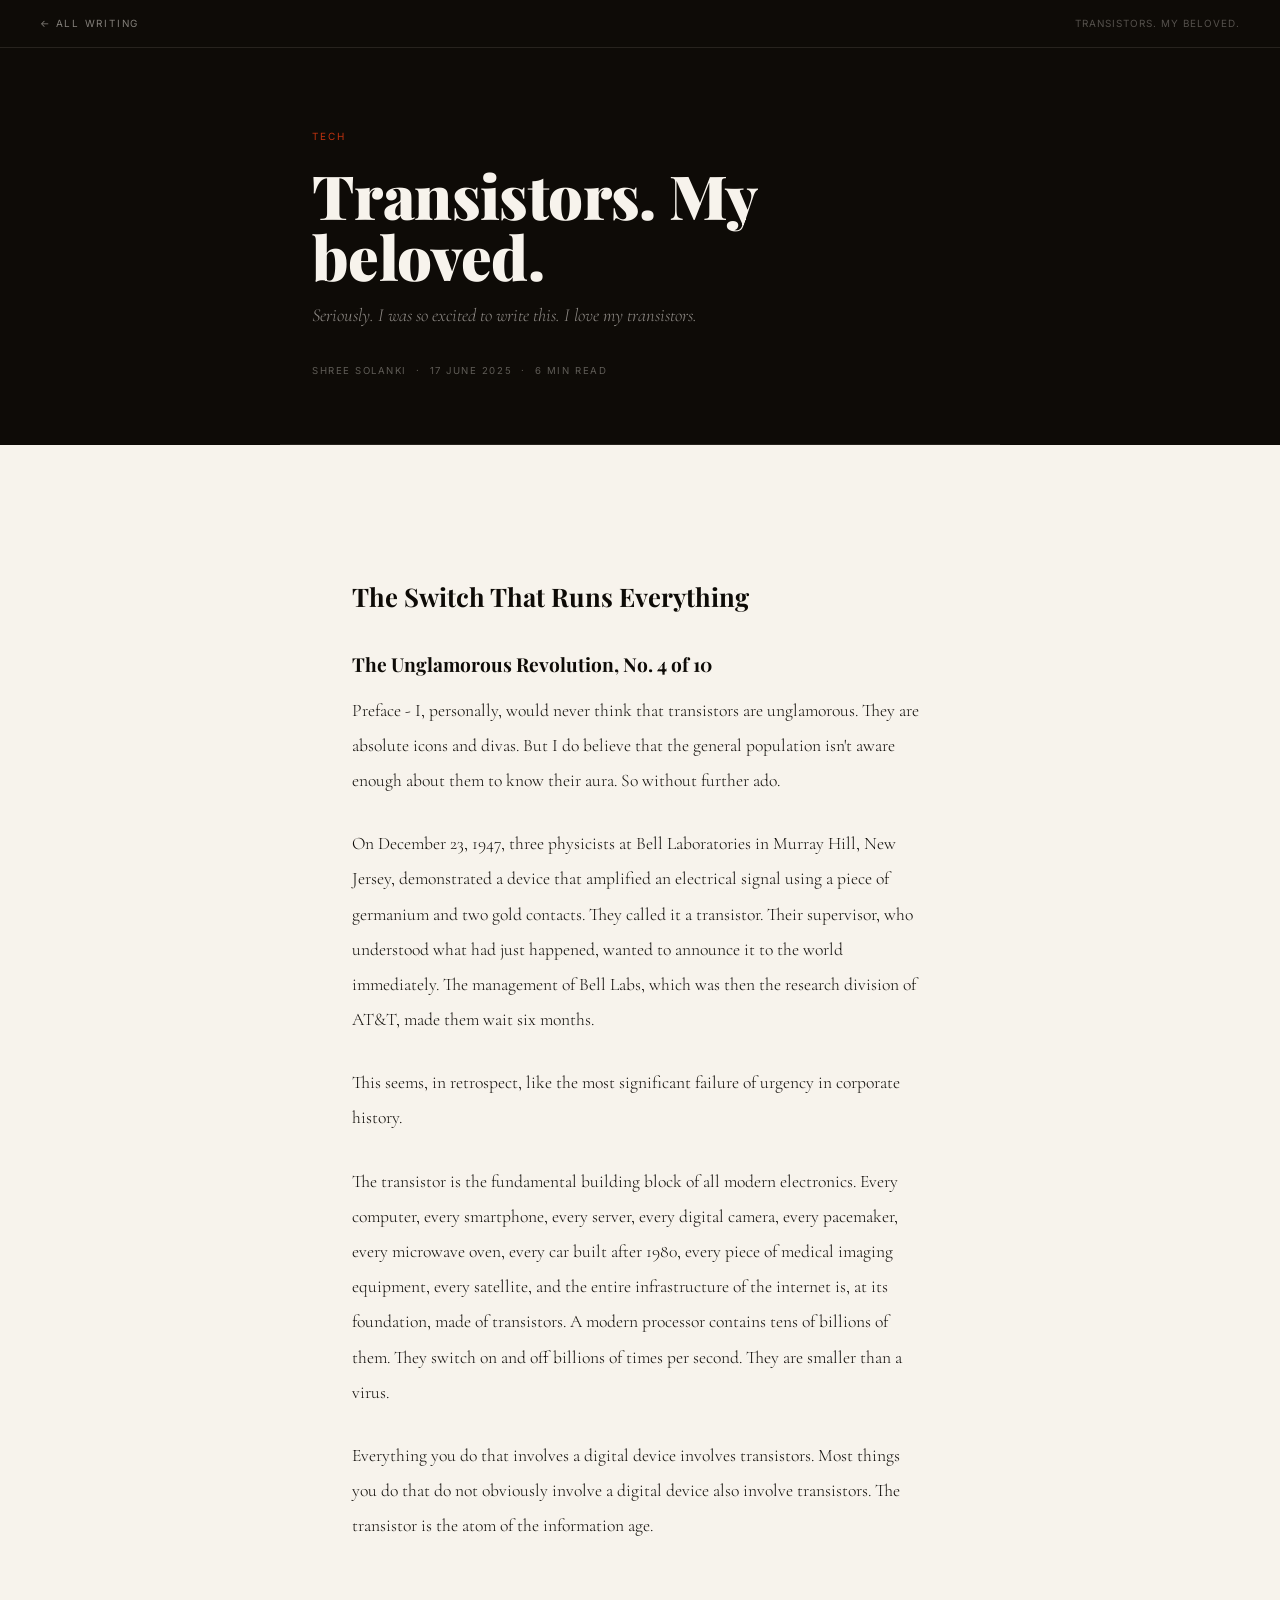
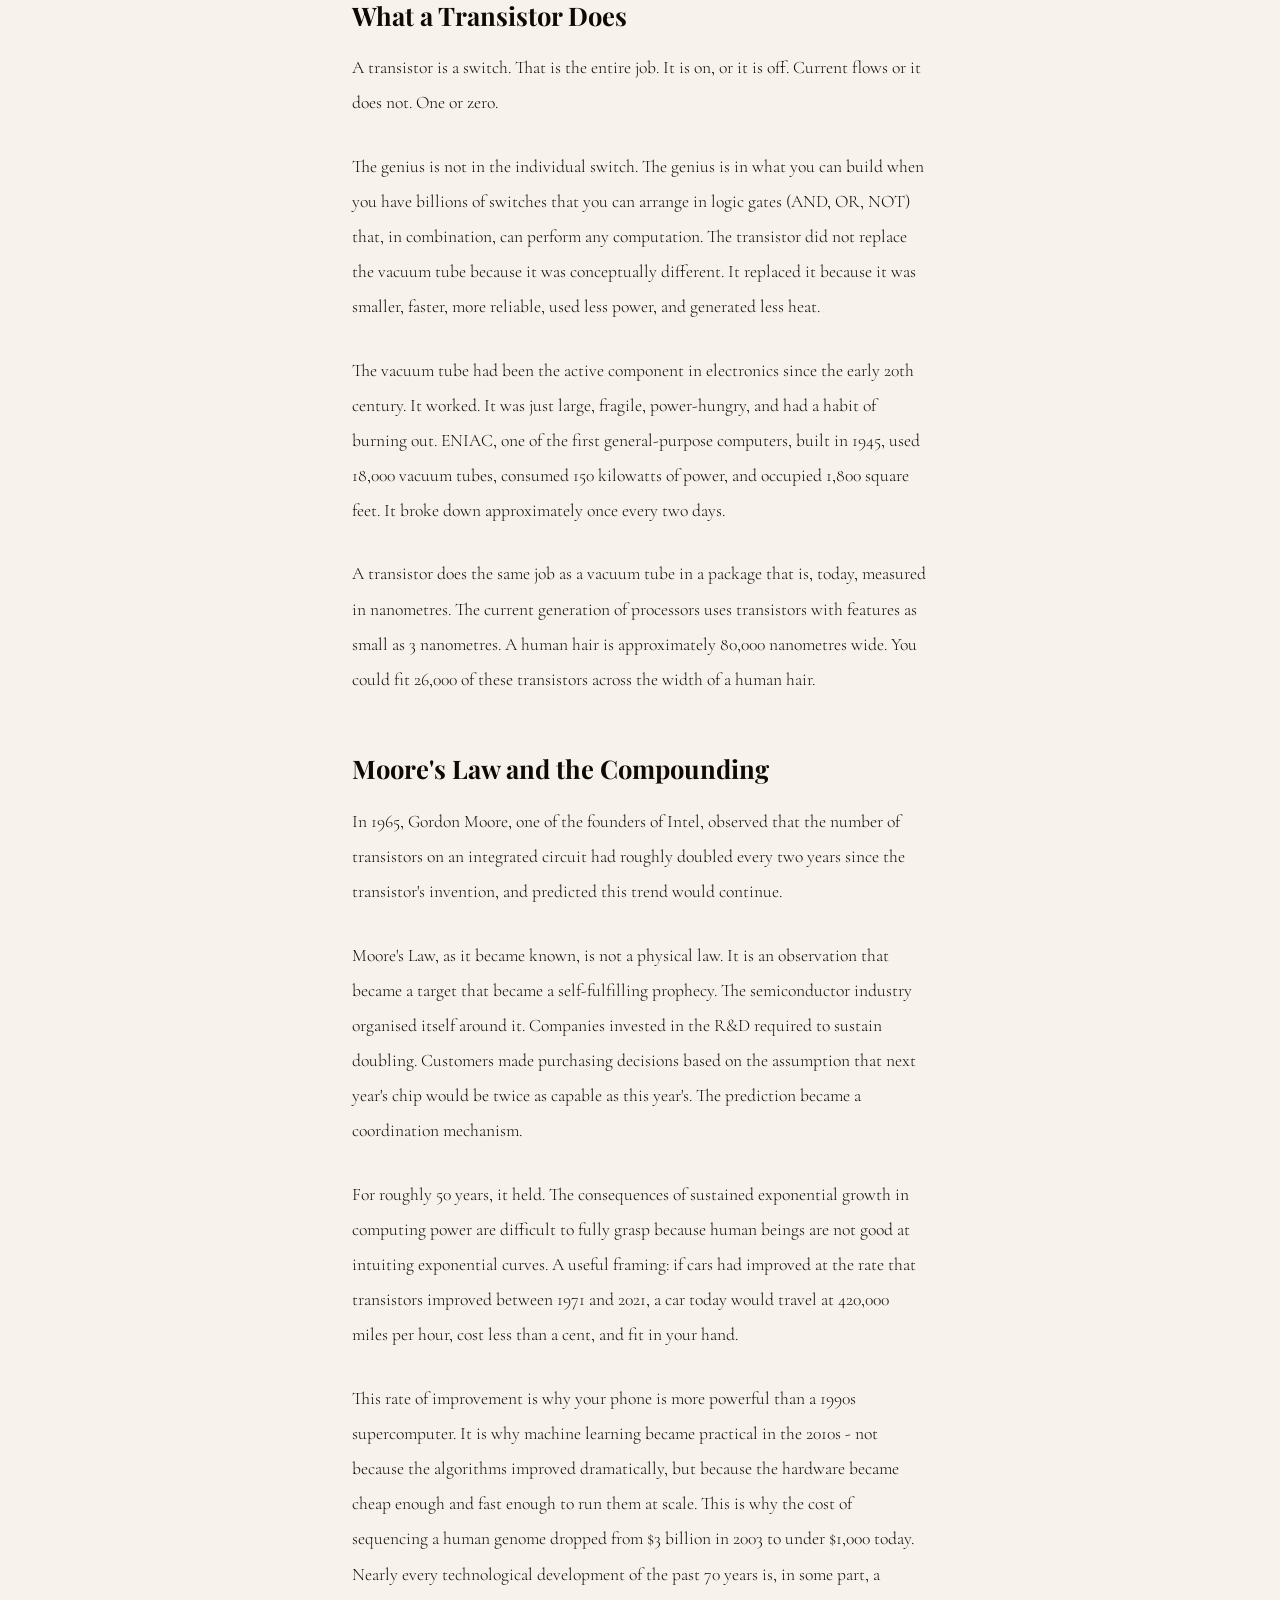
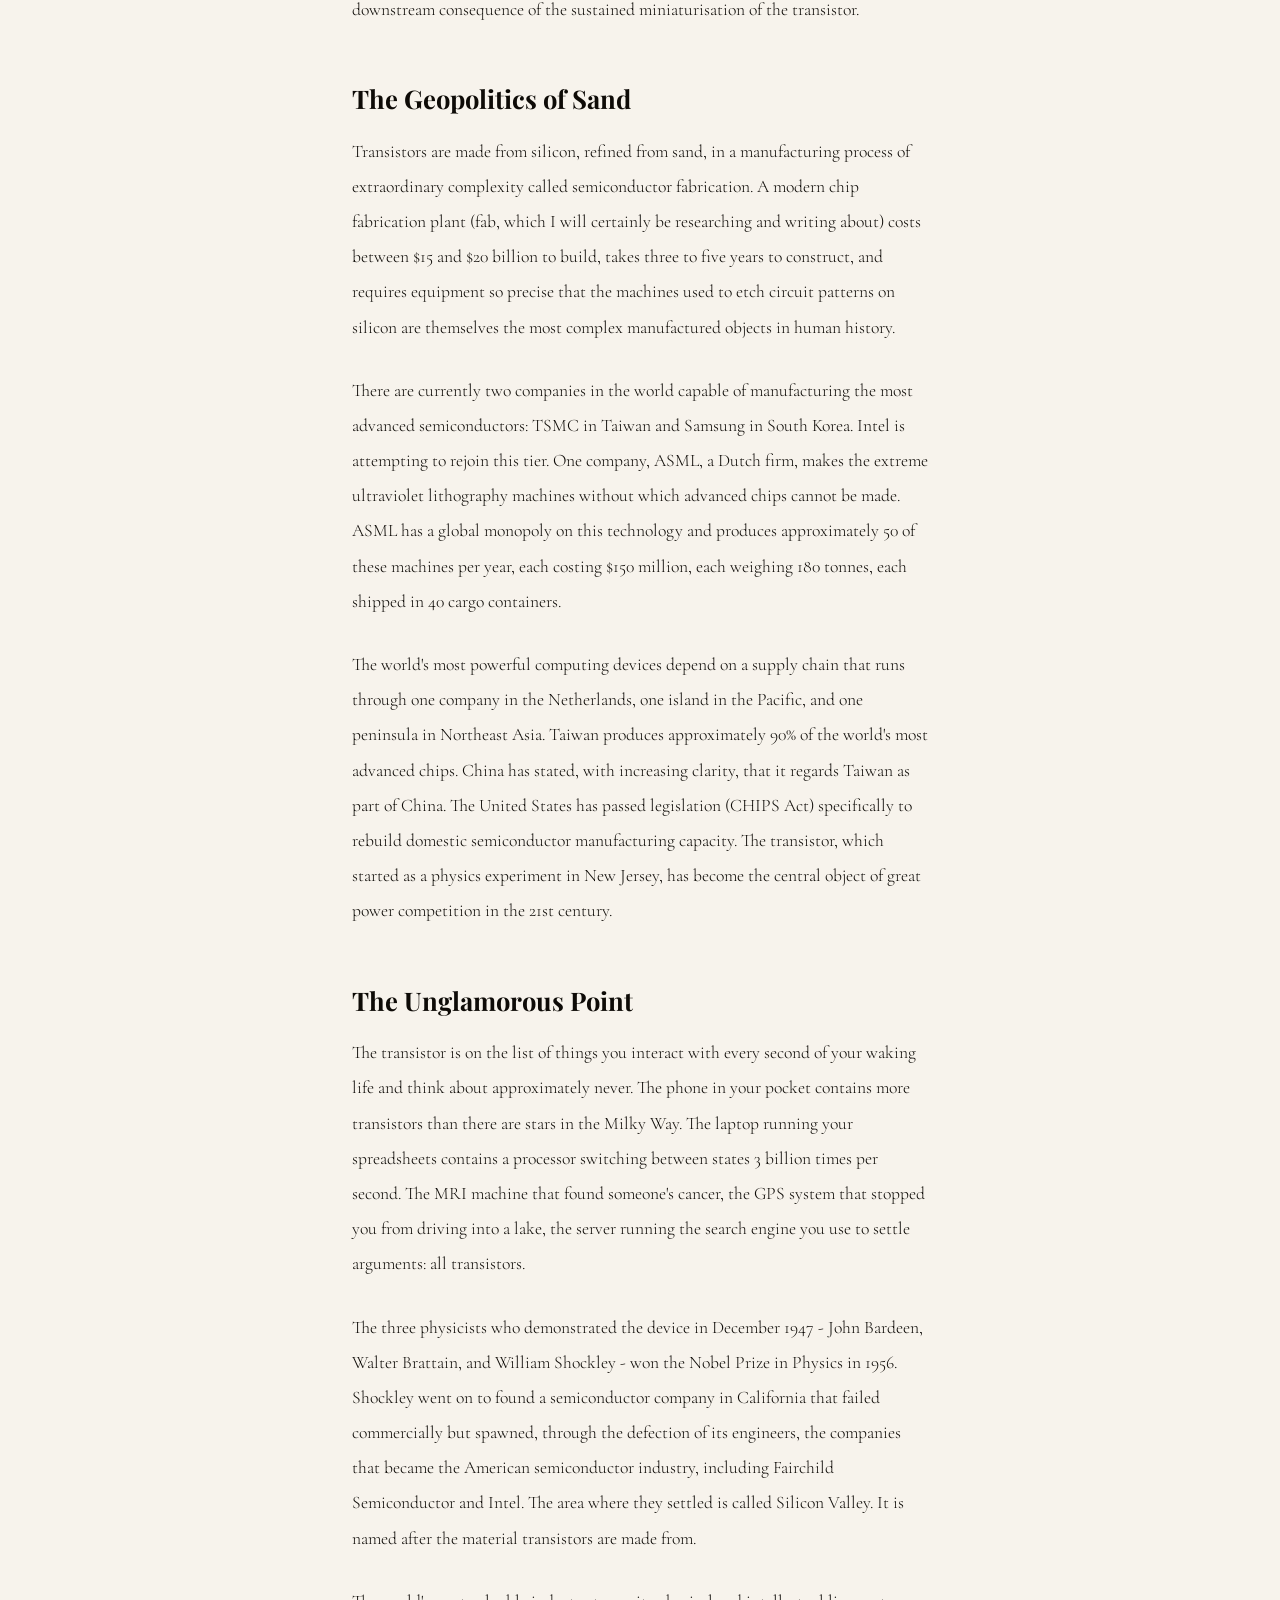
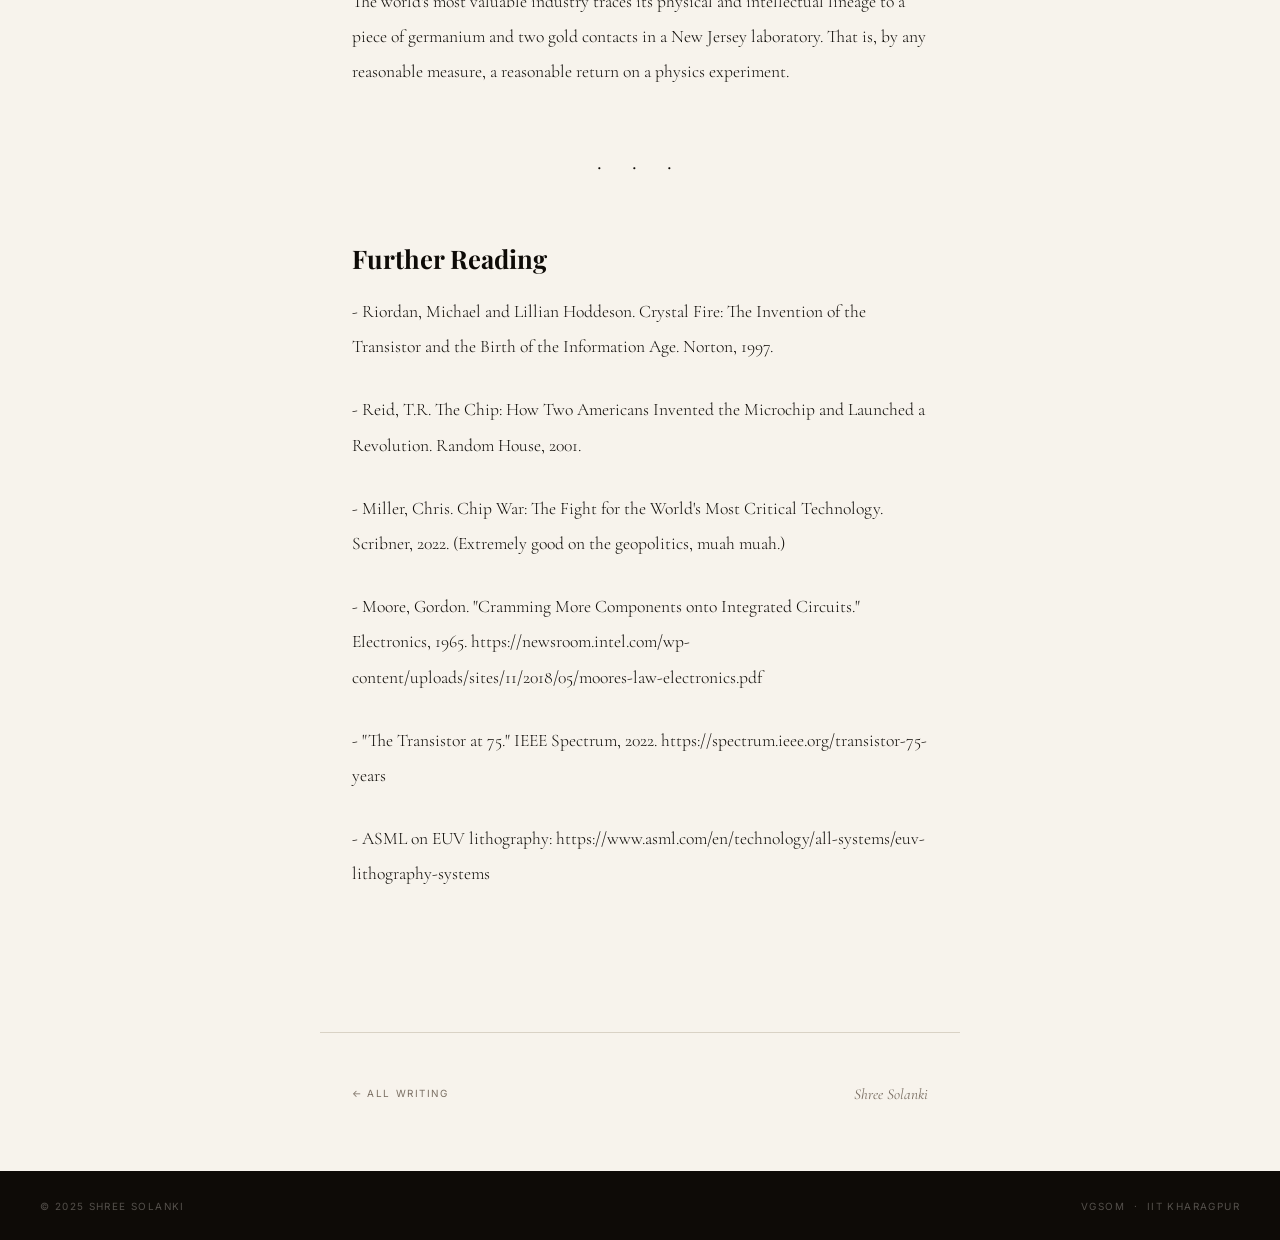
<file: essays/The-Unglamorous-Revolution-4.html>
<!DOCTYPE html>
<html lang="en">
<head>
<meta charset="UTF-8"><meta name="viewport" content="width=device-width, initial-scale=1.0">
<title>Transistors. My beloved. — Shree Solanki</title>
<link rel="stylesheet" href="../style.css">
<style>
a{color:inherit;}
.essay-nav{position:fixed;top:0;left:0;right:0;z-index:500;display:flex;justify-content:space-between;align-items:center;padding:0 2.5rem;height:48px;background:var(--ink);border-bottom:1px solid rgba(247,243,236,0.1);}
.essay-nav-back{font-family:var(--sans);font-size:.62rem;letter-spacing:.18em;text-transform:uppercase;color:rgba(247,243,236,0.5);text-decoration:none;transition:color .2s;}
.essay-nav-back:hover{color:var(--paper);}
.essay-nav-title{font-family:var(--sans);font-size:.62rem;letter-spacing:.1em;text-transform:uppercase;color:rgba(247,243,236,0.3);max-width:40ch;overflow:hidden;text-overflow:ellipsis;white-space:nowrap;}
.essay-header{padding-top:48px;background:var(--ink);color:var(--paper);}
.essay-header-inner{max-width:720px;margin:0 auto;padding:5rem 2rem 4rem;border-bottom:1px solid rgba(247,243,236,0.1);}
.essay-tag{font-family:var(--sans);font-size:.62rem;letter-spacing:.2em;text-transform:uppercase;color:var(--red);margin-bottom:1.25rem;}
.essay-title{font-family:var(--disp);font-weight:900;font-size:clamp(2rem,5vw,3.8rem);line-height:1;letter-spacing:-.01em;margin-bottom:.75rem;}
.essay-subtitle{font-family:var(--serif);font-style:italic;font-weight:300;font-size:1.15rem;color:rgba(247,243,236,0.55);margin-bottom:2rem;}
.essay-meta{font-family:var(--sans);font-size:.6rem;letter-spacing:.16em;text-transform:uppercase;color:rgba(247,243,236,0.35);}
.essay-body{max-width:640px;margin:0 auto;padding:5rem 2rem 7rem;}
.essay-body p{font-family:var(--serif);font-size:1.1rem;font-weight:300;line-height:2;color:var(--ink);margin-bottom:1.75rem;}
.essay-body h2{font-family:var(--disp);font-size:1.6rem;font-weight:700;line-height:1.2;margin:3.5rem 0 1.25rem;}
.essay-body h3{font-family:var(--disp);font-size:1.2rem;font-weight:700;line-height:1.3;margin:2.5rem 0 1rem;}
.essay-body blockquote{margin:3rem 0;padding:0 0 0 2rem;border-left:3px solid var(--red);}
.essay-body blockquote p{font-style:italic;font-size:1.2rem;line-height:1.6;margin:0;}
.essay-body hr{border:none;text-align:center;margin:3.5rem auto;font-size:1.5rem;letter-spacing:.5em;}
.essay-body hr::after{content:'· · ·';}
.essay-footer-nav{max-width:640px;margin:0 auto 4rem;padding:3rem 2rem 0;border-top:1px solid var(--faint);display:flex;justify-content:space-between;align-items:center;}
.efn-back{font-family:var(--sans);font-size:.62rem;letter-spacing:.16em;text-transform:uppercase;color:var(--muted);text-decoration:none;transition:color .2s;}
.efn-back:hover{color:var(--red);}
.efn-label{font-family:var(--serif);font-style:italic;font-size:.95rem;color:var(--muted);}
</style>
</head>
<body>
<nav class="essay-nav">
  <a href="../writing.html" class="essay-nav-back">← All Writing</a>
  <span class="essay-nav-title">Transistors. My beloved.</span>
</nav>
<header class="essay-header">
  <div class="essay-header-inner">
    <p class="essay-tag">Tech</p>
    <h1 class="essay-title">Transistors. My beloved.</h1>
    <p class="essay-subtitle">Seriously. I was so excited to write this. I love my transistors.</p>
    <p class="essay-meta">Shree Solanki &nbsp;·&nbsp; 17 June 2025 &nbsp;·&nbsp; 6 min read</p>
  </div>
</header>
<article class="essay-body"><h2>The Switch That Runs Everything</h2>
<h3>The Unglamorous Revolution, No. 4 of 10</h3>
<p>Preface - I, personally, would never think that transistors are unglamorous. They are absolute icons and divas. But I do believe that the general population isn't aware enough about them to know their aura. So without further ado.</p>
<p>On December 23, 1947, three physicists at Bell Laboratories in Murray Hill, New Jersey, demonstrated a device that amplified an electrical signal using a piece of germanium and two gold contacts. They called it a transistor. Their supervisor, who understood what had just happened, wanted to announce it to the world immediately. The management of Bell Labs, which was then the research division of AT&amp;T, made them wait six months.</p>
<p>This seems, in retrospect, like the most significant failure of urgency in corporate history.</p>
<p>The transistor is the fundamental building block of all modern electronics. Every computer, every smartphone, every server, every digital camera, every pacemaker, every microwave oven, every car built after 1980, every piece of medical imaging equipment, every satellite, and the entire infrastructure of the internet is, at its foundation, made of transistors. A modern processor contains tens of billions of them. They switch on and off billions of times per second. They are smaller than a virus.</p>
<p>Everything you do that involves a digital device involves transistors. Most things you do that do not obviously involve a digital device also involve transistors. The transistor is the atom of the information age.</p>
<h2>What a Transistor Does</h2>
<p>A transistor is a switch. That is the entire job. It is on, or it is off. Current flows or it does not. One or zero.</p>
<p>The genius is not in the individual switch. The genius is in what you can build when you have billions of switches that you can arrange in logic gates (AND, OR, NOT) that, in combination, can perform any computation. The transistor did not replace the vacuum tube because it was conceptually different. It replaced it because it was smaller, faster, more reliable, used less power, and generated less heat.</p>
<p>The vacuum tube had been the active component in electronics since the early 20th century. It worked. It was just large, fragile, power-hungry, and had a habit of burning out. ENIAC, one of the first general-purpose computers, built in 1945, used 18,000 vacuum tubes, consumed 150 kilowatts of power, and occupied 1,800 square feet. It broke down approximately once every two days.</p>
<p>A transistor does the same job as a vacuum tube in a package that is, today, measured in nanometres. The current generation of processors uses transistors with features as small as 3 nanometres. A human hair is approximately 80,000 nanometres wide. You could fit 26,000 of these transistors across the width of a human hair.</p>
<h2>Moore's Law and the Compounding</h2>
<p>In 1965, Gordon Moore, one of the founders of Intel, observed that the number of transistors on an integrated circuit had roughly doubled every two years since the transistor's invention, and predicted this trend would continue.</p>
<p>Moore's Law, as it became known, is not a physical law. It is an observation that became a target that became a self-fulfilling prophecy. The semiconductor industry organised itself around it. Companies invested in the R&amp;D required to sustain doubling. Customers made purchasing decisions based on the assumption that next year's chip would be twice as capable as this year's. The prediction became a coordination mechanism.</p>
<p>For roughly 50 years, it held. The consequences of sustained exponential growth in computing power are difficult to fully grasp because human beings are not good at intuiting exponential curves. A useful framing: if cars had improved at the rate that transistors improved between 1971 and 2021, a car today would travel at 420,000 miles per hour, cost less than a cent, and fit in your hand.</p>
<p>This rate of improvement is why your phone is more powerful than a 1990s supercomputer. It is why machine learning became practical in the 2010s - not because the algorithms improved dramatically, but because the hardware became cheap enough and fast enough to run them at scale. This is why the cost of sequencing a human genome dropped from $3 billion in 2003 to under $1,000 today. Nearly every technological development of the past 70 years is, in some part, a downstream consequence of the sustained miniaturisation of the transistor.</p>
<h2>The Geopolitics of Sand</h2>
<p>Transistors are made from silicon, refined from sand, in a manufacturing process of extraordinary complexity called semiconductor fabrication. A modern chip fabrication plant (fab, which I will certainly be researching and writing about) costs between $15 and $20 billion to build, takes three to five years to construct, and requires equipment so precise that the machines used to etch circuit patterns on silicon are themselves the most complex manufactured objects in human history.</p>
<p>There are currently two companies in the world capable of manufacturing the most advanced semiconductors: TSMC in Taiwan and Samsung in South Korea. Intel is attempting to rejoin this tier. One company, ASML, a Dutch firm, makes the extreme ultraviolet lithography machines without which advanced chips cannot be made. ASML has a global monopoly on this technology and produces approximately 50 of these machines per year, each costing $150 million, each weighing 180 tonnes, each shipped in 40 cargo containers.</p>
<p>The world's most powerful computing devices depend on a supply chain that runs through one company in the Netherlands, one island in the Pacific, and one peninsula in Northeast Asia. Taiwan produces approximately 90% of the world's most advanced chips. China has stated, with increasing clarity, that it regards Taiwan as part of China. The United States has passed legislation (CHIPS Act) specifically to rebuild domestic semiconductor manufacturing capacity. The transistor, which started as a physics experiment in New Jersey, has become the central object of great power competition in the 21st century.</p>
<h2>The Unglamorous Point</h2>
<p>The transistor is on the list of things you interact with every second of your waking life and think about approximately never. The phone in your pocket contains more transistors than there are stars in the Milky Way. The laptop running your spreadsheets contains a processor switching between states 3 billion times per second. The MRI machine that found someone's cancer, the GPS system that stopped you from driving into a lake, the server running the search engine you use to settle arguments: all transistors.</p>
<p>The three physicists who demonstrated the device in December 1947 - John Bardeen, Walter Brattain, and William Shockley - won the Nobel Prize in Physics in 1956. Shockley went on to found a semiconductor company in California that failed commercially but spawned, through the defection of its engineers, the companies that became the American semiconductor industry, including Fairchild Semiconductor and Intel. The area where they settled is called Silicon Valley. It is named after the material transistors are made from.</p>
<p>The world's most valuable industry traces its physical and intellectual lineage to a piece of germanium and two gold contacts in a New Jersey laboratory. That is, by any reasonable measure, a reasonable return on a physics experiment.</p>
<hr>
<h2>Further Reading</h2>
<p>- Riordan, Michael and Lillian Hoddeson. Crystal Fire: The Invention of the Transistor and the Birth of the Information Age. Norton, 1997.</p>
<p>- Reid, T.R. The Chip: How Two Americans Invented the Microchip and Launched a Revolution. Random House, 2001.</p>
<p>- Miller, Chris. Chip War: The Fight for the World's Most Critical Technology. Scribner, 2022. (Extremely good on the geopolitics, muah muah.)</p>
<p>- Moore, Gordon. "Cramming More Components onto Integrated Circuits." Electronics, 1965. https://newsroom.intel.com/wp-content/uploads/sites/11/2018/05/moores-law-electronics.pdf</p>
<p>- "The Transistor at 75." IEEE Spectrum, 2022. https://spectrum.ieee.org/transistor-75-years</p>
<p>- ASML on EUV lithography: https://www.asml.com/en/technology/all-systems/euv-lithography-systems</p></article>
<div class="essay-footer-nav">
  <a href="../writing.html" class="efn-back">← All writing</a>
  <span class="efn-label">Shree Solanki</span>
</div>
<footer><p>&copy; 2025 Shree Solanki</p><p>VGSOM &nbsp;·&nbsp; IIT Kharagpur</p></footer>
</body></html>
</file>
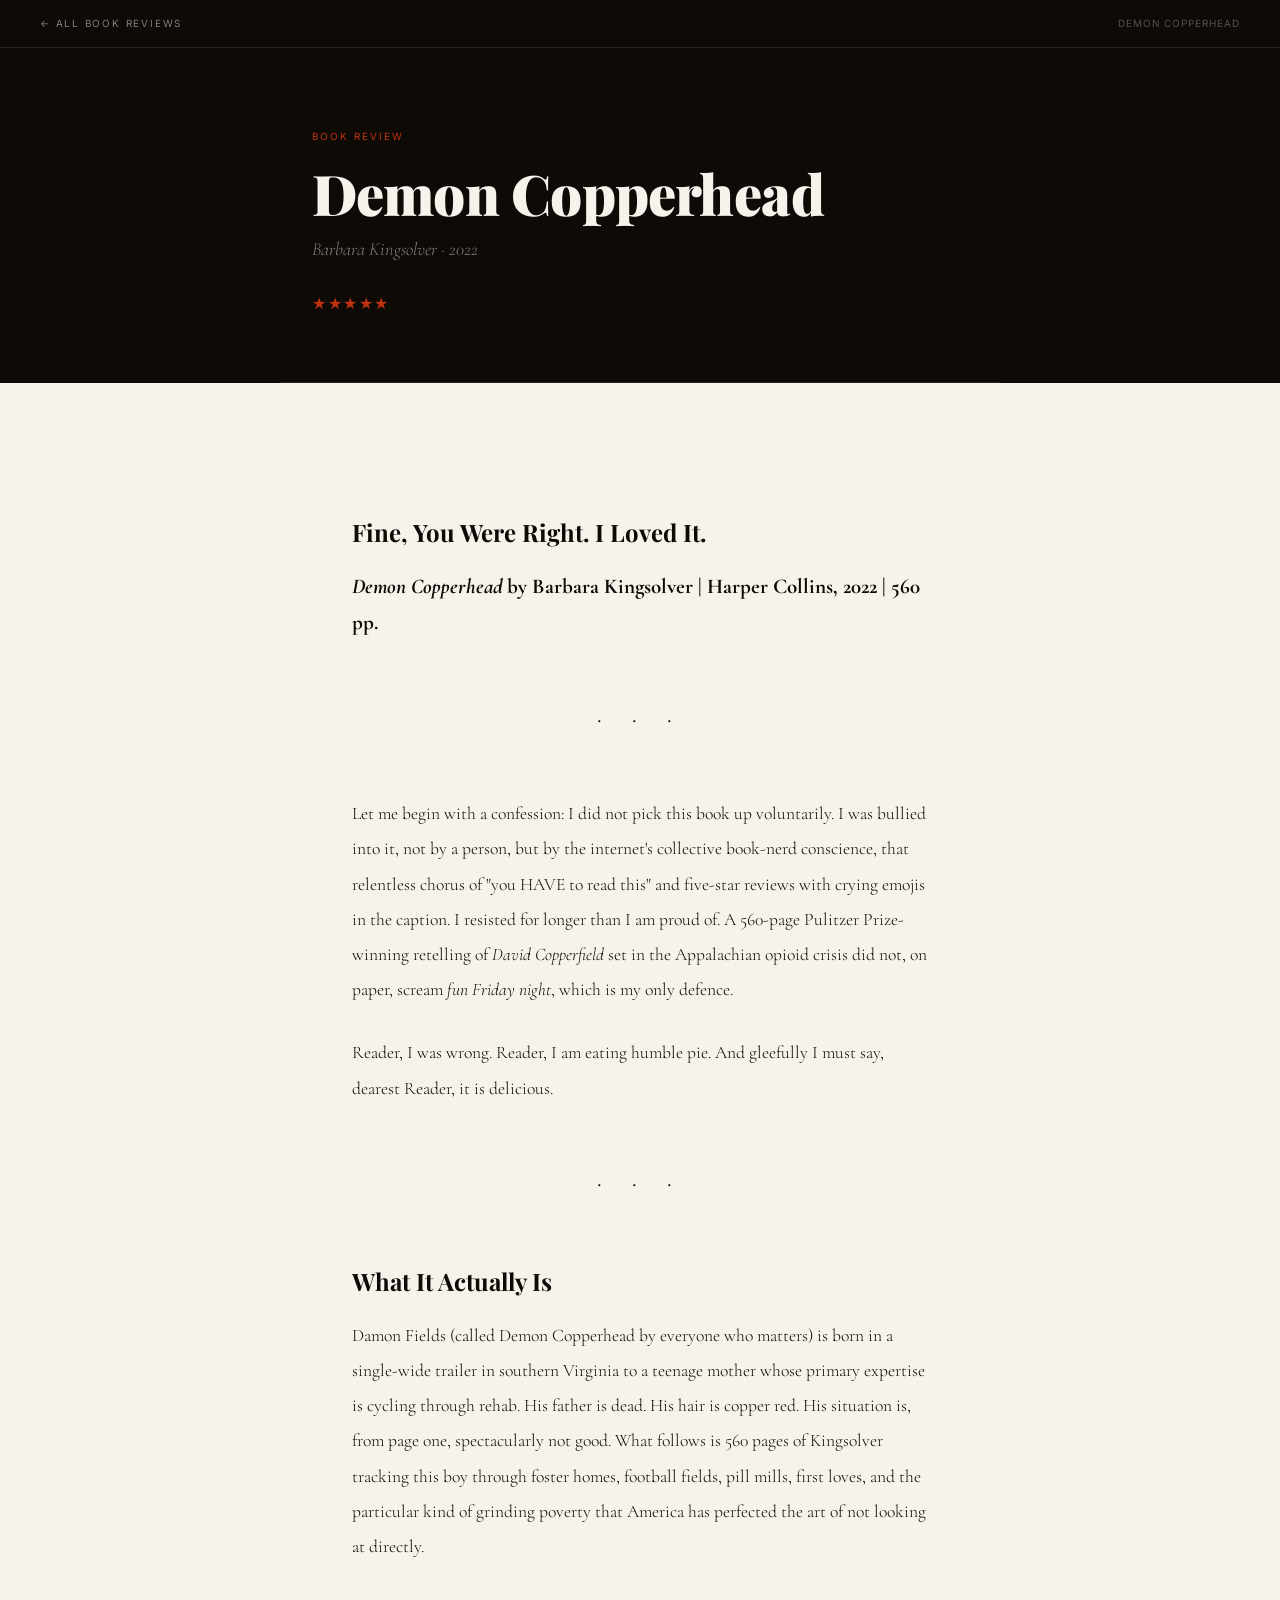
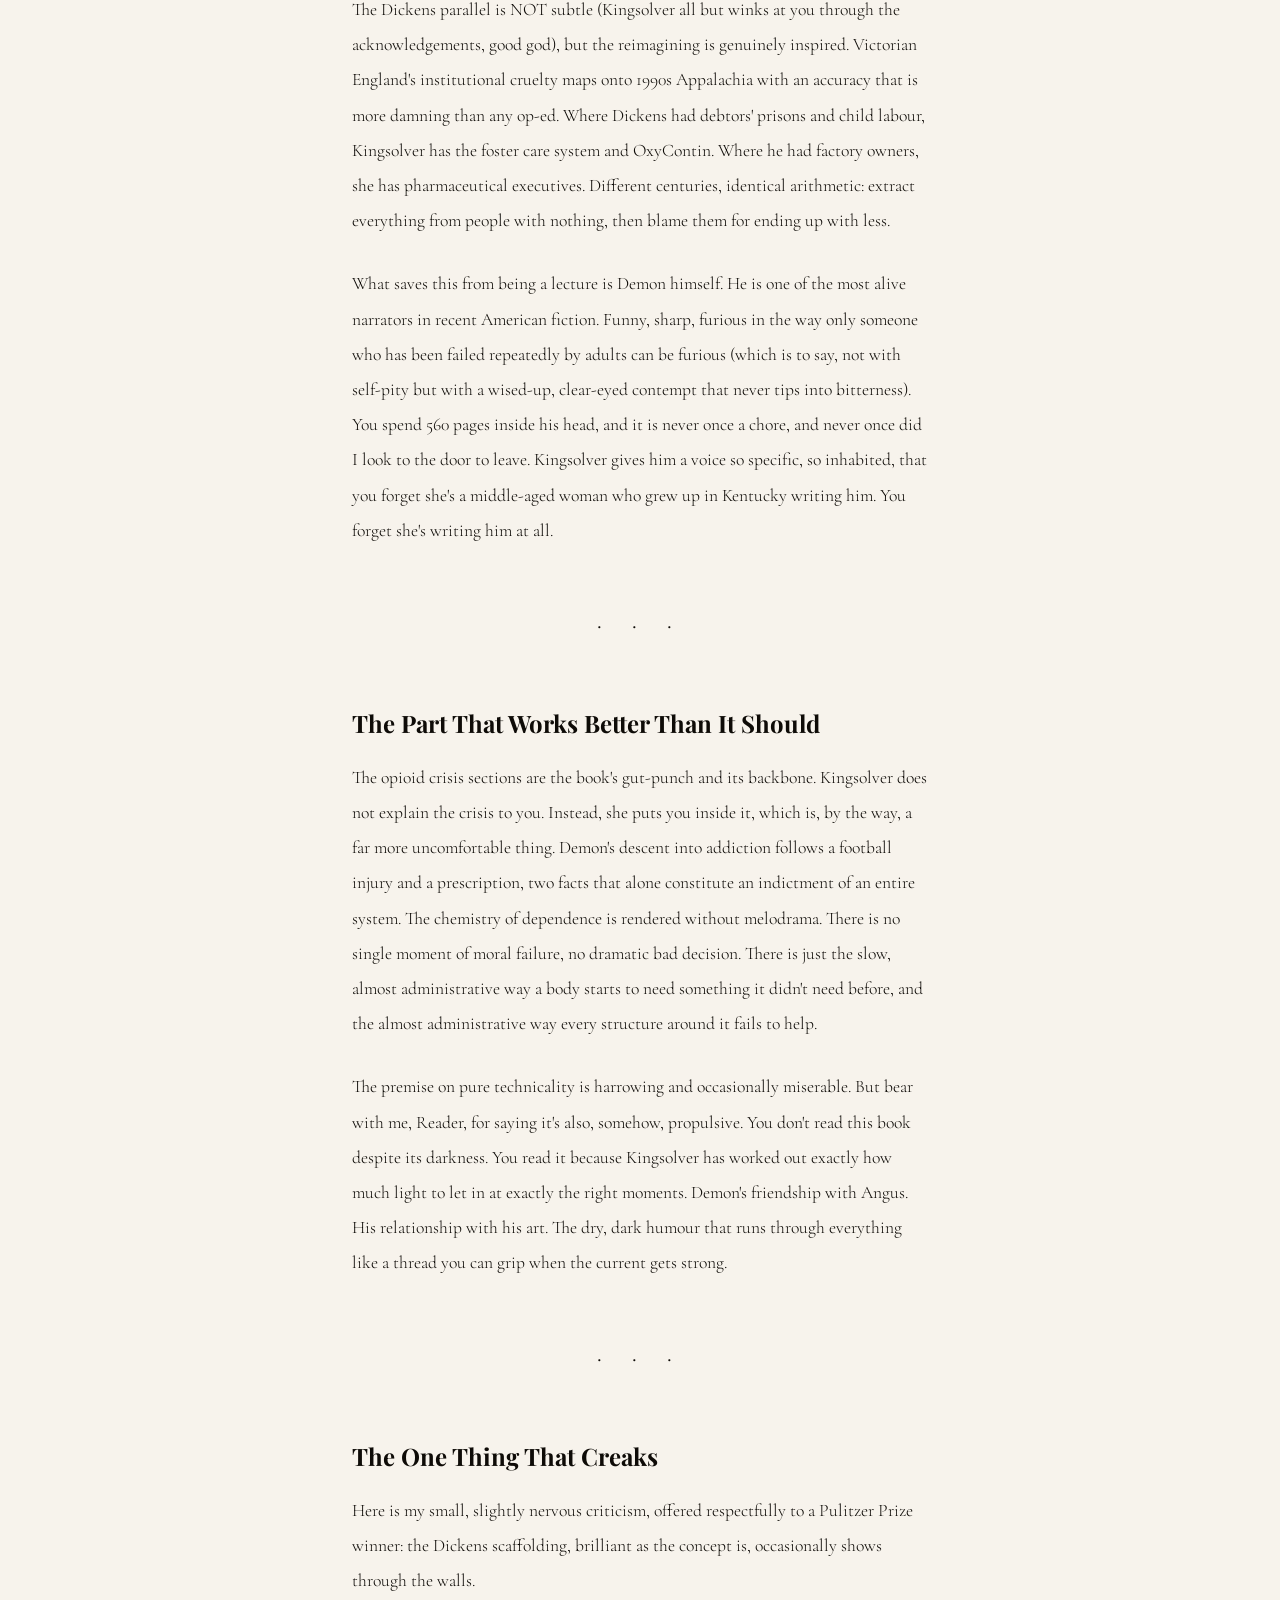
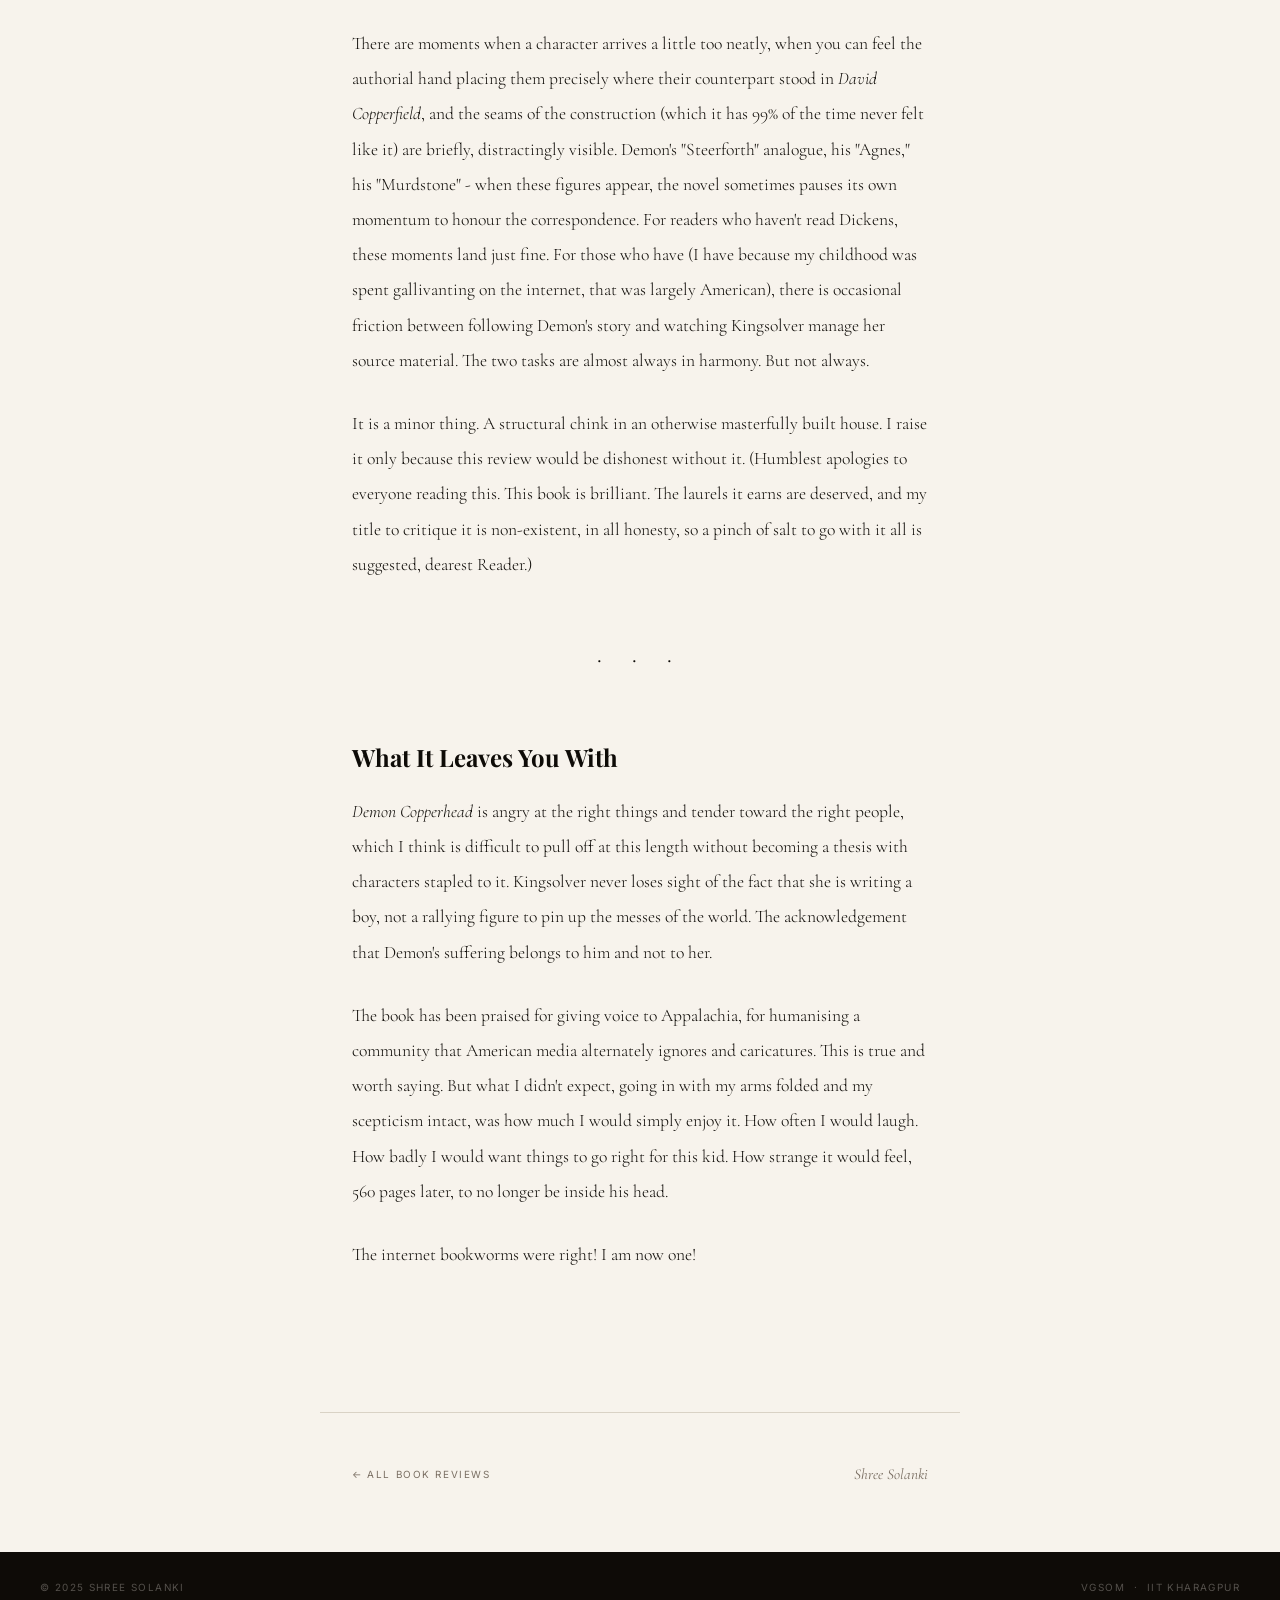
<file: reviews/demon-copperhead.html>
<!DOCTYPE html>
<html lang="en">
<head>
<meta charset="UTF-8"><meta name="viewport" content="width=device-width, initial-scale=1.0">
<title>Demon Copperhead — Shree Solanki</title>
<link rel="stylesheet" href="../style.css">
<style>
a{color:inherit;}
.review-nav{position:fixed;top:0;left:0;right:0;z-index:500;display:flex;justify-content:space-between;align-items:center;padding:0 2.5rem;height:48px;background:var(--ink);border-bottom:1px solid rgba(247,243,236,0.1);}
.review-nav-back{font-family:var(--sans);font-size:.62rem;letter-spacing:.18em;text-transform:uppercase;color:rgba(247,243,236,0.5);text-decoration:none;transition:color .2s;}
.review-nav-back:hover{color:var(--paper);}
.review-nav-title{font-family:var(--sans);font-size:.62rem;letter-spacing:.1em;text-transform:uppercase;color:rgba(247,243,236,0.3);max-width:40ch;overflow:hidden;text-overflow:ellipsis;white-space:nowrap;}
.review-header{padding-top:48px;background:var(--ink);color:var(--paper);}
.review-header-inner{max-width:720px;margin:0 auto;padding:5rem 2rem 4rem;border-bottom:1px solid rgba(247,243,236,0.1);}
.review-tag{font-family:var(--sans);font-size:.62rem;letter-spacing:.2em;text-transform:uppercase;color:var(--red);margin-bottom:1.25rem;}
.review-title{font-family:var(--disp);font-weight:900;font-size:clamp(2rem,5vw,3.5rem);line-height:1;letter-spacing:-.01em;margin-bottom:.75rem;color:var(--paper);}
.review-author{font-family:var(--serif);font-style:italic;font-weight:300;font-size:1.15rem;color:rgba(247,243,236,0.5);margin-bottom:1.5rem;}
.review-stars{font-size:1rem;color:var(--red);letter-spacing:.1em;}
.review-body{max-width:640px;margin:0 auto;padding:5rem 2rem 7rem;}
.review-body p{font-family:var(--serif);font-size:1.1rem;font-weight:300;line-height:2;color:var(--ink);margin-bottom:1.75rem;}
.review-body h2{font-family:var(--disp);font-size:1.5rem;font-weight:700;margin:3rem 0 1rem;}
.review-body blockquote{margin:3rem 0;padding:0 0 0 2rem;border-left:3px solid var(--red);}
.review-body blockquote p{font-style:italic;font-size:1.2rem;line-height:1.6;margin:0;}
.review-body hr{border:none;text-align:center;margin:3.5rem auto;font-size:1.5rem;letter-spacing:.5em;}
.review-body hr::after{content:'· · ·';}
.review-footer-nav{max-width:640px;margin:0 auto 4rem;padding:3rem 2rem 0;border-top:1px solid var(--faint);display:flex;justify-content:space-between;align-items:center;}
.rfn-back{font-family:var(--sans);font-size:.62rem;letter-spacing:.16em;text-transform:uppercase;color:var(--muted);text-decoration:none;transition:color .2s;}
.rfn-back:hover{color:var(--red);}
.rfn-label{font-family:var(--serif);font-style:italic;font-size:.95rem;color:var(--muted);}
</style>
</head>
<body>
<nav class="review-nav">
  <a href="../books.html" class="review-nav-back">← All Book Reviews</a>
  <span class="review-nav-title">Demon Copperhead</span>
</nav>
<header class="review-header">
  <div class="review-header-inner">
    <p class="review-tag">Book Review</p>
    <h1 class="review-title">Demon Copperhead</h1>
    <p class="review-author">Barbara Kingsolver · 2022</p>
    <p class="review-stars">★★★★★</p>
  </div>
</header>
<article class="review-body"><h2>Fine, You Were Right. I Loved It.</h2>
<h3><em>Demon Copperhead</em> by Barbara Kingsolver | Harper Collins, 2022 | 560 pp.</h3>
<hr>
<p>Let me begin with a confession: I did not pick this book up voluntarily. I was bullied into it, not by a person, but by the internet's collective book-nerd conscience, that relentless chorus of "you HAVE to read this" and five-star reviews with crying emojis in the caption. I resisted for longer than I am proud of. A 560-page Pulitzer Prize-winning retelling of <em>David Copperfield</em> set in the Appalachian opioid crisis did not, on paper, scream <em>fun Friday night</em>, which is my only defence.</p>
<p>Reader, I was wrong. Reader, I am eating humble pie. And gleefully I must say, dearest Reader, it is delicious.</p>
<hr>
<h2>What It Actually Is</h2>
<p>Damon Fields (called Demon Copperhead by everyone who matters) is born in a single-wide trailer in southern Virginia to a teenage mother whose primary expertise is cycling through rehab. His father is dead. His hair is copper red. His situation is, from page one, spectacularly not good. What follows is 560 pages of Kingsolver tracking this boy through foster homes, football fields, pill mills, first loves, and the particular kind of grinding poverty that America has perfected the art of not looking at directly.</p>
<p>The Dickens parallel is NOT subtle (Kingsolver all but winks at you through the acknowledgements, good god), but the reimagining is genuinely inspired. Victorian England's institutional cruelty maps onto 1990s Appalachia with an accuracy that is more damning than any op-ed. Where Dickens had debtors' prisons and child labour, Kingsolver has the foster care system and OxyContin. Where he had factory owners, she has pharmaceutical executives. Different centuries, identical arithmetic: extract everything from people with nothing, then blame them for ending up with less.</p>
<p>What saves this from being a lecture is Demon himself. He is one of the most alive narrators in recent American fiction. Funny, sharp, furious in the way only someone who has been failed repeatedly by adults can be furious (which is to say, not with self-pity but with a wised-up, clear-eyed contempt that never tips into bitterness). You spend 560 pages inside his head, and it is never once a chore, and never once did I look to the door to leave. Kingsolver gives him a voice so specific, so inhabited, that you forget she's a middle-aged woman who grew up in Kentucky writing him. You forget she's writing him at all.</p>
<hr>
<h2>The Part That Works Better Than It Should</h2>
<p>The opioid crisis sections are the book's gut-punch and its backbone. Kingsolver does not explain the crisis to you. Instead, she puts you inside it, which is, by the way, a far more uncomfortable thing. Demon's descent into addiction follows a football injury and a prescription, two facts that alone constitute an indictment of an entire system. The chemistry of dependence is rendered without melodrama. There is no single moment of moral failure, no dramatic bad decision. There is just the slow, almost administrative way a body starts to need something it didn't need before, and the almost administrative way every structure around it fails to help.</p>
<p>The premise on pure technicality is harrowing and occasionally miserable. But bear with me, Reader, for saying it's also, somehow, propulsive. You don't read this book despite its darkness. You read it because Kingsolver has worked out exactly how much light to let in at exactly the right moments. Demon's friendship with Angus. His relationship with his art. The dry, dark humour that runs through everything like a thread you can grip when the current gets strong.</p>
<hr>
<h2>The One Thing That Creaks</h2>
<p>Here is my small, slightly nervous criticism, offered respectfully to a Pulitzer Prize winner: the Dickens scaffolding, brilliant as the concept is, occasionally shows through the walls.</p>
<p>There are moments when a character arrives a little too neatly, when you can feel the authorial hand placing them precisely where their counterpart stood in <em>David Copperfield</em>, and the seams of the construction (which it has 99% of the time never felt like it) are briefly, distractingly visible. Demon's "Steerforth" analogue, his "Agnes," his "Murdstone" -  when these figures appear, the novel sometimes pauses its own momentum to honour the correspondence. For readers who haven't read Dickens, these moments land just fine. For those who have (I have because my childhood was spent gallivanting on the internet, that was largely American), there is occasional friction between following Demon's story and watching Kingsolver manage her source material. The two tasks are almost always in harmony. But not always.</p>
<p>It is a minor thing. A structural chink in an otherwise masterfully built house. I raise it only because this review would be dishonest without it. (Humblest apologies to everyone reading this. This book is brilliant. The laurels it earns are deserved, and my title to critique it is non-existent, in all honesty, so a pinch of salt to go with it all is suggested, dearest Reader.)</p>
<hr>
<h2>What It Leaves You With</h2>
<p><em>Demon Copperhead</em> is angry at the right things and tender toward the right people, which I think is difficult to pull off at this length without becoming a thesis with characters stapled to it. Kingsolver never loses sight of the fact that she is writing a boy, not a rallying figure to pin up the messes of the world.  The acknowledgement that Demon's suffering belongs to him and not to her.</p>
<p>The book has been praised for giving voice to Appalachia, for humanising a community that American media alternately ignores and caricatures. This is true and worth saying. But what I didn't expect, going in with my arms folded and my scepticism intact, was how much I would simply enjoy it. How often I would laugh. How badly I would want things to go right for this kid. How strange it would feel, 560 pages later, to no longer be inside his head.</p>
<p>The internet bookworms were right! I am now one!</p></article>
<div class="review-footer-nav">
  <a href="../books.html" class="rfn-back">← All book reviews</a>
  <span class="rfn-label">Shree Solanki</span>
</div>
<footer><p>&copy; 2025 Shree Solanki</p><p>VGSOM &nbsp;·&nbsp; IIT Kharagpur</p></footer>
</body></html>
</file>
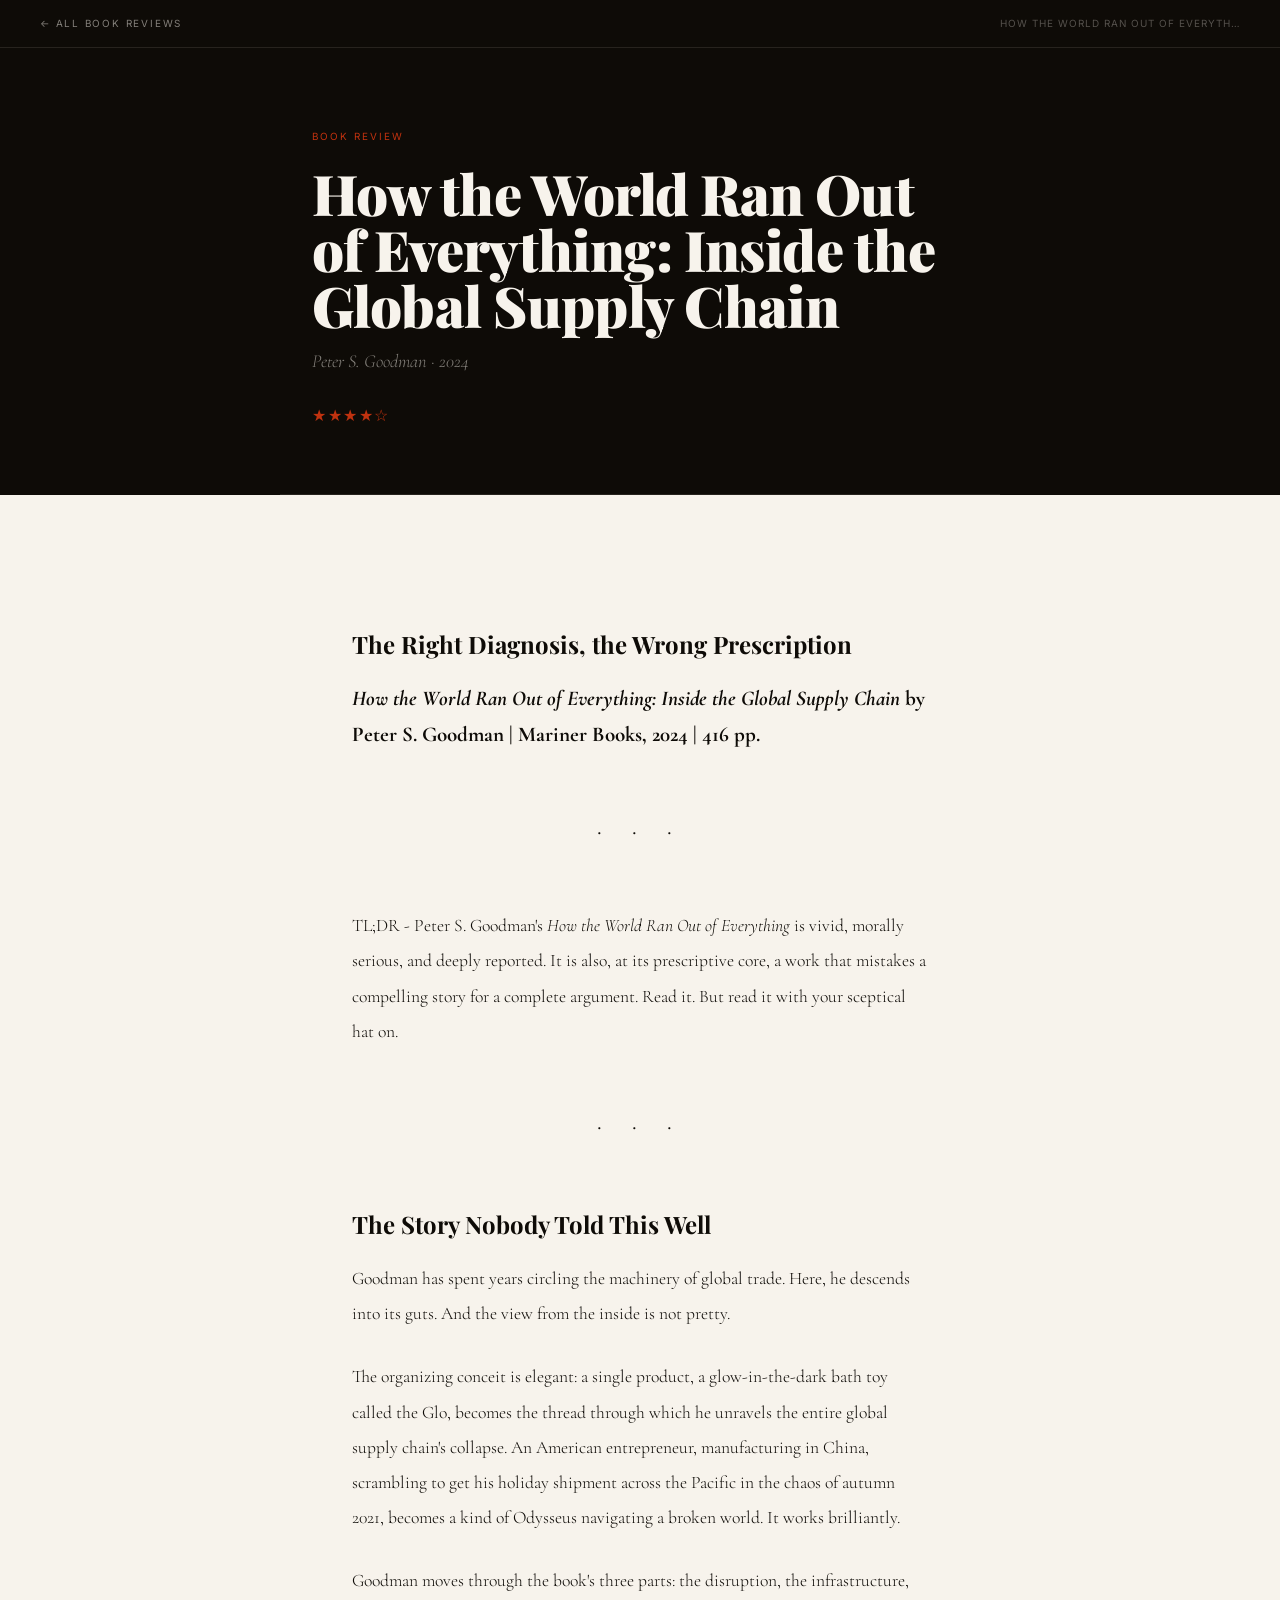
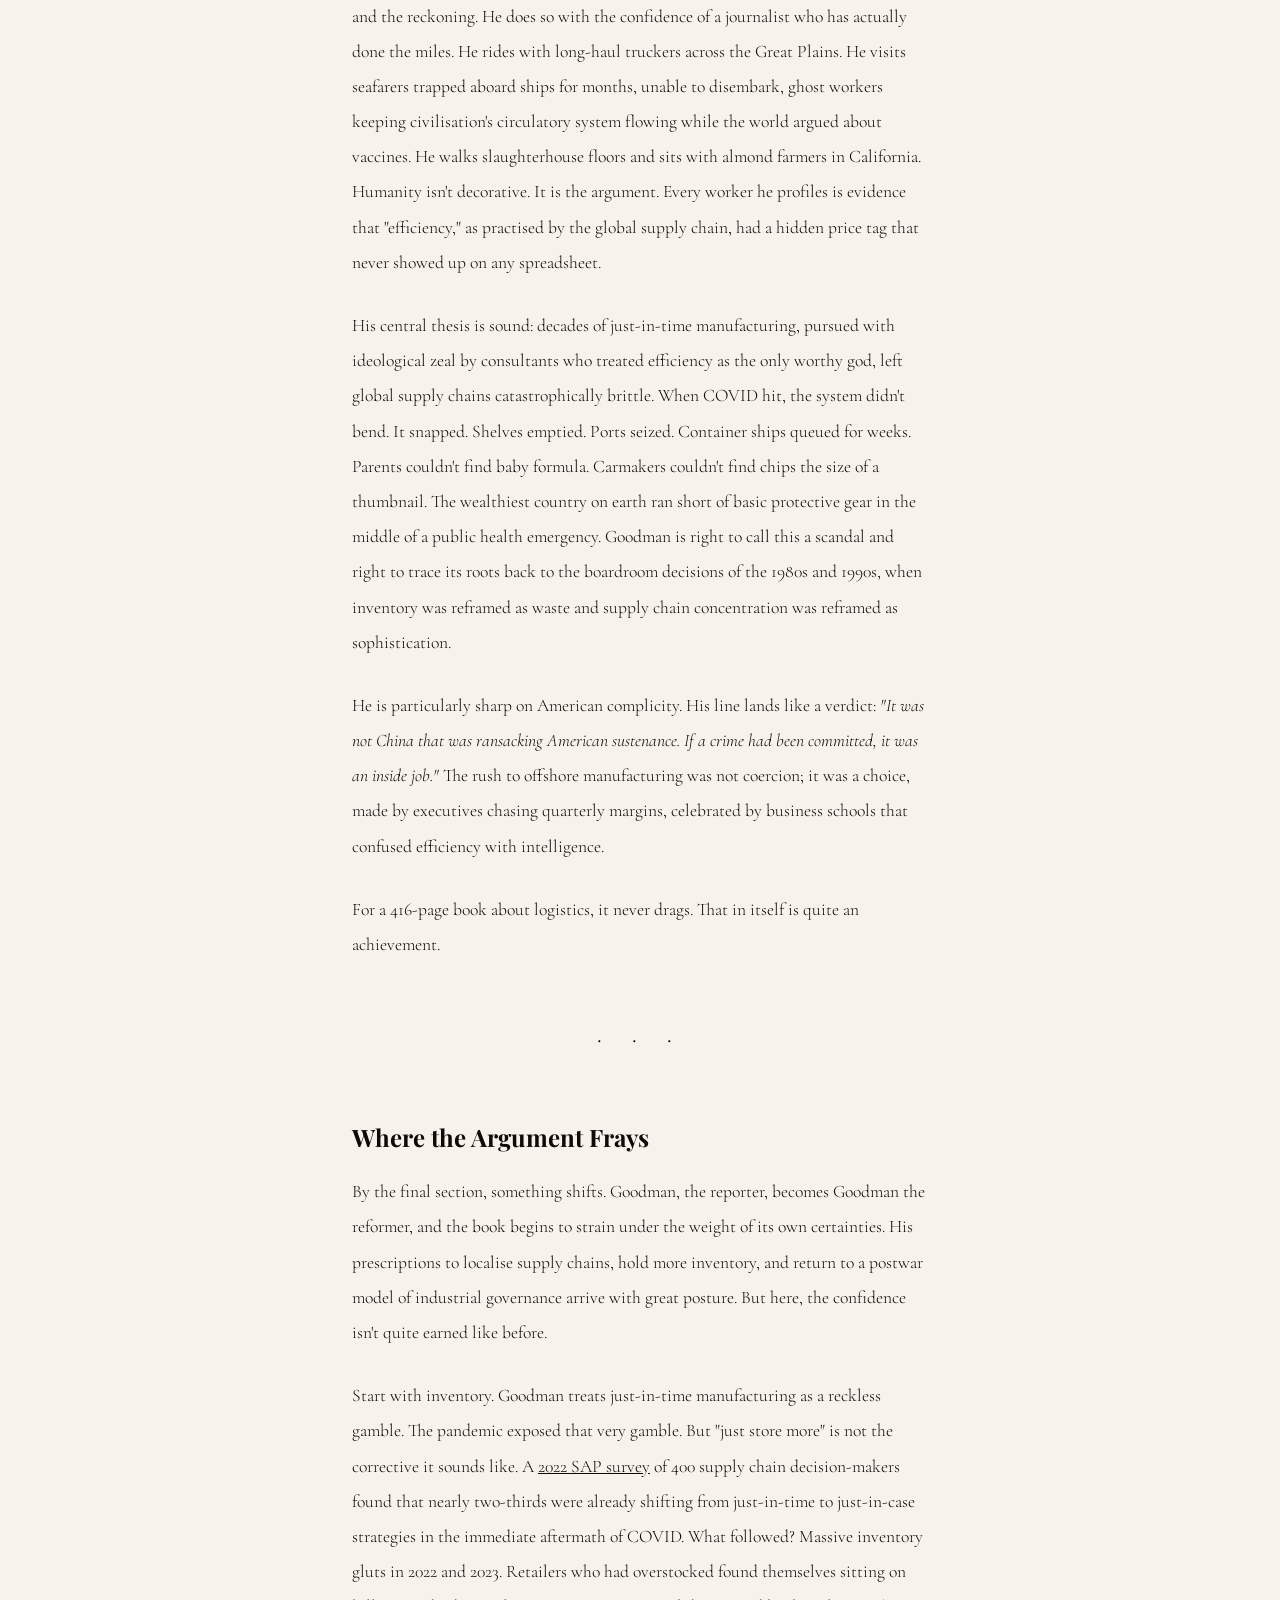
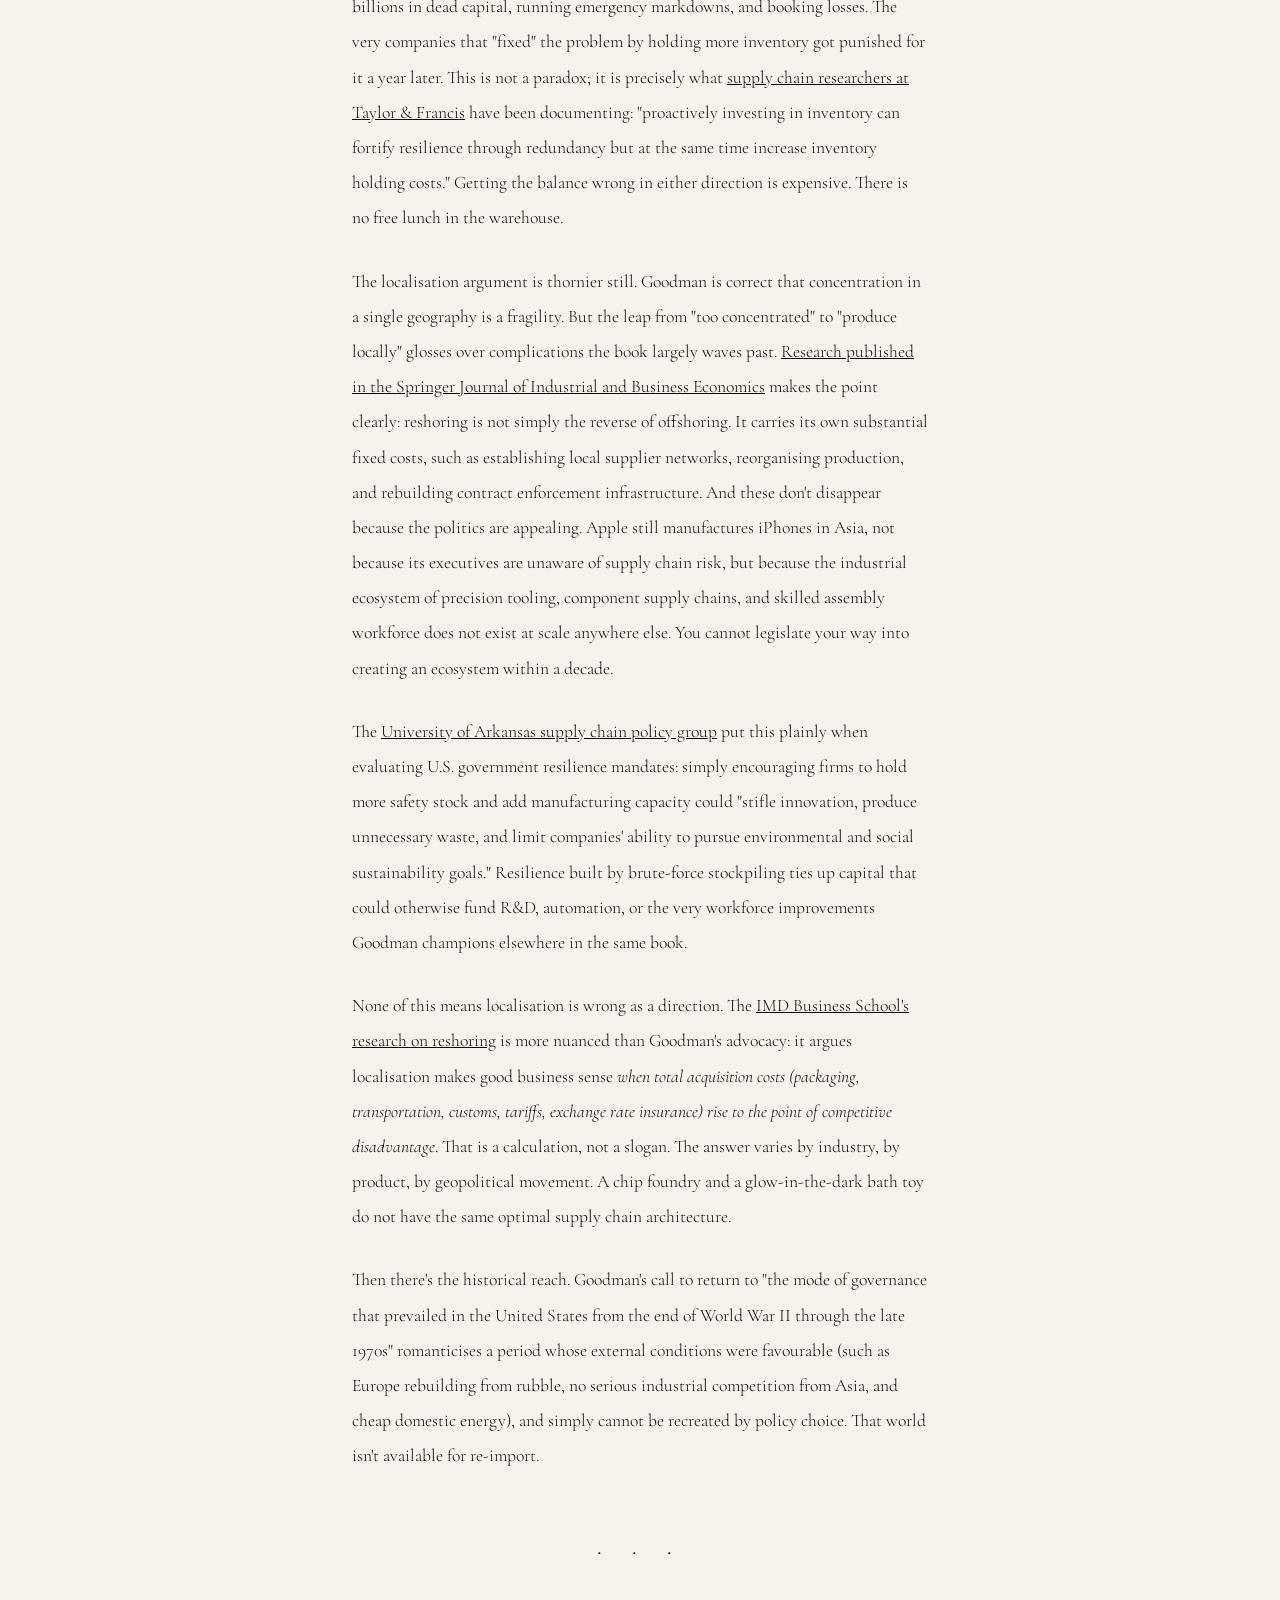
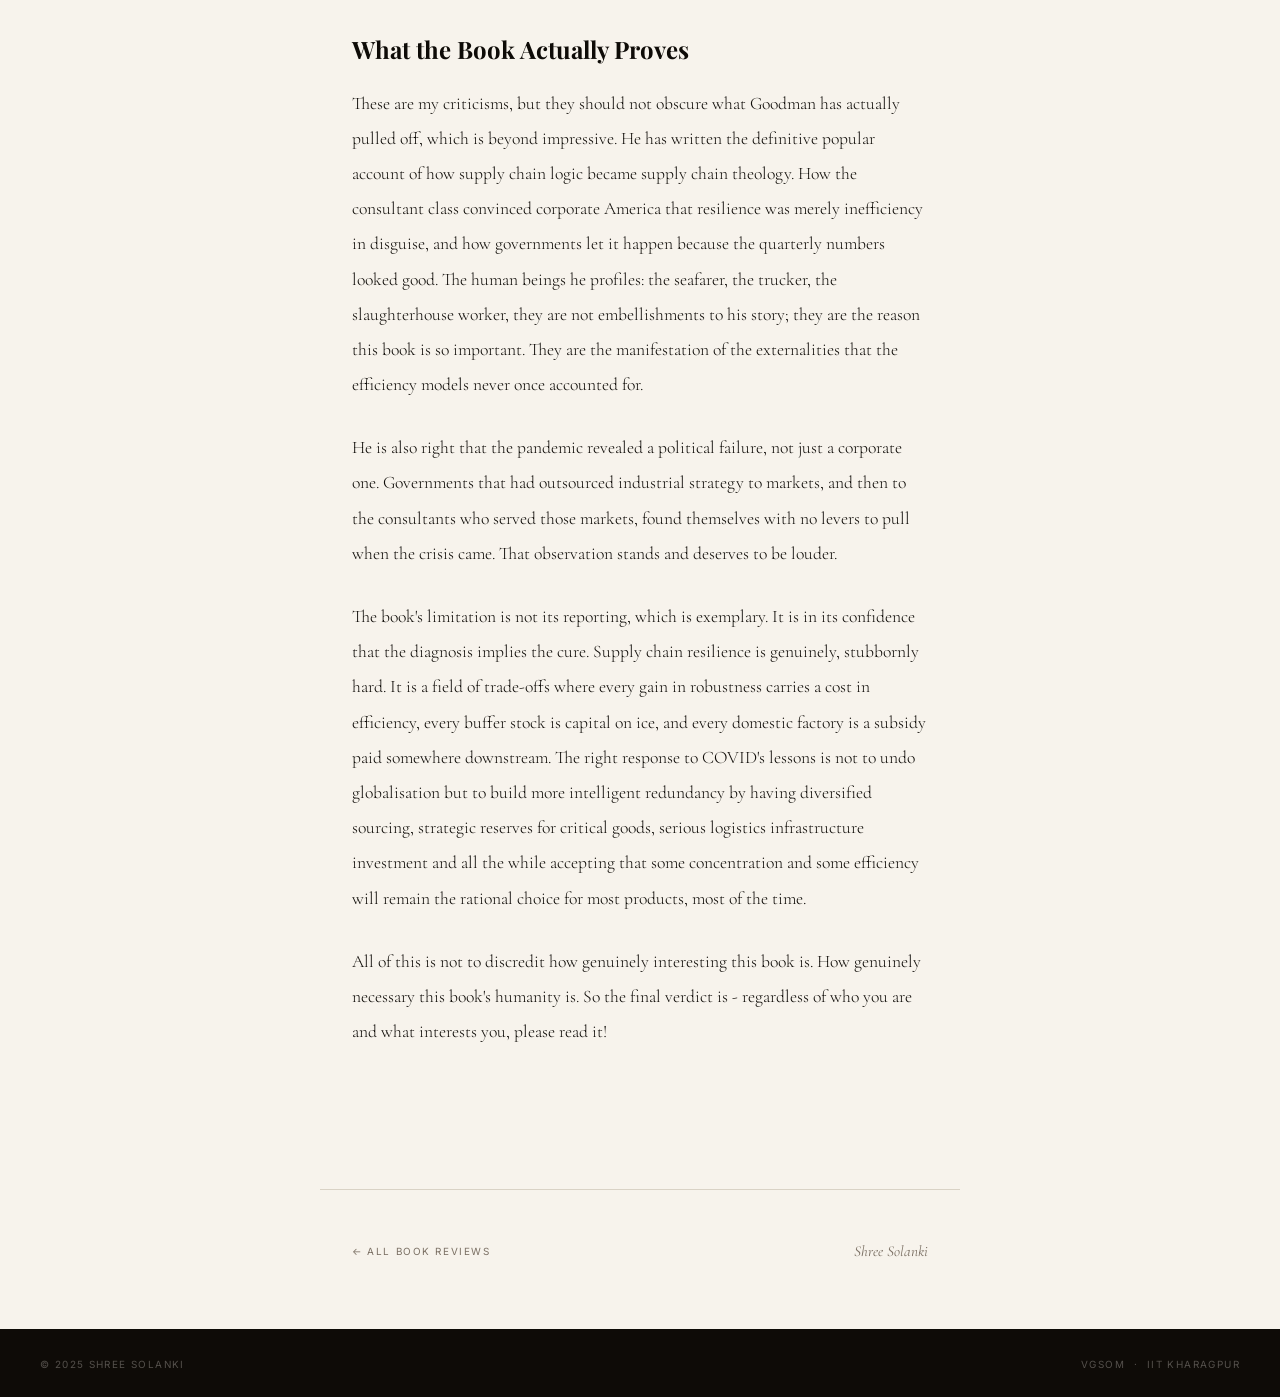
<file: reviews/How-the-World-Ran-Out-of-Everything.html>
<!DOCTYPE html>
<html lang="en">
<head>
<meta charset="UTF-8"><meta name="viewport" content="width=device-width, initial-scale=1.0">
<title>How the World Ran Out of Everything: Inside the Global Supply Chain — Shree Solanki</title>
<link rel="stylesheet" href="../style.css">
<style>
a{color:inherit;}
.review-nav{position:fixed;top:0;left:0;right:0;z-index:500;display:flex;justify-content:space-between;align-items:center;padding:0 2.5rem;height:48px;background:var(--ink);border-bottom:1px solid rgba(247,243,236,0.1);}
.review-nav-back{font-family:var(--sans);font-size:.62rem;letter-spacing:.18em;text-transform:uppercase;color:rgba(247,243,236,0.5);text-decoration:none;transition:color .2s;}
.review-nav-back:hover{color:var(--paper);}
.review-nav-title{font-family:var(--sans);font-size:.62rem;letter-spacing:.1em;text-transform:uppercase;color:rgba(247,243,236,0.3);max-width:40ch;overflow:hidden;text-overflow:ellipsis;white-space:nowrap;}
.review-header{padding-top:48px;background:var(--ink);color:var(--paper);}
.review-header-inner{max-width:720px;margin:0 auto;padding:5rem 2rem 4rem;border-bottom:1px solid rgba(247,243,236,0.1);}
.review-tag{font-family:var(--sans);font-size:.62rem;letter-spacing:.2em;text-transform:uppercase;color:var(--red);margin-bottom:1.25rem;}
.review-title{font-family:var(--disp);font-weight:900;font-size:clamp(2rem,5vw,3.5rem);line-height:1;letter-spacing:-.01em;margin-bottom:.75rem;color:var(--paper);}
.review-author{font-family:var(--serif);font-style:italic;font-weight:300;font-size:1.15rem;color:rgba(247,243,236,0.5);margin-bottom:1.5rem;}
.review-stars{font-size:1rem;color:var(--red);letter-spacing:.1em;}
.review-body{max-width:640px;margin:0 auto;padding:5rem 2rem 7rem;}
.review-body p{font-family:var(--serif);font-size:1.1rem;font-weight:300;line-height:2;color:var(--ink);margin-bottom:1.75rem;}
.review-body h2{font-family:var(--disp);font-size:1.5rem;font-weight:700;margin:3rem 0 1rem;}
.review-body blockquote{margin:3rem 0;padding:0 0 0 2rem;border-left:3px solid var(--red);}
.review-body blockquote p{font-style:italic;font-size:1.2rem;line-height:1.6;margin:0;}
.review-body hr{border:none;text-align:center;margin:3.5rem auto;font-size:1.5rem;letter-spacing:.5em;}
.review-body hr::after{content:'· · ·';}
.review-footer-nav{max-width:640px;margin:0 auto 4rem;padding:3rem 2rem 0;border-top:1px solid var(--faint);display:flex;justify-content:space-between;align-items:center;}
.rfn-back{font-family:var(--sans);font-size:.62rem;letter-spacing:.16em;text-transform:uppercase;color:var(--muted);text-decoration:none;transition:color .2s;}
.rfn-back:hover{color:var(--red);}
.rfn-label{font-family:var(--serif);font-style:italic;font-size:.95rem;color:var(--muted);}
</style>
</head>
<body>
<nav class="review-nav">
  <a href="../books.html" class="review-nav-back">← All Book Reviews</a>
  <span class="review-nav-title">How the World Ran Out of Everything: Inside the Global Supply Chain</span>
</nav>
<header class="review-header">
  <div class="review-header-inner">
    <p class="review-tag">Book Review</p>
    <h1 class="review-title">How the World Ran Out of Everything: Inside the Global Supply Chain</h1>
    <p class="review-author">Peter S. Goodman · 2024</p>
    <p class="review-stars">★★★★☆</p>
  </div>
</header>
<article class="review-body"><h2>The Right Diagnosis, the Wrong Prescription</h2>
<h3><em>How the World Ran Out of Everything: Inside the Global Supply Chain</em> by Peter S. Goodman | Mariner Books, 2024 | 416 pp.</h3>
<hr>
<p>TL;DR - Peter S. Goodman's <em>How the World Ran Out of Everything</em>  is vivid, morally serious, and deeply reported. It is also, at its prescriptive core, a work that mistakes a compelling story for a complete argument. Read it. But read it with your sceptical hat on.</p>
<hr>
<h2>The Story Nobody Told This Well</h2>
<p>Goodman has spent years circling the machinery of global trade. Here, he descends into its guts. And the view from the inside is not pretty.</p>
<p>The organizing conceit is elegant: a single product, a glow-in-the-dark bath toy called the Glo, becomes the thread through which he unravels the entire global supply chain's collapse. An American entrepreneur, manufacturing in China, scrambling to get his holiday shipment across the Pacific in the chaos of autumn 2021, becomes a kind of Odysseus navigating a broken world. It works brilliantly.</p>
<p>Goodman moves through the book's three parts: the disruption, the infrastructure, and the reckoning. He does so with the confidence of a journalist who has actually done the miles. He rides with long-haul truckers across the Great Plains. He visits seafarers trapped aboard ships for months, unable to disembark, ghost workers keeping civilisation's circulatory system flowing while the world argued about vaccines. He walks slaughterhouse floors and sits with almond farmers in California. Humanity isn't decorative. It is the argument. Every worker he profiles is evidence that "efficiency," as practised by the global supply chain, had a hidden price tag that never showed up on any spreadsheet.</p>
<p>His central thesis is sound: decades of just-in-time manufacturing, pursued with ideological zeal by consultants who treated efficiency as the only worthy god, left global supply chains catastrophically brittle. When COVID hit, the system didn't bend. It snapped. Shelves emptied. Ports seized. Container ships queued for weeks. Parents couldn't find baby formula. Carmakers couldn't find chips the size of a thumbnail. The wealthiest country on earth ran short of basic protective gear in the middle of a public health emergency. Goodman is right to call this a scandal and right to trace its roots back to the boardroom decisions of the 1980s and 1990s, when inventory was reframed as waste and supply chain concentration was reframed as sophistication.</p>
<p>He is particularly sharp on American complicity. His line lands like a verdict: <em>"It was not China that was ransacking American sustenance. If a crime had been committed, it was an inside job."</em> The rush to offshore manufacturing was not coercion; it was a choice, made by executives chasing quarterly margins, celebrated by business schools that confused efficiency with intelligence.</p>
<p>For a 416-page book about logistics, it never drags. That in itself is quite an achievement.</p>
<hr>
<h2>Where the Argument Frays</h2>
<p>By the final section, something shifts. Goodman, the reporter, becomes Goodman the reformer, and the book begins to strain under the weight of its own certainties. His prescriptions to localise supply chains, hold more inventory, and return to a postwar model of industrial governance arrive with great posture. But here, the confidence isn't quite earned like before.</p>
<p>Start with inventory. Goodman treats just-in-time manufacturing as a reckless gamble. The pandemic exposed that very gamble. But "just store more" is not the corrective it sounds like. A <a href="https://www.houseblend.io/articles/supply-chain-resilience-strategies">2022 SAP survey</a> of 400 supply chain decision-makers found that nearly two-thirds were already shifting from just-in-time to just-in-case strategies in the immediate aftermath of COVID. What followed? Massive inventory gluts in 2022 and 2023. Retailers who had overstocked found themselves sitting on billions in dead capital, running emergency markdowns, and booking losses. The very companies that "fixed" the problem by holding more inventory got punished for it a year later. This is not a paradox; it is precisely what <a href="https://www.tandfonline.com/doi/full/10.1080/09537287.2026.2618640">supply chain researchers at Taylor &amp; Francis</a> have been documenting: "proactively investing in inventory can fortify resilience through redundancy but at the same time increase inventory holding costs." Getting the balance wrong in either direction is expensive. There is no free lunch in the warehouse.</p>
<p>The localisation argument is thornier still. Goodman is correct that concentration in a single geography is a fragility. But the leap from "too concentrated" to "produce locally" glosses over complications the book largely waves past. <a href="https://link.springer.com/article/10.1007/s40812-025-00342-7">Research published in the Springer Journal of Industrial and Business Economics</a> makes the point clearly: reshoring is not simply the reverse of offshoring. It carries its own substantial fixed costs, such as establishing local supplier networks, reorganising production, and rebuilding contract enforcement infrastructure. And these don't disappear because the politics are appealing. Apple still manufactures iPhones in Asia, not because its executives are unaware of supply chain risk, but because the industrial ecosystem of precision tooling, component supply chains, and skilled assembly workforce does not exist at scale anywhere else. You cannot legislate your way into creating an ecosystem within a decade.</p>
<p>The <a href="https://walton.uark.edu/insights/posts/supply-chain-uncertainty-buffers-trade-offs.php">University of Arkansas supply chain policy group</a> put this plainly when evaluating U.S. government resilience mandates: simply encouraging firms to hold more safety stock and add manufacturing capacity could "stifle innovation, produce unnecessary waste, and limit companies' ability to pursue environmental and social sustainability goals." Resilience built by brute-force stockpiling ties up capital that could otherwise fund R&amp;D, automation, or the very workforce improvements Goodman champions elsewhere in the same book.</p>
<p>None of this means localisation is wrong as a direction. The <a href="https://www.imd.org/ibyimd/supply-chain/localization-where-effective-supply-chain-management-meets-smart-politics/">IMD Business School's research on reshoring</a> is more nuanced than Goodman's advocacy: it argues localisation makes good business sense <em>when total acquisition costs (packaging, transportation, customs, tariffs, exchange rate insurance) rise to the point of competitive disadvantage</em>. That is a calculation, not a slogan. The answer varies by industry, by product, by geopolitical movement. A chip foundry and a glow-in-the-dark bath toy do not have the same optimal supply chain architecture.</p>
<p>Then there's the historical reach. Goodman's call to return to "the mode of governance that prevailed in the United States from the end of World War II through the late 1970s" romanticises a period whose external conditions were favourable (such as Europe rebuilding from rubble, no serious industrial competition from Asia, and cheap domestic energy), and simply cannot be recreated by policy choice. That world isn't available for re-import.</p>
<hr>
<h2>What the Book Actually Proves</h2>
<p>These are my criticisms, but they should not obscure what Goodman has actually pulled off, which is beyond impressive. He has written the definitive popular account of how supply chain logic became supply chain theology. How the consultant class convinced corporate America that resilience was merely inefficiency in disguise, and how governments let it happen because the quarterly numbers looked good. The human beings he profiles: the seafarer, the trucker, the slaughterhouse worker, they are not embellishments to his story; they are the reason this book is so important. They are the manifestation of the externalities that the efficiency models never once accounted for.</p>
<p>He is also right that the pandemic revealed a political failure, not just a corporate one. Governments that had outsourced industrial strategy to markets, and then to the consultants who served those markets, found themselves with no levers to pull when the crisis came. That observation stands and deserves to be louder.</p>
<p>The book's limitation is not its reporting, which is exemplary. It is in its confidence that the diagnosis implies the cure. Supply chain resilience is genuinely, stubbornly hard. It is a field of trade-offs where every gain in robustness carries a cost in efficiency, every buffer stock is capital on ice, and every domestic factory is a subsidy paid somewhere downstream. The right response to COVID's lessons is not to undo globalisation but to build more intelligent redundancy by having diversified sourcing, strategic reserves for critical goods, serious logistics infrastructure investment and all the while accepting that some concentration and some efficiency will remain the rational choice for most products, most of the time.</p>
<p>All of this is not to discredit how genuinely interesting this book is. How genuinely necessary this book's humanity is. So the final verdict is - regardless of who you are and what interests you, please read it!</p></article>
<div class="review-footer-nav">
  <a href="../books.html" class="rfn-back">← All book reviews</a>
  <span class="rfn-label">Shree Solanki</span>
</div>
<footer><p>&copy; 2025 Shree Solanki</p><p>VGSOM &nbsp;·&nbsp; IIT Kharagpur</p></footer>
</body></html>
</file>
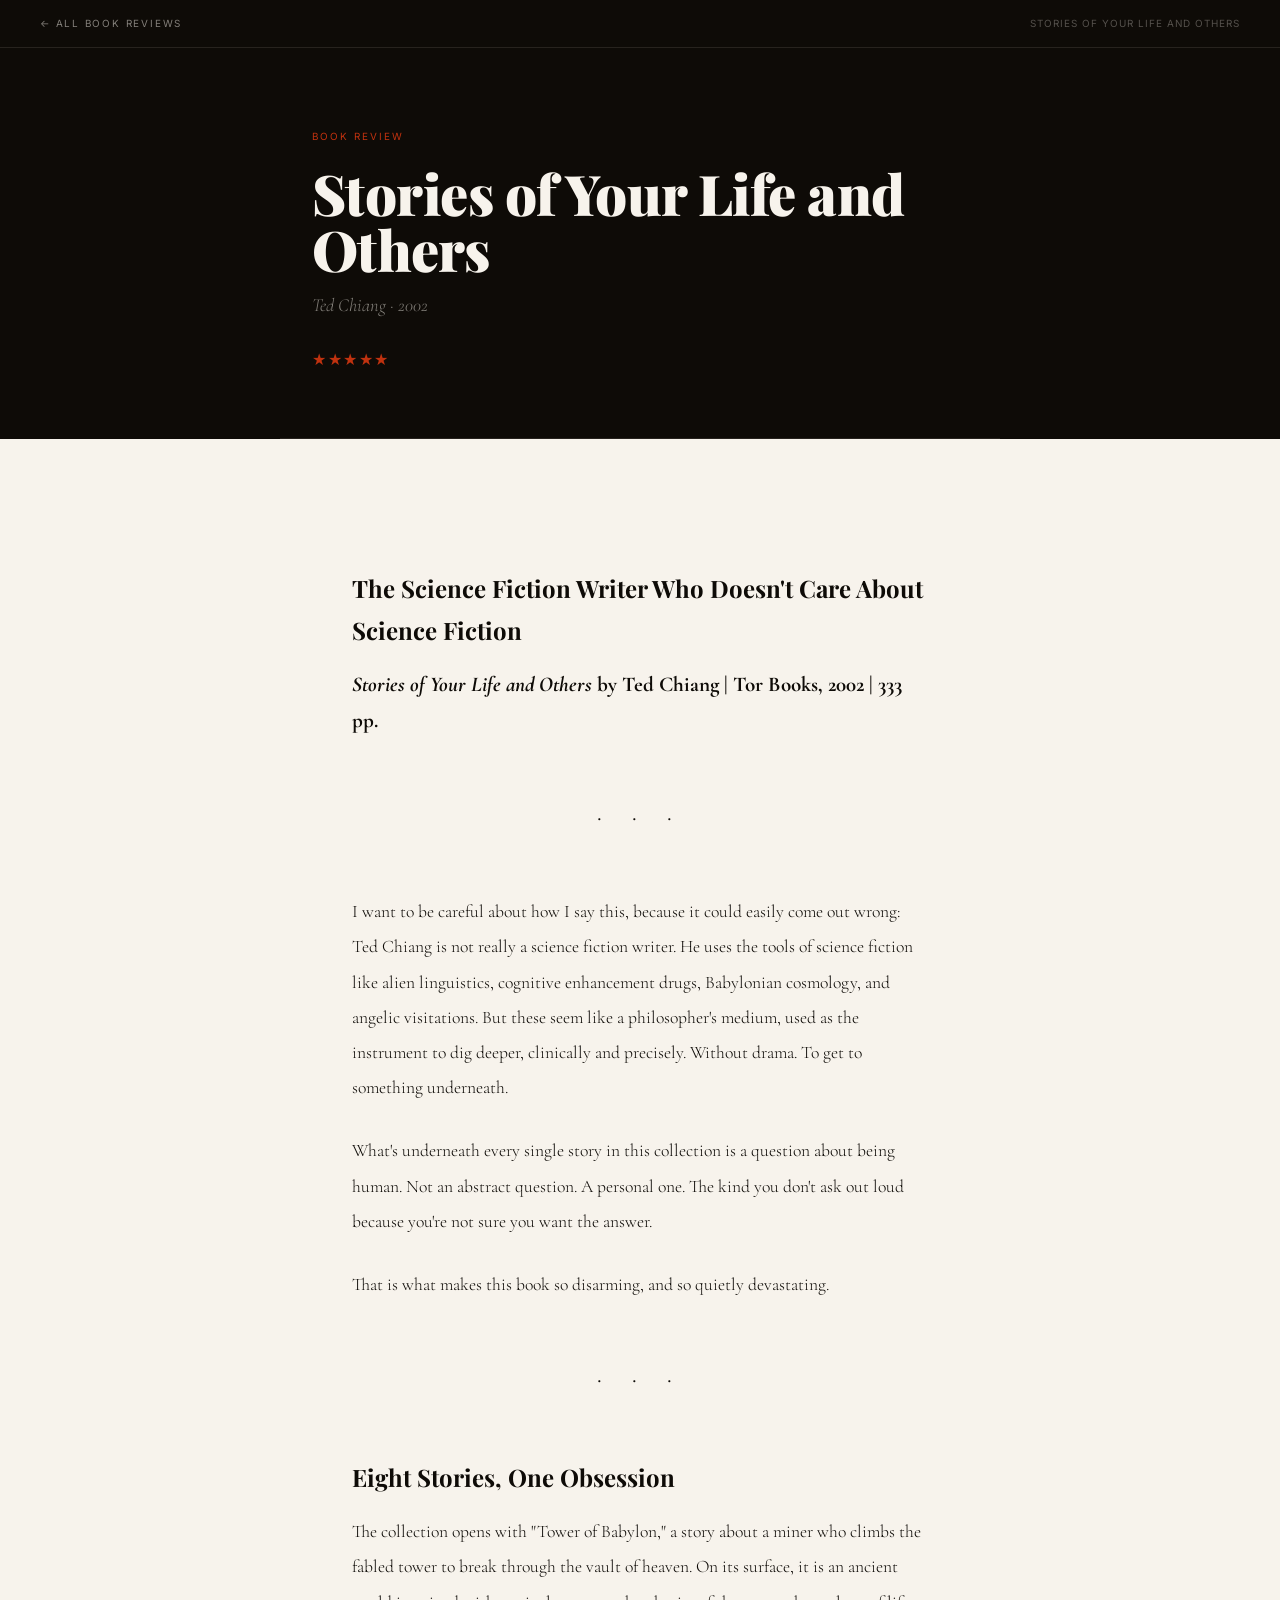
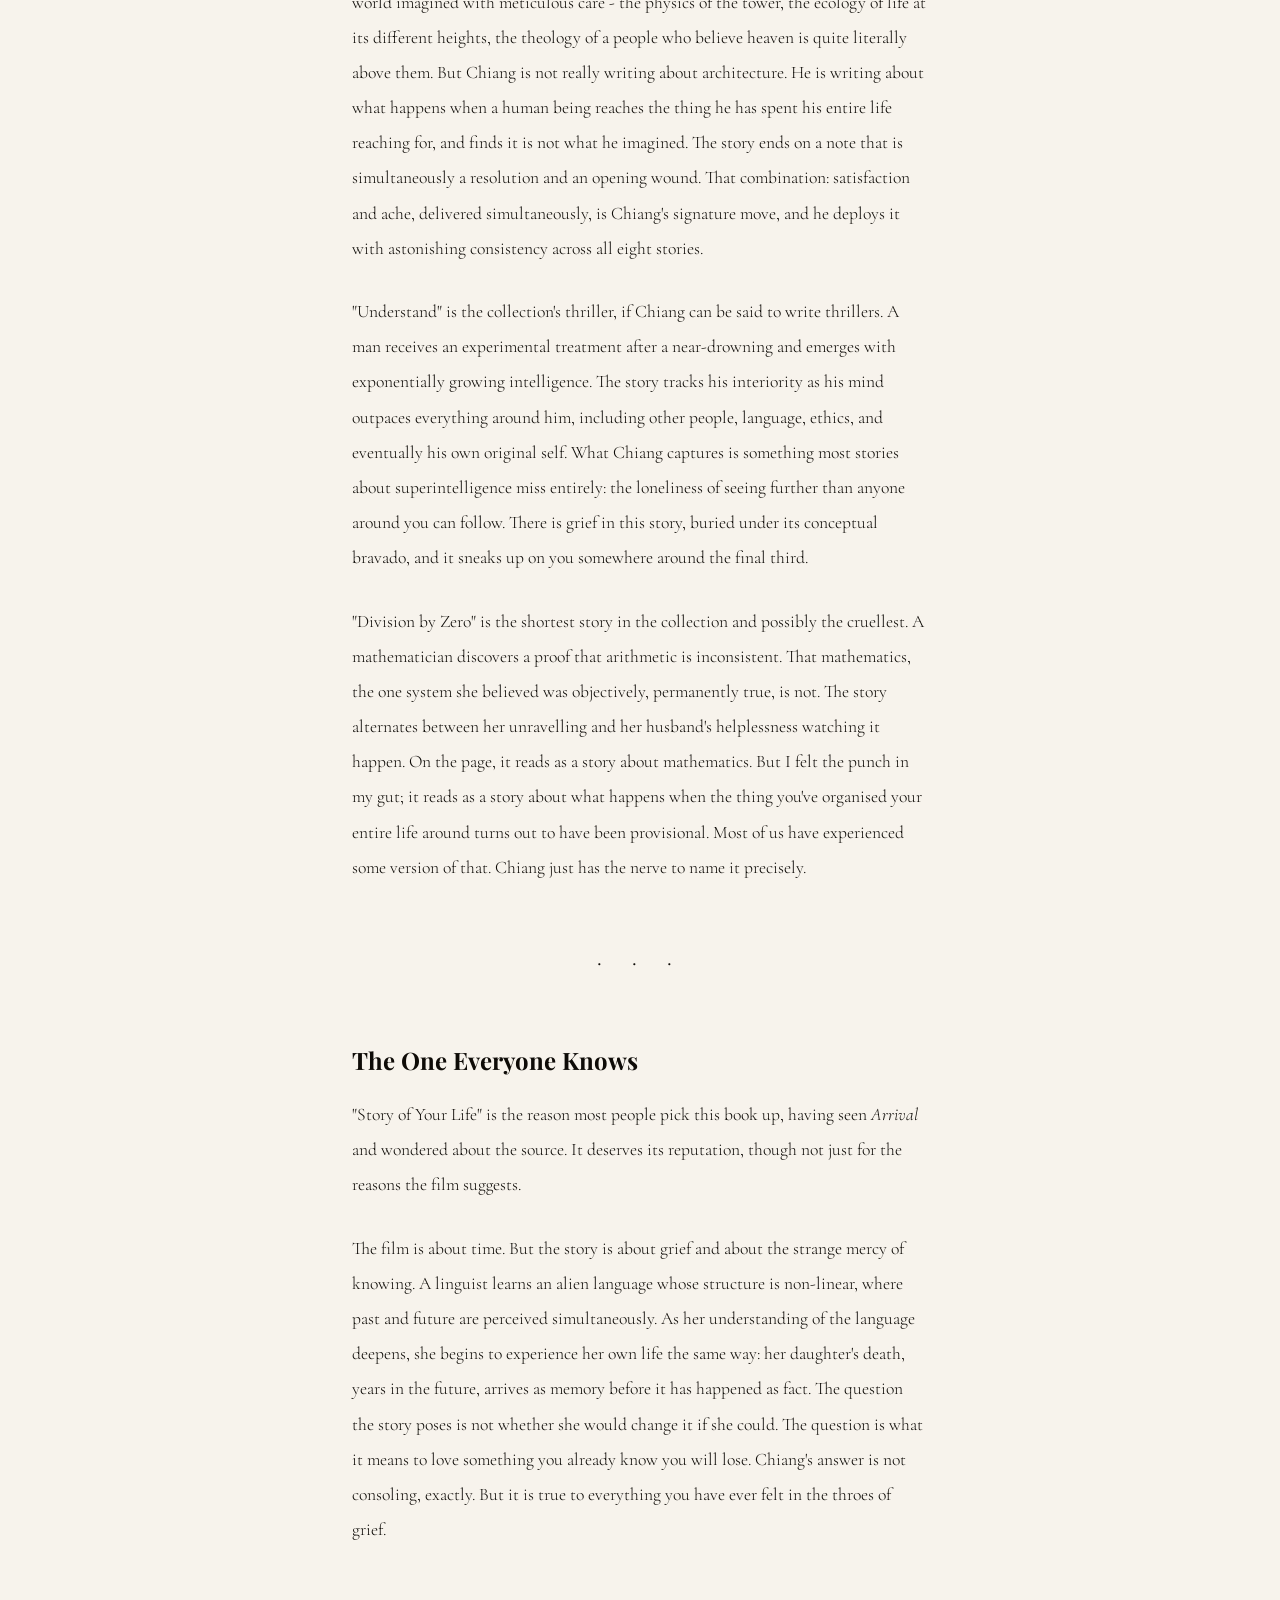
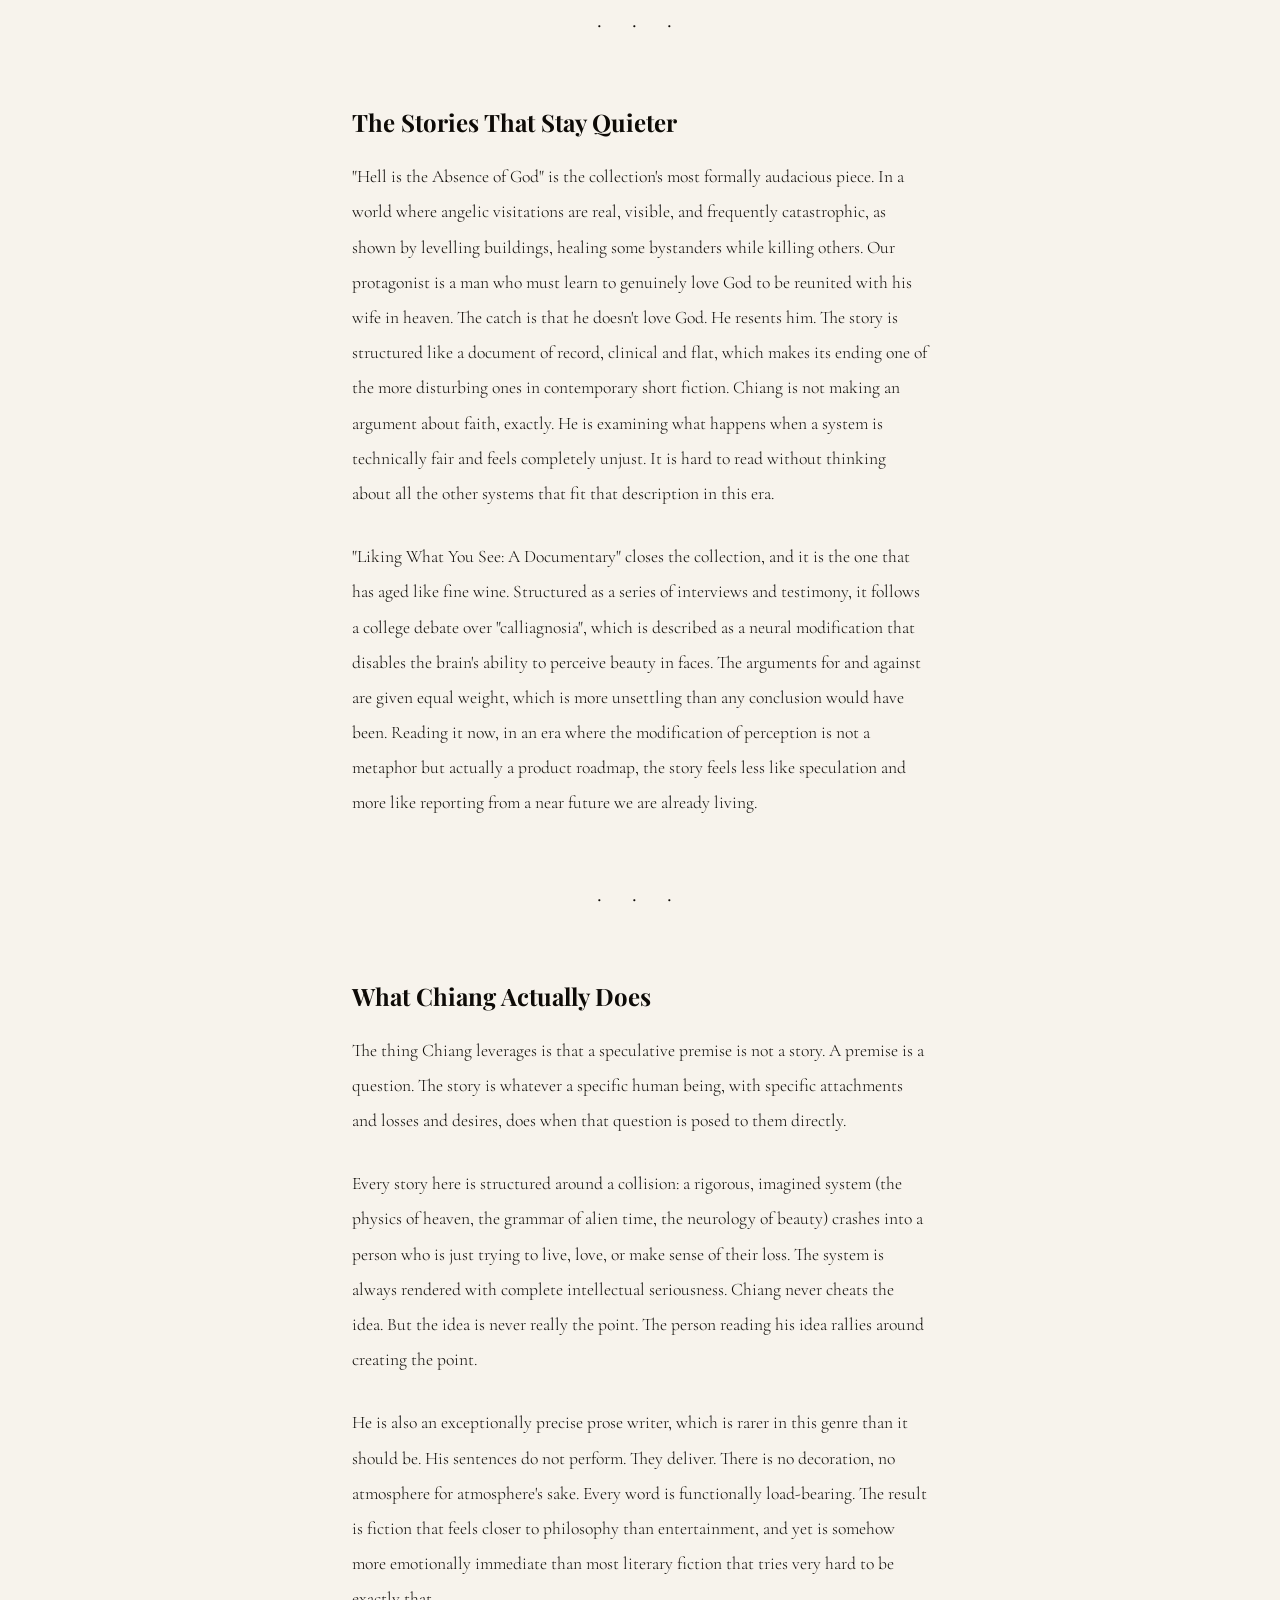
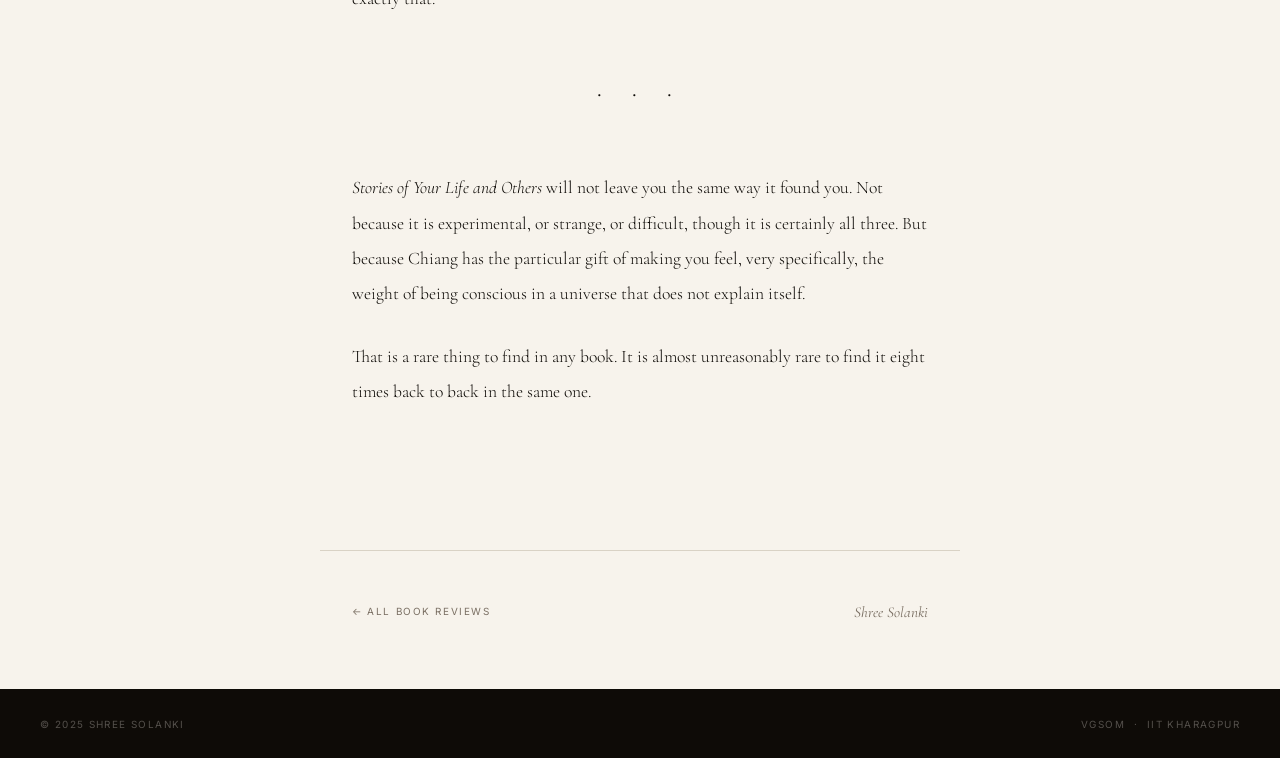
<file: reviews/stories-of-your-life-and-others.html>
<!DOCTYPE html>
<html lang="en">
<head>
<meta charset="UTF-8"><meta name="viewport" content="width=device-width, initial-scale=1.0">
<title>Stories of Your Life and Others — Shree Solanki</title>
<link rel="stylesheet" href="../style.css">
<style>
a{color:inherit;}
.review-nav{position:fixed;top:0;left:0;right:0;z-index:500;display:flex;justify-content:space-between;align-items:center;padding:0 2.5rem;height:48px;background:var(--ink);border-bottom:1px solid rgba(247,243,236,0.1);}
.review-nav-back{font-family:var(--sans);font-size:.62rem;letter-spacing:.18em;text-transform:uppercase;color:rgba(247,243,236,0.5);text-decoration:none;transition:color .2s;}
.review-nav-back:hover{color:var(--paper);}
.review-nav-title{font-family:var(--sans);font-size:.62rem;letter-spacing:.1em;text-transform:uppercase;color:rgba(247,243,236,0.3);max-width:40ch;overflow:hidden;text-overflow:ellipsis;white-space:nowrap;}
.review-header{padding-top:48px;background:var(--ink);color:var(--paper);}
.review-header-inner{max-width:720px;margin:0 auto;padding:5rem 2rem 4rem;border-bottom:1px solid rgba(247,243,236,0.1);}
.review-tag{font-family:var(--sans);font-size:.62rem;letter-spacing:.2em;text-transform:uppercase;color:var(--red);margin-bottom:1.25rem;}
.review-title{font-family:var(--disp);font-weight:900;font-size:clamp(2rem,5vw,3.5rem);line-height:1;letter-spacing:-.01em;margin-bottom:.75rem;color:var(--paper);}
.review-author{font-family:var(--serif);font-style:italic;font-weight:300;font-size:1.15rem;color:rgba(247,243,236,0.5);margin-bottom:1.5rem;}
.review-stars{font-size:1rem;color:var(--red);letter-spacing:.1em;}
.review-body{max-width:640px;margin:0 auto;padding:5rem 2rem 7rem;}
.review-body p{font-family:var(--serif);font-size:1.1rem;font-weight:300;line-height:2;color:var(--ink);margin-bottom:1.75rem;}
.review-body h2{font-family:var(--disp);font-size:1.5rem;font-weight:700;margin:3rem 0 1rem;}
.review-body blockquote{margin:3rem 0;padding:0 0 0 2rem;border-left:3px solid var(--red);}
.review-body blockquote p{font-style:italic;font-size:1.2rem;line-height:1.6;margin:0;}
.review-body hr{border:none;text-align:center;margin:3.5rem auto;font-size:1.5rem;letter-spacing:.5em;}
.review-body hr::after{content:'· · ·';}
.review-footer-nav{max-width:640px;margin:0 auto 4rem;padding:3rem 2rem 0;border-top:1px solid var(--faint);display:flex;justify-content:space-between;align-items:center;}
.rfn-back{font-family:var(--sans);font-size:.62rem;letter-spacing:.16em;text-transform:uppercase;color:var(--muted);text-decoration:none;transition:color .2s;}
.rfn-back:hover{color:var(--red);}
.rfn-label{font-family:var(--serif);font-style:italic;font-size:.95rem;color:var(--muted);}
</style>
</head>
<body>
<nav class="review-nav">
  <a href="../books.html" class="review-nav-back">← All Book Reviews</a>
  <span class="review-nav-title">Stories of Your Life and Others</span>
</nav>
<header class="review-header">
  <div class="review-header-inner">
    <p class="review-tag">Book Review</p>
    <h1 class="review-title">Stories of Your Life and Others</h1>
    <p class="review-author">Ted Chiang · 2002</p>
    <p class="review-stars">★★★★★</p>
  </div>
</header>
<article class="review-body"><h2>The Science Fiction Writer Who Doesn't Care About Science Fiction</h2>
<h3><em>Stories of Your Life and Others</em> by Ted Chiang | Tor Books, 2002 | 333 pp.</h3>
<hr>
<p>I want to be careful about how I say this, because it could easily come out wrong: Ted Chiang is not really a science fiction writer. He uses the tools of science fiction like alien linguistics, cognitive enhancement drugs, Babylonian cosmology, and angelic visitations. But these seem like a philosopher's medium, used as the instrument to dig deeper, clinically and precisely. Without drama. To get to something underneath.</p>
<p>What's underneath every single story in this collection is a question about being human. Not an abstract question. A personal one. The kind you don't ask out loud because you're not sure you want the answer.</p>
<p>That is what makes this book so disarming, and so quietly devastating.</p>
<hr>
<h2>Eight Stories, One Obsession</h2>
<p>The collection opens with "Tower of Babylon," a story about a miner who climbs the fabled tower to break through the vault of heaven. On its surface, it is an ancient world imagined with meticulous care - the physics of the tower, the ecology of life at its different heights, the theology of a people who believe heaven is quite literally above them. But Chiang is not really writing about architecture. He is writing about what happens when a human being reaches the thing he has spent his entire life reaching for, and finds it is not what he imagined. The story ends on a note that is simultaneously a resolution and an opening wound. That combination: satisfaction and ache, delivered simultaneously, is Chiang's signature move, and he deploys it with astonishing consistency across all eight stories.</p>
<p>"Understand" is the collection's thriller, if Chiang can be said to write thrillers. A man receives an experimental treatment after a near-drowning and emerges with exponentially growing intelligence. The story tracks his interiority as his mind outpaces everything around him, including other people, language, ethics, and eventually his own original self. What Chiang captures is something most stories about superintelligence miss entirely: the loneliness of seeing further than anyone around you can follow. There is grief in this story, buried under its conceptual bravado, and it sneaks up on you somewhere around the final third.</p>
<p>"Division by Zero" is the shortest story in the collection and possibly the cruellest. A mathematician discovers a proof that arithmetic is inconsistent. That mathematics, the one system she believed was objectively, permanently true, is not. The story alternates between her unravelling and her husband's helplessness watching it happen. On the page, it reads as a story about mathematics. But I felt the punch in my gut; it reads as a story about what happens when the thing you've organised your entire life around turns out to have been provisional. Most of us have experienced some version of that. Chiang just has the nerve to name it precisely.</p>
<hr>
<h2>The One Everyone Knows</h2>
<p>"Story of Your Life" is the reason most people pick this book up, having seen <em>Arrival</em> and wondered about the source. It deserves its reputation, though not just for the reasons the film suggests.</p>
<p>The film is about time. But the story is about grief and about the strange mercy of knowing. A linguist learns an alien language whose structure is non-linear, where past and future are perceived simultaneously. As her understanding of the language deepens, she begins to experience her own life the same way: her daughter's death, years in the future, arrives as memory before it has happened as fact. The question the story poses is not whether she would change it if she could. The question is what it means to love something you already know you will lose. Chiang's answer is not consoling, exactly. But it is true to everything you have ever felt in the throes of grief.</p>
<hr>
<h2>The Stories That Stay Quieter</h2>
<p>"Hell is the Absence of God" is the collection's most formally audacious piece. In a world where angelic visitations are real, visible, and frequently catastrophic, as shown by levelling buildings, healing some bystanders while killing others. Our protagonist is a man who must learn to genuinely love God to be reunited with his wife in heaven. The catch is that he doesn't love God. He resents him. The story is structured like a document of record, clinical and flat, which makes its ending one of the more disturbing ones in contemporary short fiction. Chiang is not making an argument about faith, exactly. He is examining what happens when a system is technically fair and feels completely unjust. It is hard to read without thinking about all the other systems that fit that description in this era.</p>
<p>"Liking What You See: A Documentary" closes the collection, and it is the one that has aged like fine wine. Structured as a series of interviews and testimony, it follows a college debate over "calliagnosia", which is described as a neural modification that disables the brain's ability to perceive beauty in faces. The arguments for and against are given equal weight, which is more unsettling than any conclusion would have been. Reading it now, in an era where the modification of perception is not a metaphor but actually a product roadmap, the story feels less like speculation and more like reporting from a near future we are already living.</p>
<hr>
<h2>What Chiang Actually Does</h2>
<p>The thing Chiang leverages is that a speculative premise is not a story. A premise is a question. The story is whatever a specific human being, with specific attachments and losses and desires, does when that question is posed to them directly.</p>
<p>Every story here is structured around a collision: a rigorous, imagined system (the physics of heaven, the grammar of alien time, the neurology of beauty) crashes into a person who is just trying to live, love, or make sense of their loss. The system is always rendered with complete intellectual seriousness. Chiang never cheats the idea. But the idea is never really the point. The person reading his idea rallies around creating the point.</p>
<p>He is also an exceptionally precise prose writer, which is rarer in this genre than it should be. His sentences do not perform. They deliver. There is no decoration, no atmosphere for atmosphere's sake. Every word is functionally load-bearing. The result is fiction that feels closer to philosophy than entertainment, and yet is somehow more emotionally immediate than most literary fiction that tries very hard to be exactly that.</p>
<hr>
<p><em>Stories of Your Life and Others</em> will not leave you the same way it found you. Not because it is experimental, or strange, or difficult, though it is certainly all three. But because Chiang has the particular gift of making you feel, very specifically, the weight of being conscious in a universe that does not explain itself.</p>
<p>That is a rare thing to find in any book. It is almost unreasonably rare to find it eight times back to back in the same one.</p></article>
<div class="review-footer-nav">
  <a href="../books.html" class="rfn-back">← All book reviews</a>
  <span class="rfn-label">Shree Solanki</span>
</div>
<footer><p>&copy; 2025 Shree Solanki</p><p>VGSOM &nbsp;·&nbsp; IIT Kharagpur</p></footer>
</body></html>
</file>
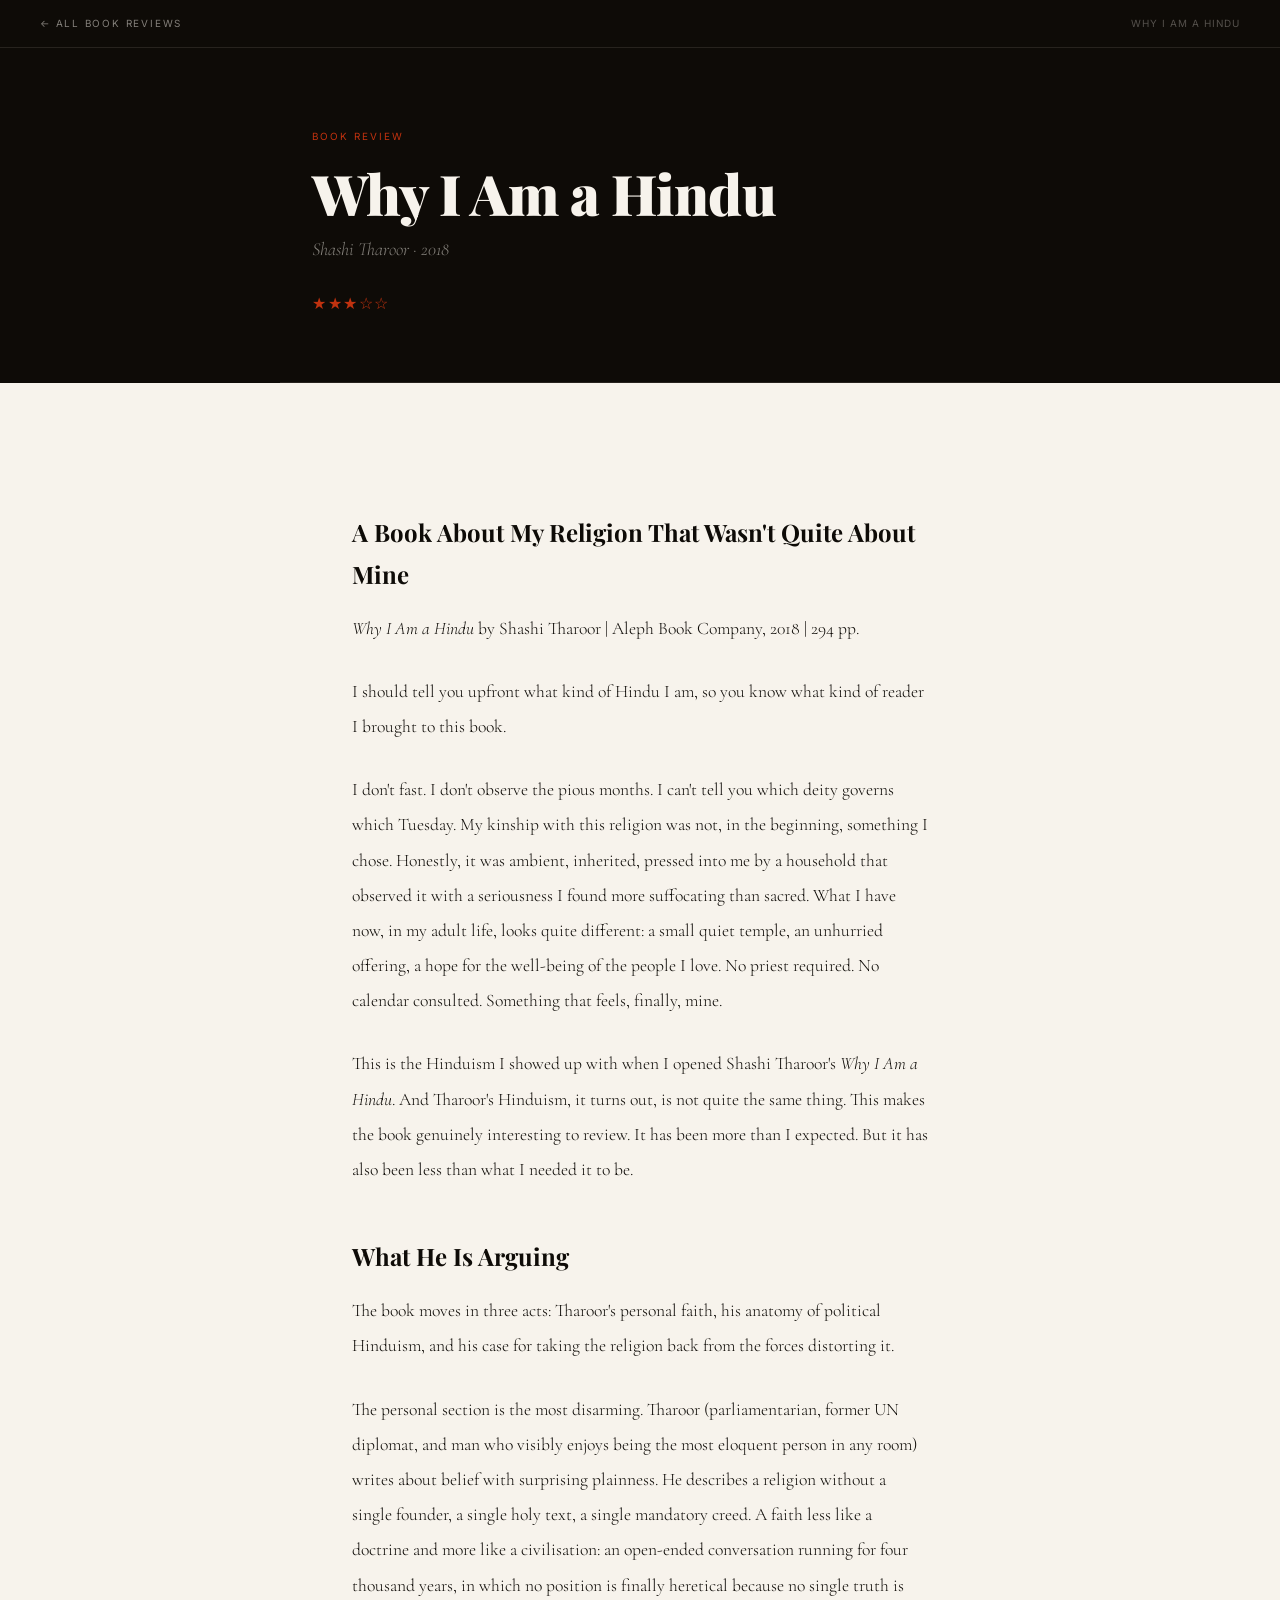
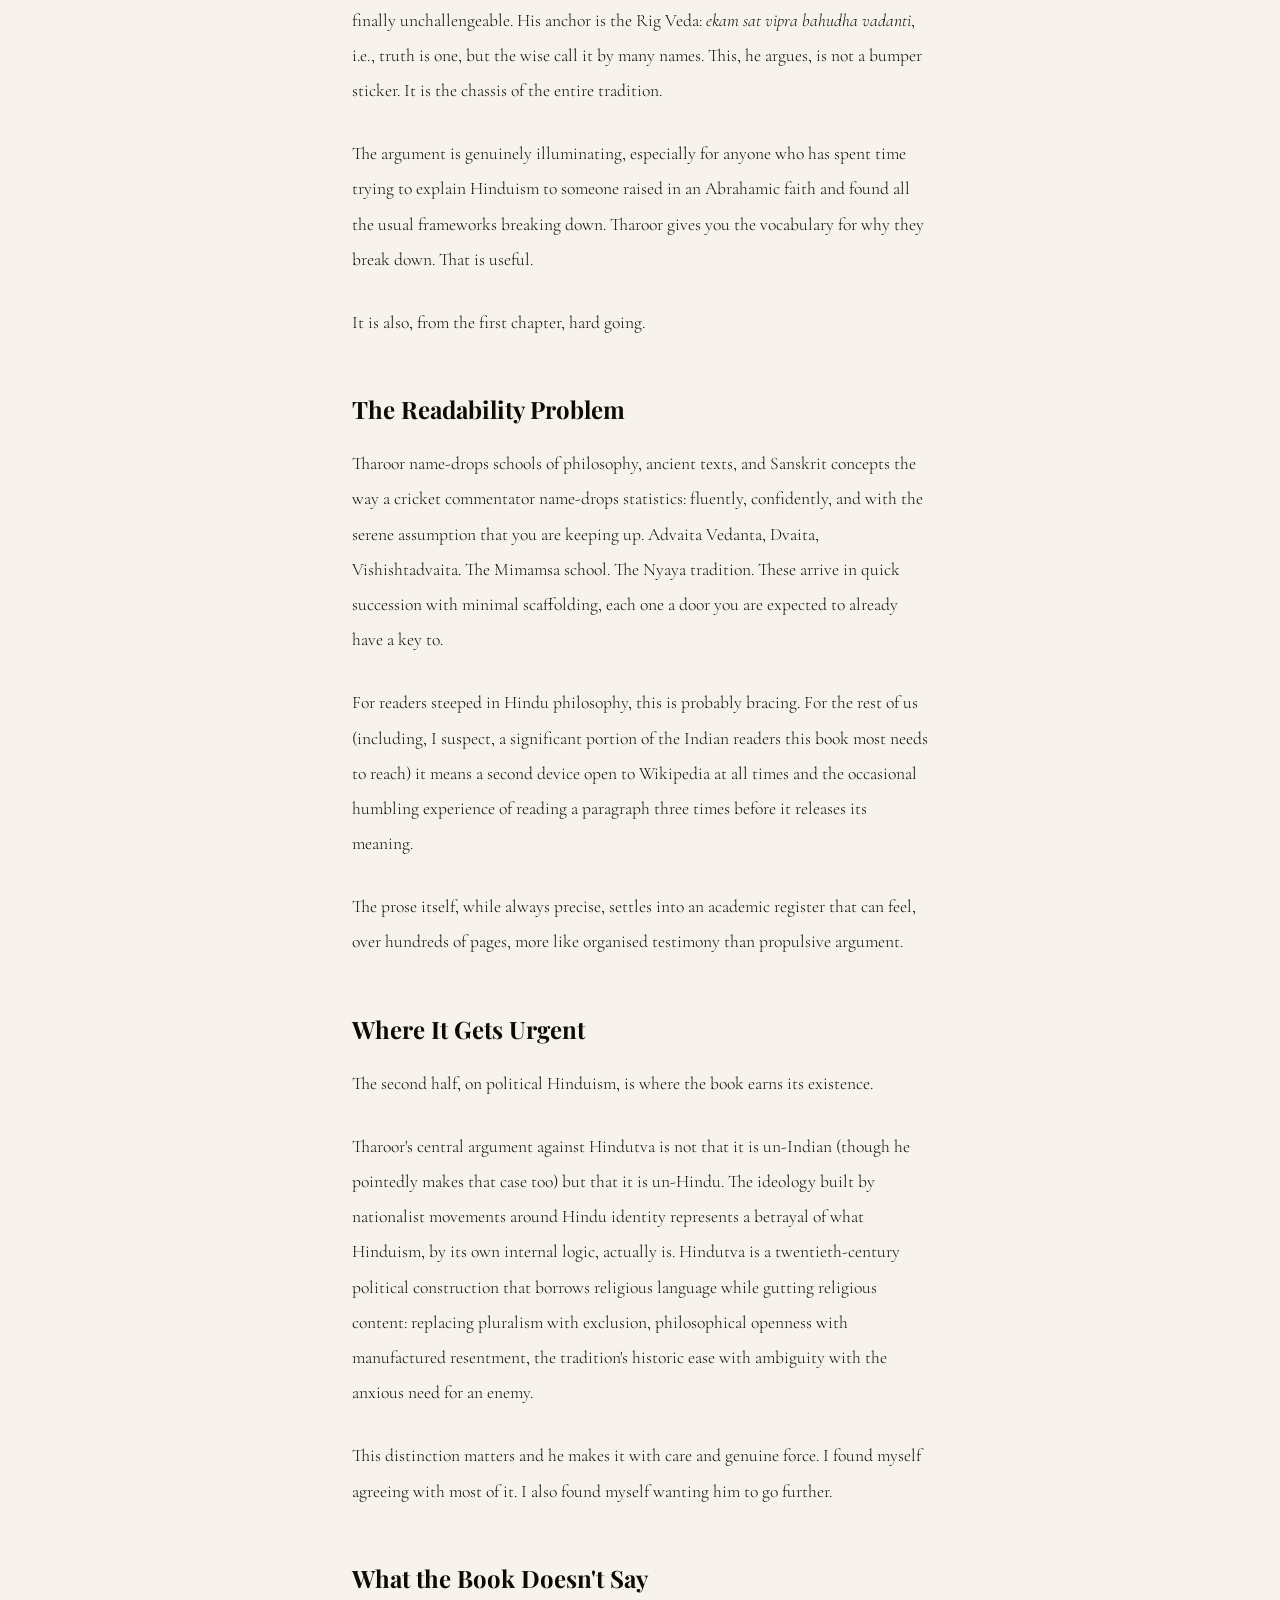
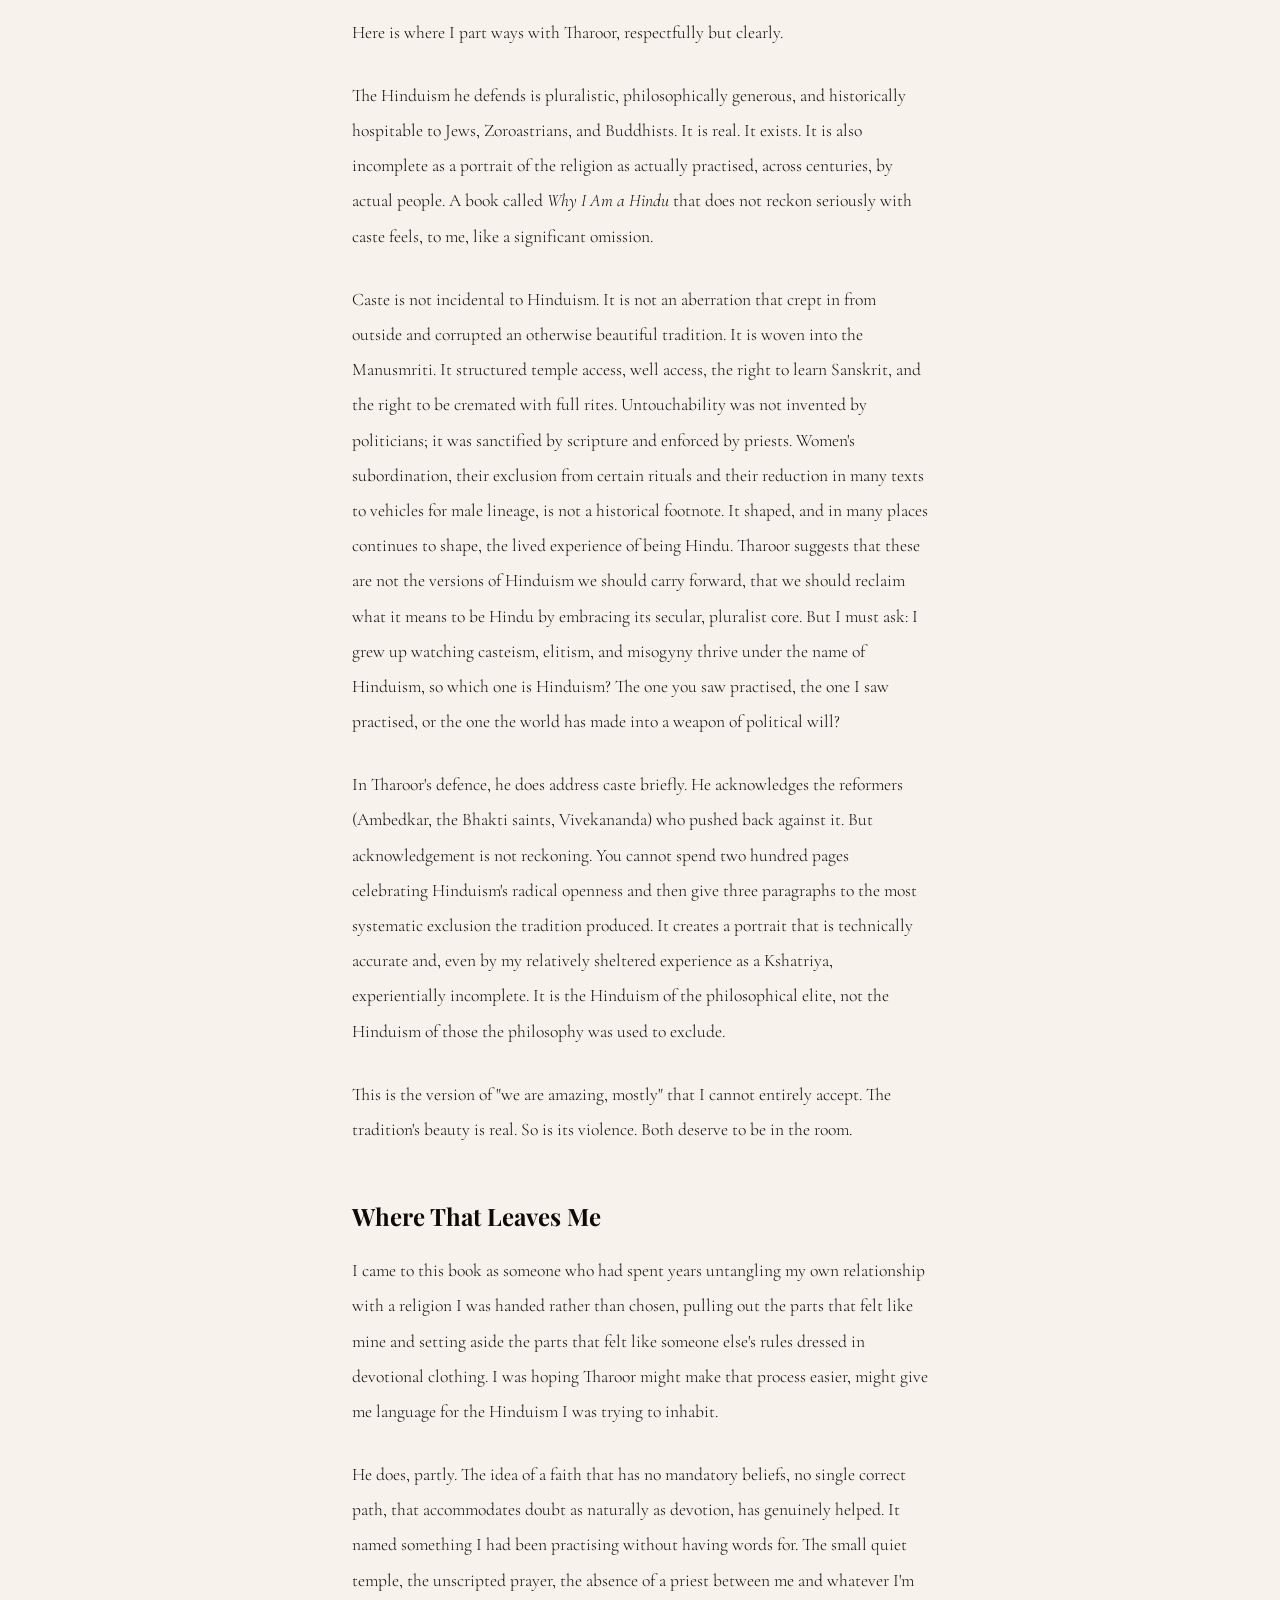
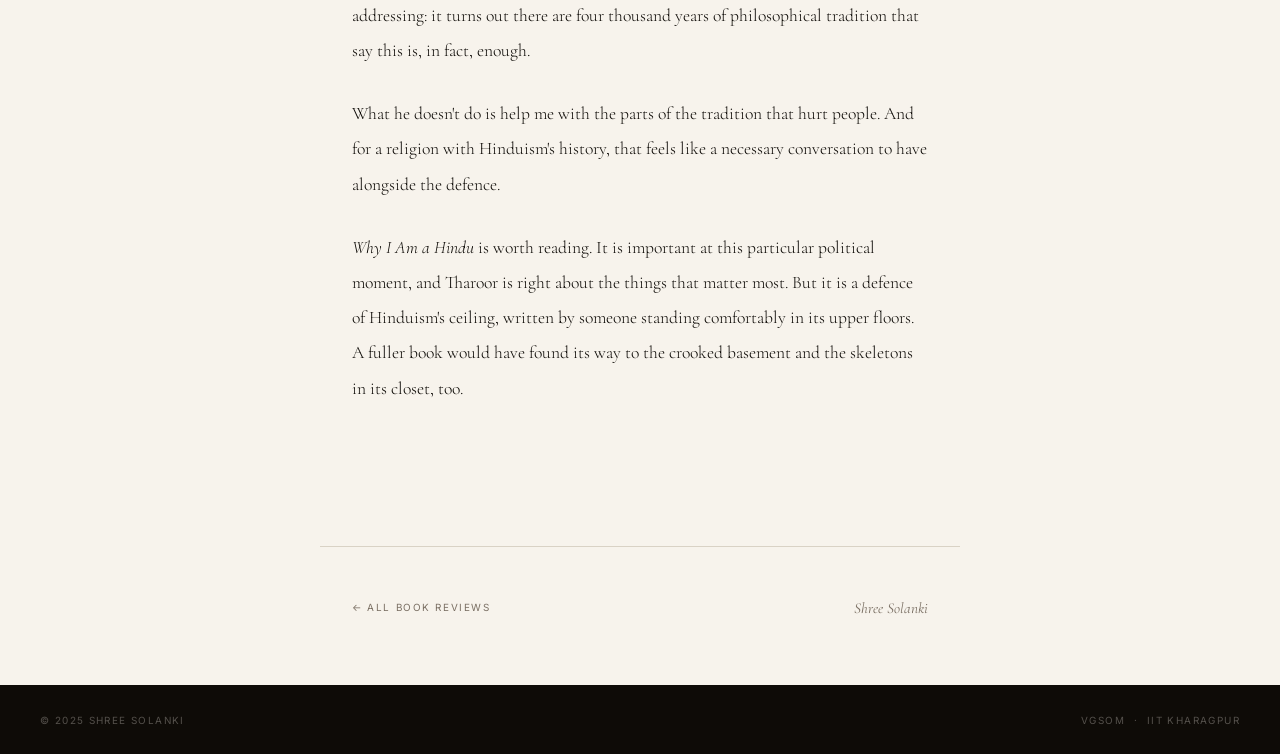
<file: reviews/why-i-am-a-hindu.html>
<!DOCTYPE html>
<html lang="en">
<head>
<meta charset="UTF-8"><meta name="viewport" content="width=device-width, initial-scale=1.0">
<title>Why I Am a Hindu — Shree Solanki</title>
<link rel="stylesheet" href="../style.css">
<style>
a{color:inherit;}
.review-nav{position:fixed;top:0;left:0;right:0;z-index:500;display:flex;justify-content:space-between;align-items:center;padding:0 2.5rem;height:48px;background:var(--ink);border-bottom:1px solid rgba(247,243,236,0.1);}
.review-nav-back{font-family:var(--sans);font-size:.62rem;letter-spacing:.18em;text-transform:uppercase;color:rgba(247,243,236,0.5);text-decoration:none;transition:color .2s;}
.review-nav-back:hover{color:var(--paper);}
.review-nav-title{font-family:var(--sans);font-size:.62rem;letter-spacing:.1em;text-transform:uppercase;color:rgba(247,243,236,0.3);max-width:40ch;overflow:hidden;text-overflow:ellipsis;white-space:nowrap;}
.review-header{padding-top:48px;background:var(--ink);color:var(--paper);}
.review-header-inner{max-width:720px;margin:0 auto;padding:5rem 2rem 4rem;border-bottom:1px solid rgba(247,243,236,0.1);}
.review-tag{font-family:var(--sans);font-size:.62rem;letter-spacing:.2em;text-transform:uppercase;color:var(--red);margin-bottom:1.25rem;}
.review-title{font-family:var(--disp);font-weight:900;font-size:clamp(2rem,5vw,3.5rem);line-height:1;letter-spacing:-.01em;margin-bottom:.75rem;color:var(--paper);}
.review-author{font-family:var(--serif);font-style:italic;font-weight:300;font-size:1.15rem;color:rgba(247,243,236,0.5);margin-bottom:1.5rem;}
.review-stars{font-size:1rem;color:var(--red);letter-spacing:.1em;}
.review-body{max-width:640px;margin:0 auto;padding:5rem 2rem 7rem;}
.review-body p{font-family:var(--serif);font-size:1.1rem;font-weight:300;line-height:2;color:var(--ink);margin-bottom:1.75rem;}
.review-body h2{font-family:var(--disp);font-size:1.5rem;font-weight:700;margin:3rem 0 1rem;}
.review-body blockquote{margin:3rem 0;padding:0 0 0 2rem;border-left:3px solid var(--red);}
.review-body blockquote p{font-style:italic;font-size:1.2rem;line-height:1.6;margin:0;}
.review-body hr{border:none;text-align:center;margin:3.5rem auto;font-size:1.5rem;letter-spacing:.5em;}
.review-body hr::after{content:'· · ·';}
.review-footer-nav{max-width:640px;margin:0 auto 4rem;padding:3rem 2rem 0;border-top:1px solid var(--faint);display:flex;justify-content:space-between;align-items:center;}
.rfn-back{font-family:var(--sans);font-size:.62rem;letter-spacing:.16em;text-transform:uppercase;color:var(--muted);text-decoration:none;transition:color .2s;}
.rfn-back:hover{color:var(--red);}
.rfn-label{font-family:var(--serif);font-style:italic;font-size:.95rem;color:var(--muted);}
</style>
</head>
<body>
<nav class="review-nav">
  <a href="../books.html" class="review-nav-back">← All Book Reviews</a>
  <span class="review-nav-title">Why I Am a Hindu</span>
</nav>
<header class="review-header">
  <div class="review-header-inner">
    <p class="review-tag">Book Review</p>
    <h1 class="review-title">Why I Am a Hindu</h1>
    <p class="review-author">Shashi Tharoor · 2018</p>
    <p class="review-stars">★★★☆☆</p>
  </div>
</header>
<article class="review-body"><h2>A Book About My Religion That Wasn't Quite About Mine</h2>
<p><em>Why I Am a Hindu</em> by Shashi Tharoor | Aleph Book Company, 2018 | 294 pp.</p>
<p>I should tell you upfront what kind of Hindu I am, so you know what kind of reader I brought to this book.</p>
<p>I don't fast. I don't observe the pious months. I can't tell you which deity governs which Tuesday. My kinship with this religion was not, in the beginning, something I chose. Honestly, it was ambient, inherited, pressed into me by a household that observed it with a seriousness I found more suffocating than sacred. What I have now, in my adult life, looks quite different: a small quiet temple, an unhurried offering, a hope for the well-being of the people I love. No priest required. No calendar consulted. Something that feels, finally, mine.</p>
<p>This is the Hinduism I showed up with when I opened Shashi Tharoor's <em>Why I Am a Hindu</em>. And Tharoor's Hinduism, it turns out, is not quite the same thing. This makes the book genuinely interesting to review. It has been more than I expected. But it has also been less than what I needed it to be.</p>
<h2>What He Is Arguing</h2>
<p>The book moves in three acts: Tharoor's personal faith, his anatomy of political Hinduism, and his case for taking the religion back from the forces distorting it.</p>
<p>The personal section is the most disarming. Tharoor (parliamentarian, former UN diplomat, and man who visibly enjoys being the most eloquent person in any room) writes about belief with surprising plainness. He describes a religion without a single founder, a single holy text, a single mandatory creed. A faith less like a doctrine and more like a civilisation: an open-ended conversation running for four thousand years, in which no position is finally heretical because no single truth is finally unchallengeable. His anchor is the Rig Veda: <em>ekam sat vipra bahudha vadanti</em>, i.e., truth is one, but the wise call it by many names. This, he argues, is not a bumper sticker. It is the chassis of the entire tradition.</p>
<p>The argument is genuinely illuminating, especially for anyone who has spent time trying to explain Hinduism to someone raised in an Abrahamic faith and found all the usual frameworks breaking down. Tharoor gives you the vocabulary for why they break down. That is useful.</p>
<p>It is also, from the first chapter, hard going.</p>
<h2>The Readability Problem</h2>
<p>Tharoor name-drops schools of philosophy, ancient texts, and Sanskrit concepts the way a cricket commentator name-drops statistics: fluently, confidently, and with the serene assumption that you are keeping up. Advaita Vedanta, Dvaita, Vishishtadvaita. The Mimamsa school. The Nyaya tradition. These arrive in quick succession with minimal scaffolding, each one a door you are expected to already have a key to.</p>
<p>For readers steeped in Hindu philosophy, this is probably bracing. For the rest of us (including, I suspect, a significant portion of the Indian readers this book most needs to reach) it means a second device open to Wikipedia at all times and the occasional humbling experience of reading a paragraph three times before it releases its meaning.</p>
<p>The prose itself, while always precise, settles into an academic register that can feel, over hundreds of pages, more like organised testimony than propulsive argument.</p>
<h2>Where It Gets Urgent</h2>
<p>The second half, on political Hinduism, is where the book earns its existence.</p>
<p>Tharoor's central argument against Hindutva is not that it is un-Indian (though he pointedly makes that case too) but that it is un-Hindu. The ideology built by nationalist movements around Hindu identity represents a betrayal of what Hinduism, by its own internal logic, actually is. Hindutva is a twentieth-century political construction that borrows religious language while gutting religious content: replacing pluralism with exclusion, philosophical openness with manufactured resentment, the tradition's historic ease with ambiguity with the anxious need for an enemy.</p>
<p>This distinction matters and he makes it with care and genuine force. I found myself agreeing with most of it. I also found myself wanting him to go further.</p>
<h2>What the Book Doesn't Say</h2>
<p>Here is where I part ways with Tharoor, respectfully but clearly.</p>
<p>The Hinduism he defends is pluralistic, philosophically generous, and historically hospitable to Jews, Zoroastrians, and Buddhists. It is real. It exists. It is also incomplete as a portrait of the religion as actually practised, across centuries, by actual people. A book called <em>Why I Am a Hindu</em> that does not reckon seriously with caste feels, to me, like a significant omission.</p>
<p>Caste is not incidental to Hinduism. It is not an aberration that crept in from outside and corrupted an otherwise beautiful tradition. It is woven into the Manusmriti. It structured temple access, well access, the right to learn Sanskrit, and the right to be cremated with full rites. Untouchability was not invented by politicians; it was sanctified by scripture and enforced by priests. Women's subordination, their exclusion from certain rituals and their reduction in many texts to vehicles for male lineage, is not a historical footnote. It shaped, and in many places continues to shape, the lived experience of being Hindu. Tharoor suggests that these are not the versions of Hinduism we should carry forward, that we should reclaim what it means to be Hindu by embracing its secular, pluralist core. But I must ask: I grew up watching casteism, elitism, and misogyny thrive under the name of Hinduism, so which one is Hinduism? The one you saw practised, the one I saw practised, or the one the world has made into a weapon of political will?</p>
<p>In Tharoor's defence, he does address caste briefly. He acknowledges the reformers (Ambedkar, the Bhakti saints, Vivekananda) who pushed back against it. But acknowledgement is not reckoning. You cannot spend two hundred pages celebrating Hinduism's radical openness and then give three paragraphs to the most systematic exclusion the tradition produced. It creates a portrait that is technically accurate and, even by my relatively sheltered experience as a Kshatriya, experientially incomplete. It is the Hinduism of the philosophical elite, not the Hinduism of those the philosophy was used to exclude.</p>
<p>This is the version of "we are amazing, mostly" that I cannot entirely accept. The tradition's beauty is real. So is its violence. Both deserve to be in the room.</p>
<h2>Where That Leaves Me</h2>
<p>I came to this book as someone who had spent years untangling my own relationship with a religion I was handed rather than chosen, pulling out the parts that felt like mine and setting aside the parts that felt like someone else's rules dressed in devotional clothing. I was hoping Tharoor might make that process easier, might give me language for the Hinduism I was trying to inhabit.</p>
<p>He does, partly. The idea of a faith that has no mandatory beliefs, no single correct path, that accommodates doubt as naturally as devotion, has genuinely helped. It named something I had been practising without having words for. The small quiet temple, the unscripted prayer, the absence of a priest between me and whatever I'm addressing: it turns out there are four thousand years of philosophical tradition that say this is, in fact, enough.</p>
<p>What he doesn't do is help me with the parts of the tradition that hurt people. And for a religion with Hinduism's history, that feels like a necessary conversation to have alongside the defence.</p>
<p><em>Why I Am a Hindu</em> is worth reading. It is important at this particular political moment, and Tharoor is right about the things that matter most. But it is a defence of Hinduism's ceiling, written by someone standing comfortably in its upper floors. A fuller book would have found its way to the crooked basement and the skeletons in its closet, too.</p></article>
<div class="review-footer-nav">
  <a href="../books.html" class="rfn-back">← All book reviews</a>
  <span class="rfn-label">Shree Solanki</span>
</div>
<footer><p>&copy; 2025 Shree Solanki</p><p>VGSOM &nbsp;·&nbsp; IIT Kharagpur</p></footer>
</body></html>
</file>
<file: style.css>
@import url('https://fonts.googleapis.com/css2?family=Playfair+Display:ital,wght@0,700;0,900;1,700&family=Cormorant+Garamond:ital,wght@0,300;0,400;0,600;1,300;1,400&family=Inter:wght@300;400;500&display=swap');

*, *::before, *::after { margin: 0; padding: 0; box-sizing: border-box; }

:root {
  --ink:      #0E0B07;
  --paper:    #F7F3EC;
  --cream:    #EDE8DC;
  --red:      #C0320F;
  --muted:    #7A6F63;
  --faint:    #D9D2C5;
  --rule:     #1A1208;
  --serif:    'Cormorant Garamond', Georgia, serif;
  --disp:     'Playfair Display', Georgia, serif;
  --sans:     'Inter', system-ui, sans-serif;
}

html { scroll-behavior: smooth; }

body {
  background: var(--paper);
  color: var(--ink);
  font-family: var(--serif);
  font-size: 18px;
  line-height: 1.75;
  overflow-x: hidden;
}

/* ── NAV ── */
nav {
  position: fixed;
  top: 0; left: 0; right: 0;
  z-index: 500;
  height: 48px;
  display: flex;
  align-items: center;
  justify-content: space-between;
  padding: 0 2.5rem;
  background: var(--ink);
  border-bottom: 1px solid rgba(255,255,255,0.08);
}

.nav-logo {
  font-family: var(--sans);
  font-size: 0.7rem;
  font-weight: 500;
  letter-spacing: 0.22em;
  color: var(--paper);
  text-decoration: none;
  text-transform: uppercase;
}

.nav-links { display: flex; gap: 2.5rem; list-style: none; }

.nav-links a {
  font-family: var(--sans);
  font-size: 0.7rem;
  font-weight: 400;
  letter-spacing: 0.14em;
  text-transform: uppercase;
  color: rgba(247,243,236,0.5);
  text-decoration: none;
  transition: color 0.2s;
}
.nav-links a:hover { color: var(--paper); }

/* ── HERO ── */
.hero {
  min-height: 100svh;
  padding-top: 48px;
  display: grid;
  grid-template-rows: auto 1fr auto;
  background: var(--ink);
  color: var(--paper);
}

.hero-rule {
  border: none;
  border-top: 1px solid rgba(247,243,236,0.12);
  margin: 0 2.5rem;
}

.hero-dateline {
  display: flex;
  justify-content: space-between;
  align-items: center;
  padding: 0.75rem 2.5rem;
  border-bottom: 1px solid rgba(247,243,236,0.12);
}

.hero-dateline span {
  font-family: var(--sans);
  font-size: 0.65rem;
  letter-spacing: 0.18em;
  text-transform: uppercase;
  color: rgba(247,243,236,0.4);
}

.hero-dateline .issue-num {
  color: var(--red);
  font-family: var(--sans);
  font-size: 0.65rem;
  letter-spacing: 0.18em;
  text-transform: uppercase;
}

/* Main hero body: split columns */
.hero-body {
  display: grid;
  grid-template-columns: 1fr 3px 1fr;
  align-items: stretch;
  padding: 0 2.5rem;
  gap: 0;
}

.hero-col-divider {
  background: rgba(247,243,236,0.1);
  margin: 3rem 0;
}

.hero-left {
  padding: 3.5rem 3rem 3.5rem 0;
  display: flex;
  flex-direction: column;
  justify-content: space-between;
}

.hero-right {
  padding: 3.5rem 0 3.5rem 3rem;
  display: flex;
  flex-direction: column;
  justify-content: flex-end;
}

.hero-kicker {
  font-family: var(--sans);
  font-size: 0.65rem;
  letter-spacing: 0.2em;
  text-transform: uppercase;
  color: var(--red);
  margin-bottom: 1.5rem;
}

.hero-name {
  font-family: var(--disp);
  font-weight: 900;
  font-size: clamp(5rem, 10vw, 10rem);
  line-height: 0.9;
  letter-spacing: -0.01em;
  color: var(--paper);
}

.hero-tagline {
  font-family: var(--serif);
  font-style: italic;
  font-weight: 300;
  font-size: clamp(1.3rem, 2vw, 1.65rem);
  line-height: 1.55;
  color: rgba(247,243,236,0.65);
  max-width: 32ch;
}

.hero-descriptor {
  font-family: var(--sans);
  font-size: 0.72rem;
  letter-spacing: 0.08em;
  color: rgba(247,243,236,0.35);
  line-height: 1.9;
  text-transform: uppercase;
  margin-bottom: 2.5rem;
}

.hero-cta {
  display: flex;
  gap: 0.75rem;
}

/* ── HERO FOOTER BAR ── */
.hero-footer-bar {
  border-top: 1px solid rgba(247,243,236,0.12);
  padding: 1rem 2.5rem;
  display: flex;
  gap: 3rem;
}

.hero-footer-bar a {
  font-family: var(--sans);
  font-size: 0.65rem;
  letter-spacing: 0.16em;
  text-transform: uppercase;
  color: rgba(247,243,236,0.35);
  text-decoration: none;
  transition: color 0.2s;
}
.hero-footer-bar a:hover { color: var(--paper); }

/* ── SECTION SHARED ── */
section {
  padding: 6rem 2.5rem;
  border-top: 3px solid var(--ink);
  position: relative;
}

.section-header {
  display: flex;
  align-items: baseline;
  gap: 2rem;
  margin-bottom: 4rem;
  padding-bottom: 1.5rem;
  border-bottom: 1px solid var(--faint);
}

.section-label {
  font-family: var(--disp);
  font-size: clamp(2.5rem, 5vw, 4.5rem);
  font-weight: 700;
  letter-spacing: -0.01em;
  color: var(--ink);
  line-height: 1;
}

.section-sub {
  font-family: var(--serif);
  font-style: italic;
  font-weight: 300;
  font-size: 1rem;
  color: var(--muted);
}

/* ── BUTTONS ── */
.btn-primary {
  font-family: var(--sans);
  font-size: 0.7rem;
  font-weight: 500;
  letter-spacing: 0.15em;
  text-transform: uppercase;
  color: var(--ink);
  background: var(--paper);
  padding: 0.75rem 2rem;
  text-decoration: none;
  display: inline-block;
  transition: background 0.2s, color 0.2s;
}
.btn-primary:hover { background: var(--red); color: var(--paper); }

.btn-ghost {
  font-family: var(--sans);
  font-size: 0.7rem;
  font-weight: 400;
  letter-spacing: 0.15em;
  text-transform: uppercase;
  color: rgba(247,243,236,0.5);
  background: transparent;
  padding: 0.75rem 2rem;
  text-decoration: none;
  display: inline-block;
  border: 1px solid rgba(247,243,236,0.2);
  transition: border-color 0.2s, color 0.2s;
}
.btn-ghost:hover { border-color: var(--paper); color: var(--paper); }

/* ── ABOUT ── */
#about { background: var(--paper); }

.about-grid {
  display: grid;
  grid-template-columns: 260px 1fr;
  gap: 5rem;
  max-width: 1100px;
  align-items: start;
}

.about-photo-wrap { position: relative; }

.about-photo {
  width: 100%;
  aspect-ratio: 3/4;
  object-fit: cover;
  object-position: top center;
  display: block;
  filter: grayscale(20%) contrast(1.05);
}

.about-photo-caption {
  font-family: var(--sans);
  font-size: 0.62rem;
  letter-spacing: 0.12em;
  text-transform: uppercase;
  color: var(--muted);
  margin-top: 0.75rem;
}

.about-pull {
  font-family: var(--disp);
  font-size: clamp(1.5rem, 2.5vw, 2.2rem);
  font-weight: 700;
  line-height: 1.3;
  color: var(--ink);
  margin-bottom: 2rem;
  padding-bottom: 2rem;
  border-bottom: 1px solid var(--faint);
}
.about-pull em { font-style: italic; font-weight: 700; color: var(--red); }

.about-text p {
  font-size: 1rem;
  font-weight: 300;
  line-height: 2;
  color: var(--ink);
  margin-bottom: 1.25rem;
}
.about-text p strong { font-weight: 600; }

.about-facts { margin-top: 2.5rem; display: flex; flex-direction: column; }

.fact-row {
  display: grid;
  grid-template-columns: 90px 1fr;
  gap: 1.5rem;
  padding: 0.9rem 0;
  border-bottom: 1px solid var(--faint);
  align-items: baseline;
}
.fact-row:first-child { border-top: 1px solid var(--faint); }
.fact-label {
  font-family: var(--sans);
  font-size: 0.62rem;
  letter-spacing: 0.14em;
  text-transform: uppercase;
  color: var(--red);
}
.fact-value {
  font-family: var(--serif);
  font-size: 0.95rem;
  font-weight: 300;
  color: var(--ink);
  line-height: 1.5;
}

/* ── WRITING ── */
#writing { background: var(--cream); }

.writing-grid {
  display: grid;
  grid-template-columns: repeat(3, 1fr);
  border-left: 1px solid var(--faint);
  border-top: 1px solid var(--faint);
  max-width: 1100px;
}

.writing-card {
  padding: 2rem 1.75rem;
  border-right: 1px solid var(--faint);
  border-bottom: 1px solid var(--faint);
  text-decoration: none;
  color: var(--ink);
  display: flex;
  flex-direction: column;
  transition: background 0.2s;
  position: relative;
}
.writing-card:hover { background: var(--paper); }
.writing-card:hover .writing-arrow { opacity: 1; }

.writing-tag {
  font-family: var(--sans);
  font-size: 0.6rem;
  letter-spacing: 0.18em;
  text-transform: uppercase;
  color: var(--red);
  margin-bottom: 0.85rem;
}
.writing-title {
  font-family: var(--disp);
  font-size: 1.15rem;
  font-weight: 700;
  line-height: 1.25;
  margin-bottom: 0.85rem;
  flex: 1;
  color: var(--ink);
}
.writing-excerpt {
  font-family: var(--serif);
  font-style: italic;
  font-size: 0.9rem;
  font-weight: 300;
  color: var(--muted);
  line-height: 1.7;
  margin-bottom: 1.5rem;
}
.writing-meta {
  font-family: var(--sans);
  font-size: 0.6rem;
  letter-spacing: 0.1em;
  color: var(--muted);
  text-transform: uppercase;
  margin-top: auto;
  opacity: 0.6;
}
.writing-arrow {
  position: absolute;
  top: 1.5rem; right: 1.5rem;
  font-size: 1rem;
  color: var(--red);
  opacity: 0;
  transition: opacity 0.2s;
}

/* ── BOOKS ── */
#books { background: var(--ink); color: var(--paper); border-color: var(--red); }

#books .section-label { color: var(--paper); }
#books .section-sub { color: rgba(247,243,236,0.45); }
#books .section-header { border-bottom-color: rgba(247,243,236,0.1); }

.books-list { max-width: 860px; }

.book-item {
  display: grid;
  grid-template-columns: 3.5rem 1fr auto;
  gap: 2rem;
  align-items: start;
  padding: 2.25rem 0;
  border-bottom: 1px solid rgba(247,243,236,0.1);
}
.book-item:first-child { border-top: 1px solid rgba(247,243,236,0.1); }

.book-num {
  font-family: var(--disp);
  font-size: 2.5rem;
  line-height: 1;
  color: rgba(247,243,236,0.12);
  font-weight: 900;
}
.book-title {
  font-family: var(--disp);
  font-size: 1.15rem;
  font-weight: 700;
  margin-bottom: 0.2rem;
  line-height: 1.2;
  color: var(--paper);
}
.book-author {
  font-family: var(--sans);
  font-size: 0.65rem;
  letter-spacing: 0.12em;
  text-transform: uppercase;
  color: rgba(247,243,236,0.4);
  margin-bottom: 0.85rem;
}
.book-review {
  font-family: var(--serif);
  font-size: 0.95rem;
  font-weight: 300;
  line-height: 1.85;
  color: rgba(247,243,236,0.65);
}
.book-rating {
  font-size: 0.8rem;
  color: var(--red);
  white-space: nowrap;
  padding-top: 0.25rem;
  letter-spacing: 0.05em;
}

/* ── PROJECTS ── */
#projects { background: var(--paper); }

.projects-grid {
  display: grid;
  grid-template-columns: 1fr 1fr;
  gap: 1px;
  background: var(--faint);
  border: 1px solid var(--faint);
  max-width: 1100px;
}

.project-card {
  background: var(--paper);
  padding: 2.5rem;
  text-decoration: none;
  color: var(--ink);
  display: flex;
  flex-direction: column;
  gap: 0.75rem;
  transition: background 0.2s;
  position: relative;
  overflow: hidden;
}
.project-card:hover { background: var(--cream); }
.project-card:hover .project-arrow { opacity: 1; transform: translate(3px,-3px); }
.project-card:hover::after { transform: scaleX(1); }
.project-card::after {
  content: '';
  position: absolute;
  bottom: 0; left: 0; right: 0;
  height: 3px;
  background: var(--red);
  transform: scaleX(0);
  transform-origin: left;
  transition: transform 0.25s ease;
}

.project-category {
  font-family: var(--sans);
  font-size: 0.6rem;
  letter-spacing: 0.16em;
  text-transform: uppercase;
  color: var(--red);
}
.project-title {
  font-family: var(--disp);
  font-size: 1.3rem;
  font-weight: 700;
  line-height: 1.2;
  color: var(--ink);
}
.project-desc {
  font-family: var(--serif);
  font-size: 0.95rem;
  font-weight: 300;
  color: var(--muted);
  line-height: 1.85;
  flex: 1;
}
.project-tags { display: flex; flex-wrap: wrap; gap: 0.4rem; margin-top: 0.5rem; }
.project-tag {
  font-family: var(--sans);
  font-size: 0.6rem;
  letter-spacing: 0.1em;
  text-transform: uppercase;
  padding: 0.25rem 0.65rem;
  border: 1px solid var(--faint);
  color: var(--muted);
}
.project-arrow {
  position: absolute;
  top: 2rem; right: 2rem;
  font-size: 1.1rem;
  color: var(--red);
  opacity: 0;
  transition: opacity 0.2s, transform 0.2s;
}

/* ── CONTACT ── */
#contact { background: var(--cream); }

.contact-inner { max-width: 700px; }

.contact-headline {
  font-family: var(--disp);
  font-weight: 900;
  font-size: clamp(3rem, 7vw, 7rem);
  line-height: 0.88;
  letter-spacing: -0.02em;
  color: var(--ink);
  margin-bottom: 1rem;
}
.contact-headline em {
  font-style: italic;
  font-weight: 700;
  display: block;
  color: var(--red);
}

.contact-links {
  display: flex;
  flex-direction: column;
  border-top: 1px solid var(--faint);
  margin-top: 3.5rem;
}
.contact-link {
  display: flex;
  justify-content: space-between;
  align-items: center;
  padding: 1.25rem 0;
  border-bottom: 1px solid var(--faint);
  text-decoration: none;
  color: var(--ink);
  transition: padding-left 0.2s;
}
.contact-link:hover { padding-left: 0.75rem; }
.contact-link:hover .cl-label { color: var(--red); }

.cl-label {
  font-family: var(--disp);
  font-size: 1.1rem;
  font-weight: 700;
  transition: color 0.2s;
}
.cl-sub {
  font-family: var(--sans);
  font-size: 0.65rem;
  letter-spacing: 0.1em;
  text-transform: uppercase;
  color: var(--muted);
  margin-top: 0.1rem;
}
.cl-arrow { font-size: 1.1rem; color: var(--muted); flex-shrink: 0; }

/* ── FOOTER ── */
footer {
  border-top: 3px solid var(--ink);
  padding: 1.5rem 2.5rem;
  display: flex;
  justify-content: space-between;
  align-items: center;
  background: var(--ink);
}
footer p {
  font-family: var(--sans);
  font-size: 0.62rem;
  letter-spacing: 0.14em;
  text-transform: uppercase;
  color: rgba(247,243,236,0.3);
}

/* ── ANIMATIONS ── */
@keyframes fadeUp {
  from { opacity: 0; transform: translateY(20px); }
  to   { opacity: 1; transform: translateY(0); }
}
.hero-kicker    { animation: fadeUp 0.5s 0.1s ease both; }
.hero-name      { animation: fadeUp 0.6s 0.2s ease both; }
.hero-tagline   { animation: fadeUp 0.5s 0.35s ease both; }
.hero-descriptor { animation: fadeUp 0.5s 0.3s ease both; }
.hero-cta       { animation: fadeUp 0.5s 0.45s ease both; }

/* ── RESPONSIVE ── */
@media (max-width: 860px) {
  nav { padding: 0 1.25rem; }
  .hero-body { grid-template-columns: 1fr; padding: 0 1.25rem; }
  .hero-col-divider { display: none; }
  .hero-dateline { padding: 0.75rem 1.25rem; }
  .hero-footer-bar { padding: 1rem 1.25rem; gap: 1.5rem; }
  .hero-left { padding: 2.5rem 0; }
  .hero-right { padding: 0 0 2.5rem 0; }
  section { padding: 4rem 1.25rem; }
  .about-grid { grid-template-columns: 1fr; gap: 2.5rem; }
  .about-photo { aspect-ratio: 4/3; }
  .writing-grid { grid-template-columns: 1fr; }
  .book-item { grid-template-columns: 3rem 1fr; }
  .book-rating { grid-column: 2; }
  .projects-grid { grid-template-columns: 1fr; }
  footer { padding: 1.5rem 1.25rem; flex-direction: column; gap: 0.4rem; text-align: center; }
}
@media (max-width: 500px) {
  .hero-name { font-size: clamp(4rem, 18vw, 6rem); }
  .hero-cta { flex-direction: column; }
  .btn-primary, .btn-ghost { text-align: center; }
}
@media (prefers-reduced-motion: reduce) {
  .hero-kicker, .hero-name, .hero-tagline, .hero-descriptor, .hero-cta { animation: none; }
}
/* ── BOOK READ MORE LINK ── */
.book-read-more {
  display: inline-block;
  margin-top: 0.85rem;
  font-family: var(--sans);
  font-size: 0.62rem;
  letter-spacing: 0.16em;
  text-transform: uppercase;
  color: rgba(247,243,236,0.4);
  text-decoration: none;
  transition: color 0.2s;
}
.book-read-more:hover { color: var(--paper); }

/* ── SEE ALL LINK (books + writing sections) ── */
.section-see-all {
  display: inline-flex;
  align-items: center;
  gap: 0.5rem;
  margin-top: 3rem;
  font-family: var(--sans);
  font-size: 0.65rem;
  letter-spacing: 0.18em;
  text-transform: uppercase;
  text-decoration: none;
  transition: gap 0.2s;
}
#books .section-see-all { color: rgba(247,243,236,0.5); }
#books .section-see-all:hover { color: var(--paper); gap: 0.75rem; }
#writing .section-see-all { color: var(--muted); }
#writing .section-see-all:hover { color: var(--red); gap: 0.75rem; }
</file>
